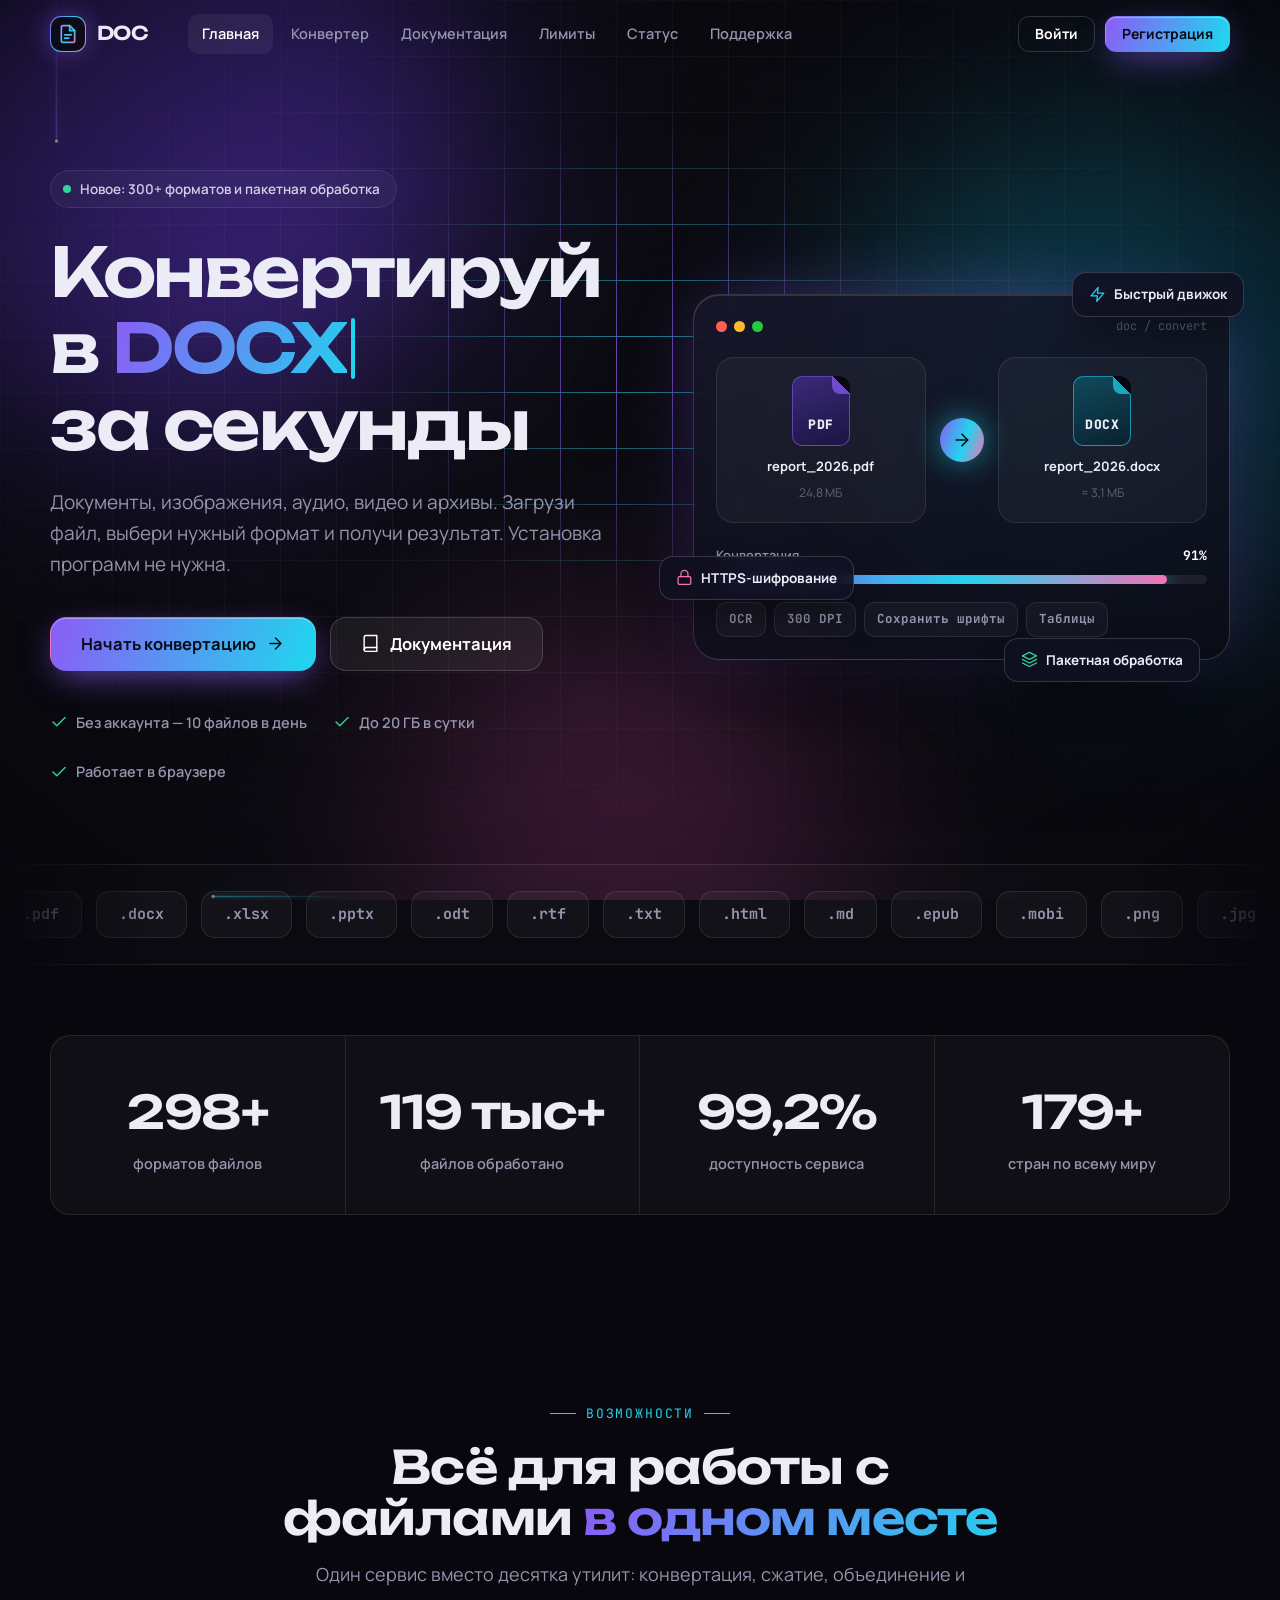
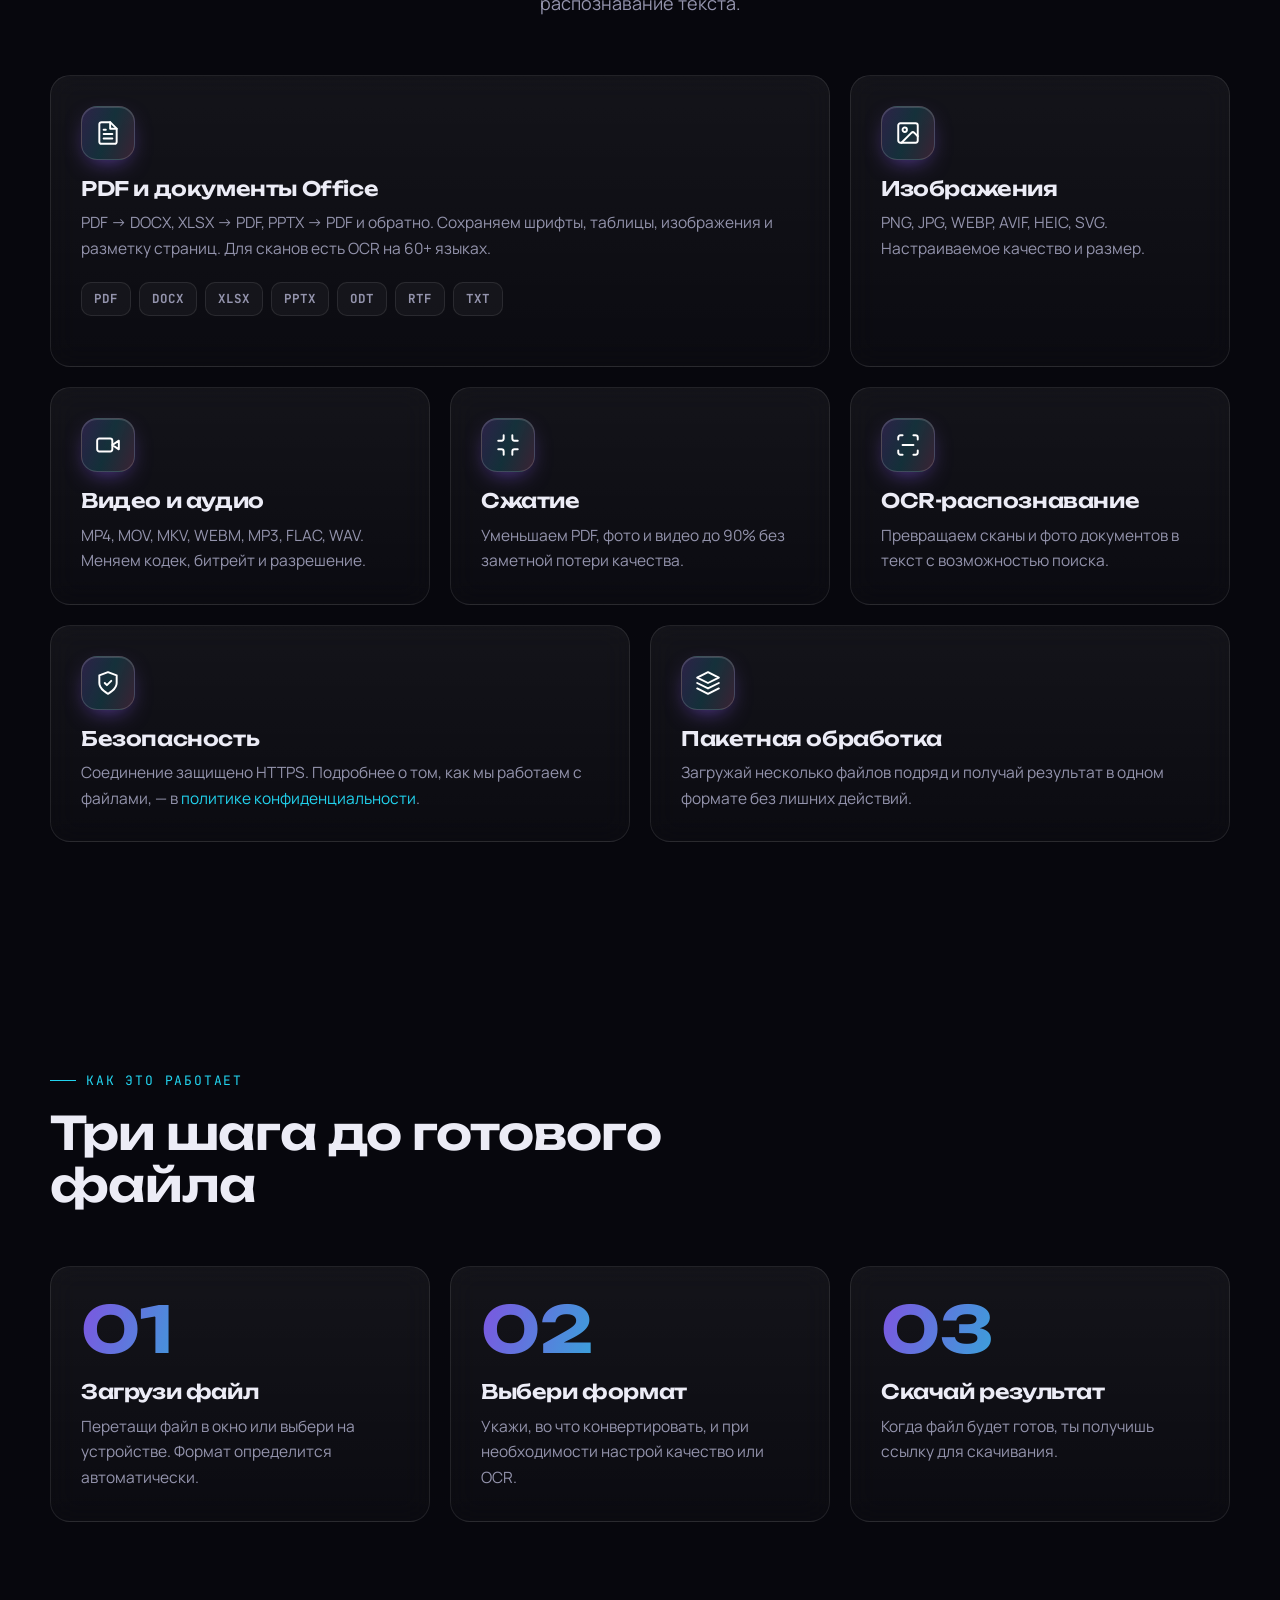
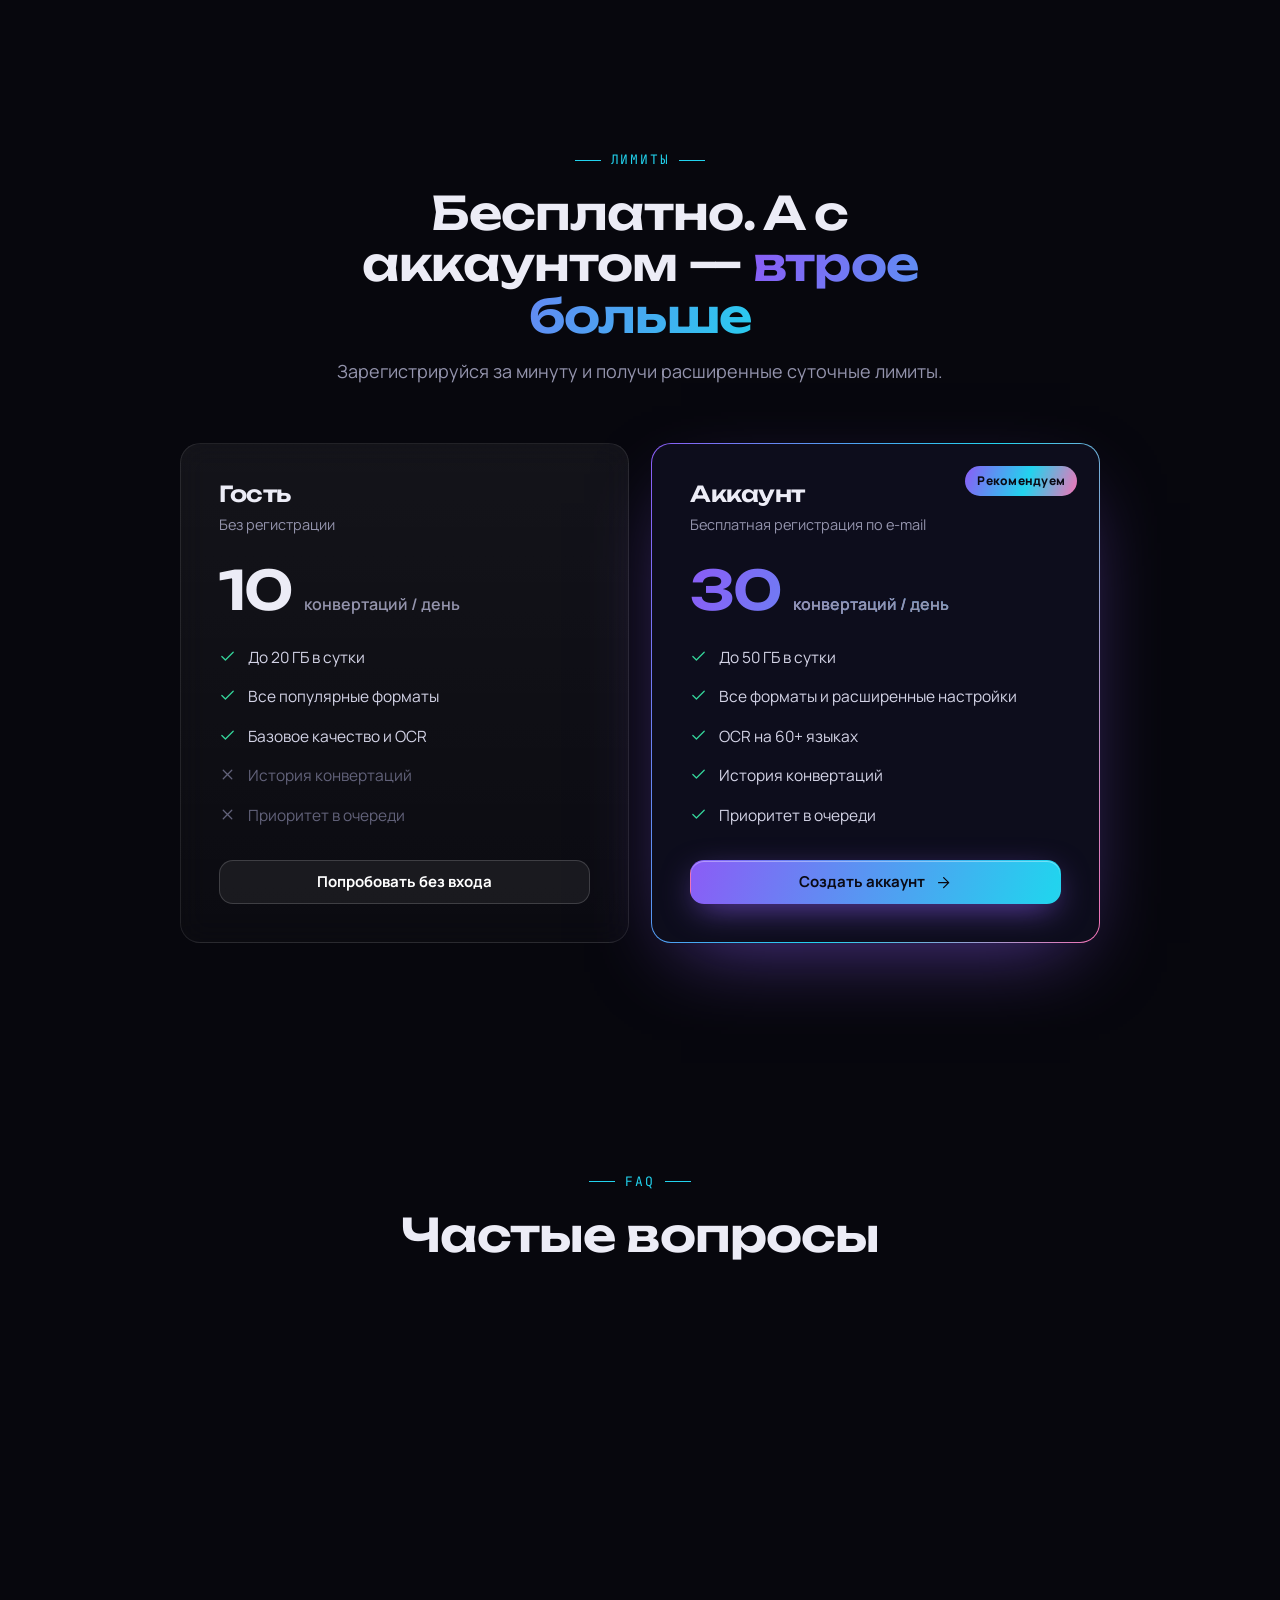
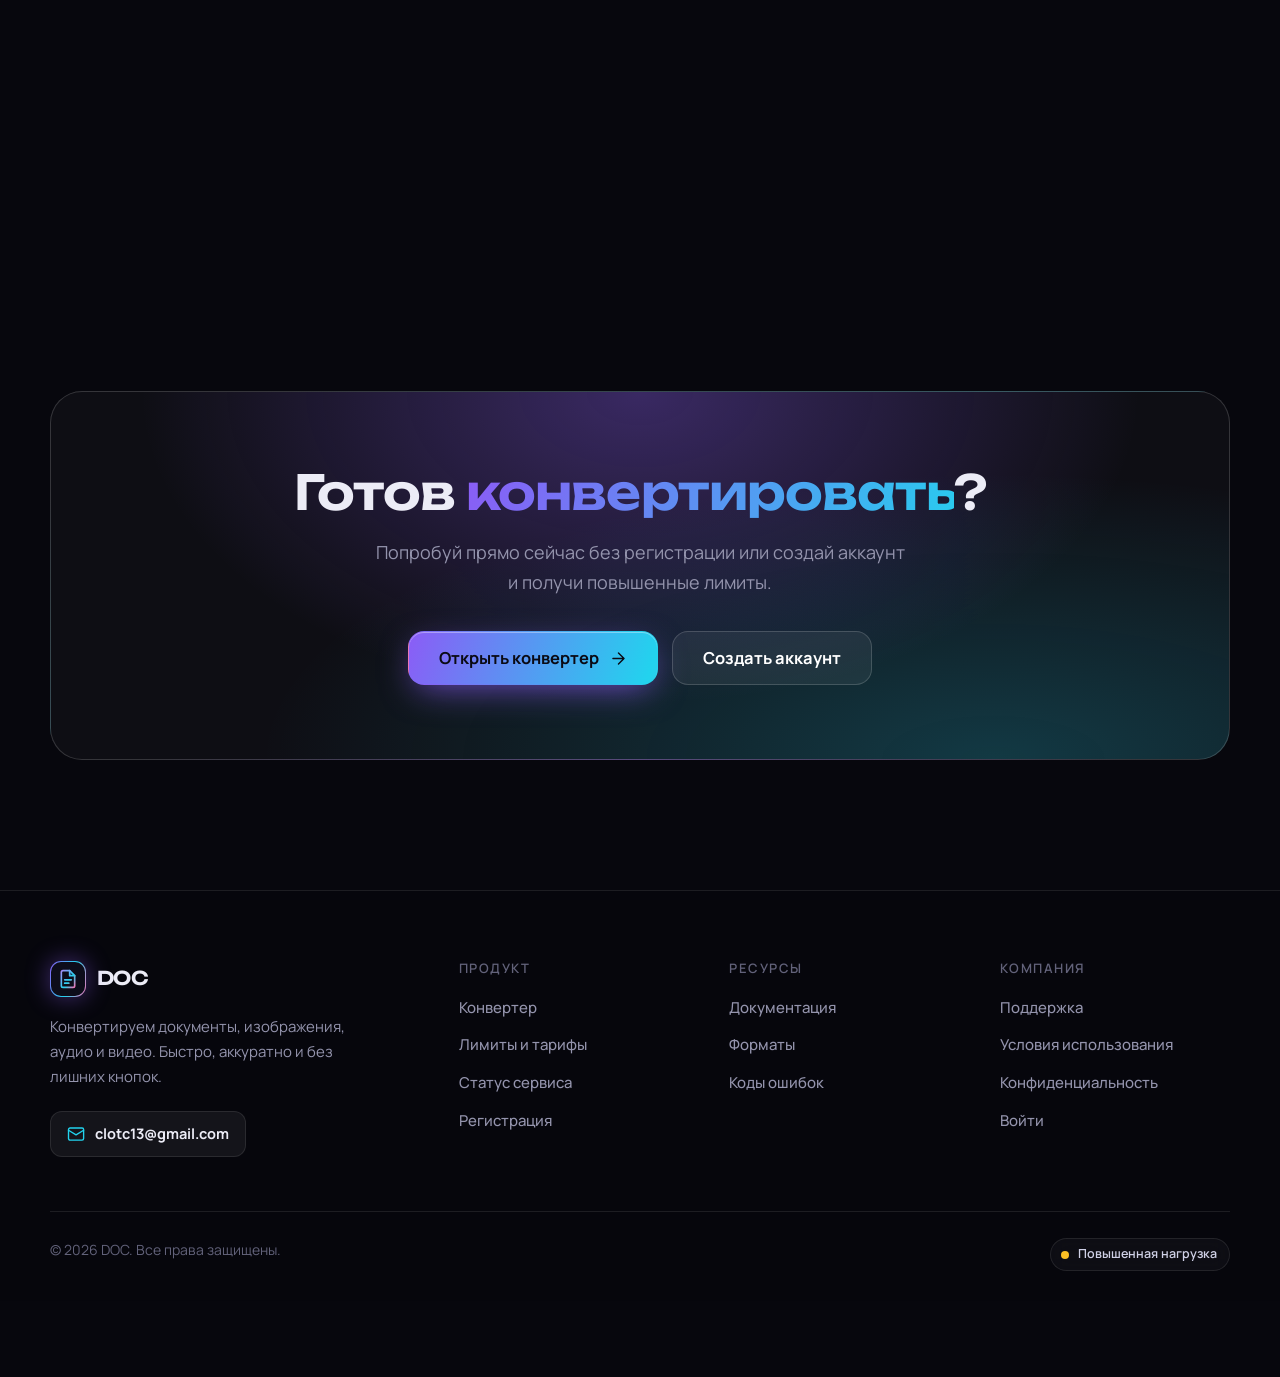
<file: index.html>
<!doctype html>
<html lang="ru">
<head>
  <meta charset="utf-8">
  <meta name="viewport" content="width=device-width, initial-scale=1">
  <title>DOC — конвертер файлов онлайн: PDF, DOCX, изображения, аудио, видео</title>
  <meta name="description" content="DOC конвертирует 300+ форматов: PDF, DOCX, PNG, MP4, MP3 и другие. Быстро, удобно, без установки программ.">
  <meta name="theme-color" content="#07070d">
  <link rel="icon" href="assets/favicon.svg" type="image/svg+xml">
  <link rel="preconnect" href="https://fonts.googleapis.com">
  <link rel="preconnect" href="https://fonts.gstatic.com" crossorigin>
  <link href="https://fonts.googleapis.com/css2?family=JetBrains+Mono:wght@500;700;800&family=Manrope:wght@400;500;600;700;800&family=Unbounded:wght@500;600;700&display=swap&subset=cyrillic" rel="stylesheet">
  <link rel="stylesheet" href="css/style.css">
</head>
<body data-page="home">
<div id="site-header"></div>

<main>
  <!-- HERO -->
  <section class="hero">
    <div class="container hero-inner">
      <div>
        <span class="badge reveal"><span class="dot"></span>Новое: 300+ форматов и пакетная обработка</span>
        <h1 class="reveal" style="--d:.08s">Конвертируй<br>в <span class="grad-text typed" data-typed="PDF|DOCX|PNG|MP4|MP3|XLSX|WEBP|EPUB">PDF</span><span class="caret"></span><br>за секунды</h1>
        <p class="lead reveal" style="--d:.16s">Документы, изображения, аудио, видео и архивы. Загрузи файл, выбери нужный формат и получи результат. Установка программ не нужна.</p>
        <div class="hero-cta reveal" style="--d:.24s">
          <a class="btn primary lg" href="convert.html">Начать конвертацию <i data-i="arrow-right"></i></a>
          <a class="btn lg" href="docs.html"><i data-i="book"></i>Документация</a>
        </div>
        <div class="hero-meta reveal" style="--d:.32s">
          <span><i data-i="check"></i>Без аккаунта — 10 файлов в день</span>
          <span><i data-i="check"></i>До 20 ГБ в сутки</span>
          <span><i data-i="check"></i>Работает в браузере</span>
        </div>
      </div>

      <div class="visual reveal" style="--d:.2s">
        <div class="float-chip f1"><i data-i="zap"></i>Быстрый движок</div>
        <div class="float-chip f2"><i data-i="lock"></i>HTTPS-шифрование</div>
        <div class="float-chip f3"><i data-i="layers"></i>Пакетная обработка</div>
        <div class="mock" data-tilt>
          <div class="mock-bar"><i></i><i></i><i></i><span>doc / convert</span></div>
          <div class="mock-row">
            <div class="file-tile"><div class="ext">PDF</div><b>report_2026.pdf</b><small>24,8 МБ</small></div>
            <div class="mock-arrow"><i data-i="arrow-right"></i></div>
            <div class="file-tile to"><div class="ext">DOCX</div><b>report_2026.docx</b><small>≈ 3,1 МБ</small></div>
          </div>
          <div class="mock-progress">
            <div class="lbl"><span>Конвертация…</span><b data-mock-pct>0%</b></div>
            <div class="bar"><i data-mock-bar></i></div>
          </div>
          <div class="mock-chips"><span class="chip">OCR</span><span class="chip">300 DPI</span><span class="chip">Сохранить шрифты</span><span class="chip">Таблицы</span></div>
        </div>
      </div>
    </div>
  </section>

  <!-- MARQUEE -->
  <div class="marquee reveal" aria-label="Поддерживаемые форматы">
    <div class="marquee-track" id="fmtTrack"></div>
  </div>

  <!-- STATS -->
  <section class="section tight">
    <div class="container">
      <div class="stats reveal">
        <div class="stat"><b data-count="300" data-suffix="+">0</b><span>форматов файлов</span></div>
        <div class="stat"><b data-count="120" data-suffix=" тыс+">0</b><span>файлов обработано</span></div>
        <div class="stat"><b data-count="99.9" data-dec="1" data-suffix="%">0</b><span>доступность сервиса</span></div>
        <div class="stat"><b data-count="180" data-suffix="+">0</b><span>стран по всему миру</span></div>
      </div>
    </div>
  </section>

  <!-- FEATURES -->
  <section class="section" id="features">
    <div class="container">
      <div class="sec-head center reveal">
        <span class="eyebrow">Возможности</span>
        <h2>Всё для работы с файлами <span class="grad-text">в одном месте</span></h2>
        <p>Один сервис вместо десятка утилит: конвертация, сжатие, объединение и распознавание текста.</p>
      </div>
      <div class="bento">
        <div class="card lift b-4 reveal">
          <div class="icon-box"><i data-i="file-text"></i></div>
          <h3>PDF и документы Office</h3>
          <p>PDF → DOCX, XLSX → PDF, PPTX → PDF и обратно. Сохраняем шрифты, таблицы, изображения и разметку страниц. Для сканов есть OCR на 60+ языках.</p>
          <div class="tags" style="margin-top:20px"><span class="chip">PDF</span><span class="chip">DOCX</span><span class="chip">XLSX</span><span class="chip">PPTX</span><span class="chip">ODT</span><span class="chip">RTF</span><span class="chip">TXT</span></div>
        </div>
        <div class="card lift b-2 reveal" style="--d:.08s">
          <div class="icon-box"><i data-i="image"></i></div>
          <h3>Изображения</h3>
          <p>PNG, JPG, WEBP, AVIF, HEIC, SVG. Настраиваемое качество и размер.</p>
        </div>
        <div class="card lift b-2 reveal">
          <div class="icon-box"><i data-i="video"></i></div>
          <h3>Видео и аудио</h3>
          <p>MP4, MOV, MKV, WEBM, MP3, FLAC, WAV. Меняем кодек, битрейт и разрешение.</p>
        </div>
        <div class="card lift b-2 reveal" style="--d:.08s">
          <div class="icon-box"><i data-i="minimize"></i></div>
          <h3>Сжатие</h3>
          <p>Уменьшаем PDF, фото и видео до 90% без заметной потери качества.</p>
        </div>
        <div class="card lift b-2 reveal" style="--d:.16s">
          <div class="icon-box"><i data-i="scan"></i></div>
          <h3>OCR-распознавание</h3>
          <p>Превращаем сканы и фото документов в текст с возможностью поиска.</p>
        </div>
        <div class="card lift b-3 reveal">
          <div class="icon-box"><i data-i="shield"></i></div>
          <h3>Безопасность</h3>
          <p>Соединение защищено HTTPS. Подробнее о том, как мы работаем с файлами, — в <a href="legal.html#privacy" style="color:var(--cyan)">политике конфиденциальности</a>.</p>
        </div>
        <div class="card lift b-3 reveal" style="--d:.08s">
          <div class="icon-box"><i data-i="layers"></i></div>
          <h3>Пакетная обработка</h3>
          <p>Загружай несколько файлов подряд и получай результат в одном формате без лишних действий.</p>
        </div>
      </div>
    </div>
  </section>

  <!-- STEPS -->
  <section class="section">
    <div class="container">
      <div class="sec-head reveal">
        <span class="eyebrow">Как это работает</span>
        <h2>Три шага до готового файла</h2>
      </div>
      <div class="steps">
        <div class="card step reveal"><div class="num">01</div><h3>Загрузи файл</h3><p>Перетащи файл в окно или выбери на устройстве. Формат определится автоматически.</p></div>
        <div class="card step reveal" style="--d:.1s"><div class="num">02</div><h3>Выбери формат</h3><p>Укажи, во что конвертировать, и при необходимости настрой качество или OCR.</p></div>
        <div class="card step reveal" style="--d:.2s"><div class="num">03</div><h3>Скачай результат</h3><p>Когда файл будет готов, ты получишь ссылку для скачивания.</p></div>
      </div>
    </div>
  </section>

  <!-- PLANS -->
  <section class="section">
    <div class="container">
      <div class="sec-head center reveal">
        <span class="eyebrow">Лимиты</span>
        <h2>Бесплатно. А с аккаунтом — <span class="grad-text">втрое больше</span></h2>
        <p>Зарегистрируйся за минуту и получи расширенные суточные лимиты.</p>
      </div>
      <div class="plans">
        <div class="card plan reveal">
          <h3>Гость</h3><div class="sub">Без регистрации</div>
          <div class="big">10 <small>конвертаций / день</small></div>
          <ul>
            <li><i data-i="check"></i>До 20 ГБ в сутки</li>
            <li><i data-i="check"></i>Все популярные форматы</li>
            <li><i data-i="check"></i>Базовое качество и OCR</li>
            <li class="off"><i data-i="x"></i>История конвертаций</li>
            <li class="off"><i data-i="x"></i>Приоритет в очереди</li>
          </ul>
          <a class="btn block" href="convert.html">Попробовать без входа</a>
        </div>
        <div class="card plan featured reveal" style="--d:.1s">
          <span class="tag">Рекомендуем</span>
          <h3>Аккаунт</h3><div class="sub">Бесплатная регистрация по e-mail</div>
          <div class="big grad-text">30 <small style="-webkit-text-fill-color:var(--muted)">конвертаций / день</small></div>
          <ul>
            <li><i data-i="check"></i>До 50 ГБ в сутки</li>
            <li><i data-i="check"></i>Все форматы и расширенные настройки</li>
            <li><i data-i="check"></i>OCR на 60+ языках</li>
            <li><i data-i="check"></i>История конвертаций</li>
            <li><i data-i="check"></i>Приоритет в очереди</li>
          </ul>
          <a class="btn primary block" href="register.html">Создать аккаунт <i data-i="arrow-right"></i></a>
        </div>
      </div>
    </div>
  </section>

  <!-- FAQ -->
  <section class="section">
    <div class="container">
      <div class="sec-head center reveal">
        <span class="eyebrow">FAQ</span>
        <h2>Частые вопросы</h2>
      </div>
      <div class="faq reveal">
        <details open><summary>Нужна ли регистрация?</summary><div class="ans">Нет. Без аккаунта доступно 10 конвертаций и до 20 ГБ в сутки. Зарегистрированным пользователям доступно 30 конвертаций и до 50 ГБ в сутки.</div></details>
        <details><summary>Какие форматы поддерживаются?</summary><div class="ans">Более 300 форматов: документы (PDF, DOCX, XLSX, PPTX, ODT), изображения (PNG, JPG, WEBP, AVIF, HEIC), аудио, видео, архивы и электронные книги. Полный список — в <a href="docs.html#formats" style="color:var(--cyan)">документации</a>.</div></details>
        <details><summary>Почему конвертация иногда не запускается?</summary><div class="ans">При высокой нагрузке запросы встают в очередь, и сервис может временно отвечать, что он перегружен. Попробуйте позже. Актуальное состояние — на <a href="status.html" style="color:var(--cyan)">странице статуса</a>.</div></details>
        <details><summary>Как сбросить лимиты?</summary><div class="ans">Суточные лимиты обновляются автоматически каждый день в 00:00 по UTC.</div></details>
        <details><summary>Куда писать, если возникла проблема?</summary><div class="ans">Напишите нам на <a href="mailto:clotc13@gmail.com" style="color:var(--cyan)">clotc13@gmail.com</a>. Опишите проблему и приложите скриншот — мы ответим как можно скорее.</div></details>
      </div>
    </div>
  </section>

  <!-- CTA -->
  <section class="section tight">
    <div class="container">
      <div class="cta reveal">
        <h2>Готов <span class="grad-text">конвертировать</span>?</h2>
        <p>Попробуй прямо сейчас без регистрации или создай аккаунт и получи повышенные лимиты.</p>
        <div class="row">
          <a class="btn primary lg" href="convert.html">Открыть конвертер <i data-i="arrow-right"></i></a>
          <a class="btn lg" href="register.html">Создать аккаунт</a>
        </div>
      </div>
    </div>
  </section>
</main>

<div id="site-footer"></div>
<script src="js/main.js" defer></script>
<script>
  // Лента форматов
  document.addEventListener('DOMContentLoaded', function () {
    var f = 'PDF DOCX XLSX PPTX ODT RTF TXT HTML MD EPUB MOBI PNG JPG WEBP AVIF GIF SVG HEIC TIFF BMP ICO MP3 WAV FLAC AAC OGG M4A MP4 MOV MKV WEBM AVI ZIP 7Z RAR TAR CSV JSON'.split(' ');
    var html = f.map(function (x) { return '<span>.' + x.toLowerCase() + '</span>'; }).join('');
    document.getElementById('fmtTrack').innerHTML = html + html;
  });
</script>
</body>
</html>
</file>
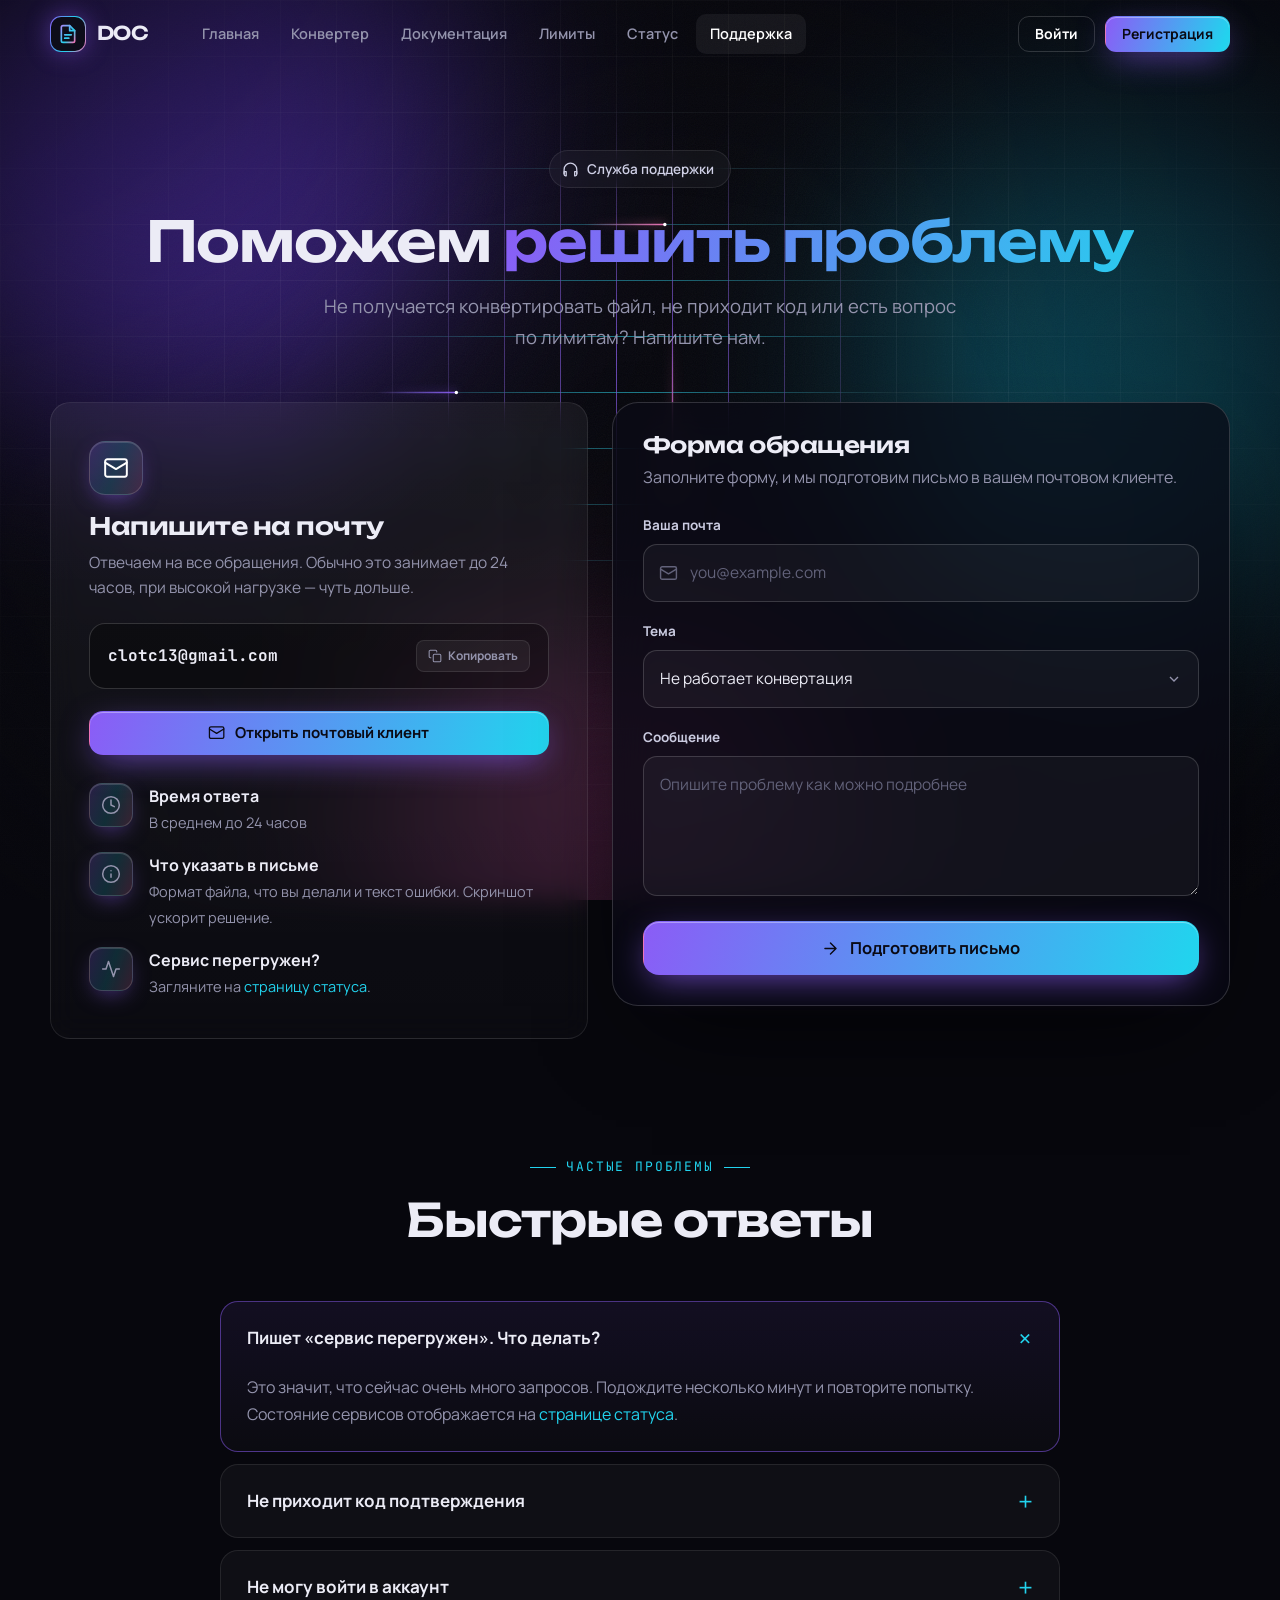
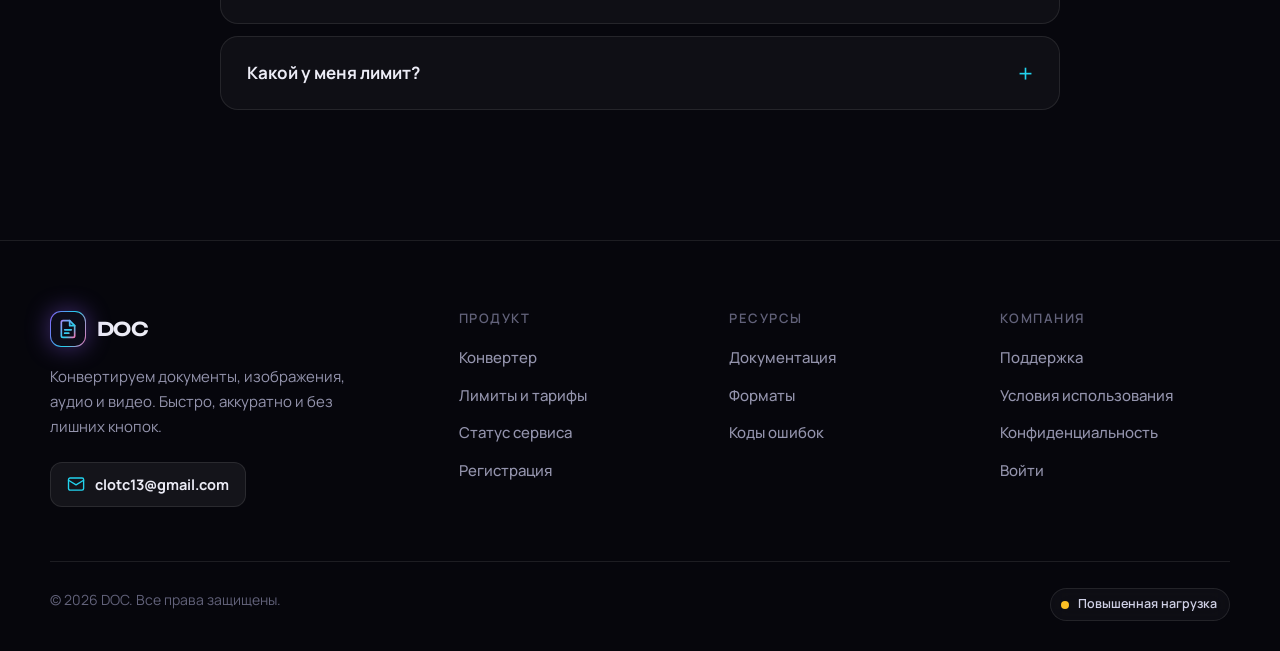
<file: contact.html>
<!doctype html>
<html lang="ru">
<head>
  <meta charset="utf-8">
  <meta name="viewport" content="width=device-width, initial-scale=1">
  <title>Поддержка — DOC</title>
  <meta name="description" content="Свяжитесь с поддержкой DOC: clotc13@gmail.com. Поможем решить любую проблему.">
  <meta name="theme-color" content="#07070d">
  <link rel="icon" href="assets/favicon.svg" type="image/svg+xml">
  <link rel="preconnect" href="https://fonts.googleapis.com">
  <link rel="preconnect" href="https://fonts.gstatic.com" crossorigin>
  <link href="https://fonts.googleapis.com/css2?family=JetBrains+Mono:wght@500;700;800&family=Manrope:wght@400;500;600;700;800&family=Unbounded:wght@500;600;700&display=swap&subset=cyrillic" rel="stylesheet">
  <link rel="stylesheet" href="css/style.css">
</head>
<body data-page="contact">
<div id="site-header"></div>

<main>
  <section class="page-head">
    <div class="container">
      <span class="badge reveal"><i data-i="headset"></i>Служба поддержки</span>
      <h1 class="reveal" style="--d:.06s">Поможем <span class="grad-text">решить проблему</span></h1>
      <p class="reveal" style="--d:.12s">Не получается конвертировать файл, не приходит код или есть вопрос по лимитам? Напишите нам.</p>
    </div>
  </section>

  <section class="container" style="padding-bottom:40px">
    <div class="contact">
      <div class="card mail-card reveal">
        <div class="icon-box"><i data-i="mail"></i></div>
        <h3 style="font-size:24px">Напишите на почту</h3>
        <p>Отвечаем на все обращения. Обычно это занимает до 24 часов, при высокой нагрузке — чуть дольше.</p>
        <div class="addr"><span style="flex:1">clotc13@gmail.com</span><button class="copy-btn" data-copy="clotc13@gmail.com"><i data-i="copy"></i>Копировать</button></div>
        <a class="btn primary block" href="mailto:clotc13@gmail.com?subject=DOC%3A%20вопрос%20по%20сервису"><i data-i="mail"></i>Открыть почтовый клиент</a>
        <div class="rows">
          <div class="rowi"><div class="icon-box"><i data-i="clock"></i></div><div><b>Время ответа</b><span>В среднем до 24 часов</span></div></div>
          <div class="rowi"><div class="icon-box"><i data-i="info"></i></div><div><b>Что указать в письме</b><span>Формат файла, что вы делали и текст ошибки. Скриншот ускорит решение.</span></div></div>
          <div class="rowi"><div class="icon-box"><i data-i="activity"></i></div><div><b>Сервис перегружен?</b><span>Загляните на <a href="status.html" style="color:var(--cyan)">страницу статуса</a>.</span></div></div>
        </div>
      </div>

      <div class="panel reveal" style="--d:.1s">
        <h3 style="font-size:22px;margin-bottom:6px">Форма обращения</h3>
        <p style="color:var(--muted);margin-bottom:24px">Заполните форму, и мы подготовим письмо в вашем почтовом клиенте.</p>
        <form id="cForm" novalidate>
          <div class="field">
            <label for="cEmail">Ваша почта</label>
            <div class="input-wrap"><i data-i="mail"></i><input class="input" id="cEmail" type="email" placeholder="you@example.com" autocomplete="email"></div>
            <div class="field-err" id="cEmailErr">Введите корректный адрес почты</div>
          </div>
          <div class="field">
            <label for="cTopic">Тема</label>
            <select class="input" id="cTopic">
              <option>Не работает конвертация</option>
              <option>Проблема с регистрацией или входом</option>
              <option>Не приходит код подтверждения</option>
              <option>Вопрос по лимитам</option>
              <option>Другое</option>
            </select>
          </div>
          <div class="field">
            <label for="cMsg">Сообщение</label>
            <textarea class="input" id="cMsg" placeholder="Опишите проблему как можно подробнее"></textarea>
            <div class="field-err" id="cMsgErr">Опишите проблему (не менее 10 символов)</div>
          </div>
          <button class="btn primary lg block" type="submit"><i data-i="arrow-right"></i><span>Подготовить письмо</span></button>
        </form>
      </div>
    </div>
  </section>

  <section class="section tight">
    <div class="container">
      <div class="sec-head center reveal"><span class="eyebrow">Частые проблемы</span><h2>Быстрые ответы</h2></div>
      <div class="faq reveal">
        <details open><summary>Пишет «сервис перегружен». Что делать?</summary><div class="ans">Это значит, что сейчас очень много запросов. Подождите несколько минут и повторите попытку. Состояние сервисов отображается на <a href="status.html" style="color:var(--cyan)">странице статуса</a>.</div></details>
        <details><summary>Не приходит код подтверждения</summary><div class="ans">Проверьте папку «Спам» и правильность адреса. Повторно отправить код можно через 60 секунд. Если письмо так и не пришло, напишите нам.</div></details>
        <details><summary>Не могу войти в аккаунт</summary><div class="ans">Проверьте почту и пароль. Если забыли пароль, воспользуйтесь <a href="forgot.html" style="color:var(--cyan)">восстановлением</a>.</div></details>
        <details><summary>Какой у меня лимит?</summary><div class="ans">Гость: 10 конвертаций и до 20 ГБ в сутки. Аккаунт: 30 конвертаций и до 50 ГБ в сутки. Подробности — на странице <a href="pricing.html" style="color:var(--cyan)">лимитов</a>.</div></details>
      </div>
    </div>
  </section>
</main>

<div id="site-footer"></div>
<script src="js/main.js" defer></script>
<script>
  document.addEventListener('DOMContentLoaded', function () {
    var form = document.getElementById('cForm');
    form.addEventListener('submit', function (e) {
      e.preventDefault();
      var email = document.getElementById('cEmail'), msg = document.getElementById('cMsg');
      var okE = Morphio.isEmail(email.value.trim()), okM = msg.value.trim().length >= 10;
      email.classList.toggle('bad', !okE); document.getElementById('cEmailErr').classList.toggle('show', !okE);
      msg.classList.toggle('bad', !okM); document.getElementById('cMsgErr').classList.toggle('show', !okM);
      if (!okE || !okM) return;
      var subject = 'DOC: ' + document.getElementById('cTopic').value;
      var body = msg.value.trim() + '\n\n— ' + email.value.trim();
      window.location.href = 'mailto:' + Morphio.email + '?subject=' + encodeURIComponent(subject) + '&body=' + encodeURIComponent(body);
      window.toast('Открываем почтовый клиент…', 'ok');
    });
  });
</script>
</body>
</html>
</file>
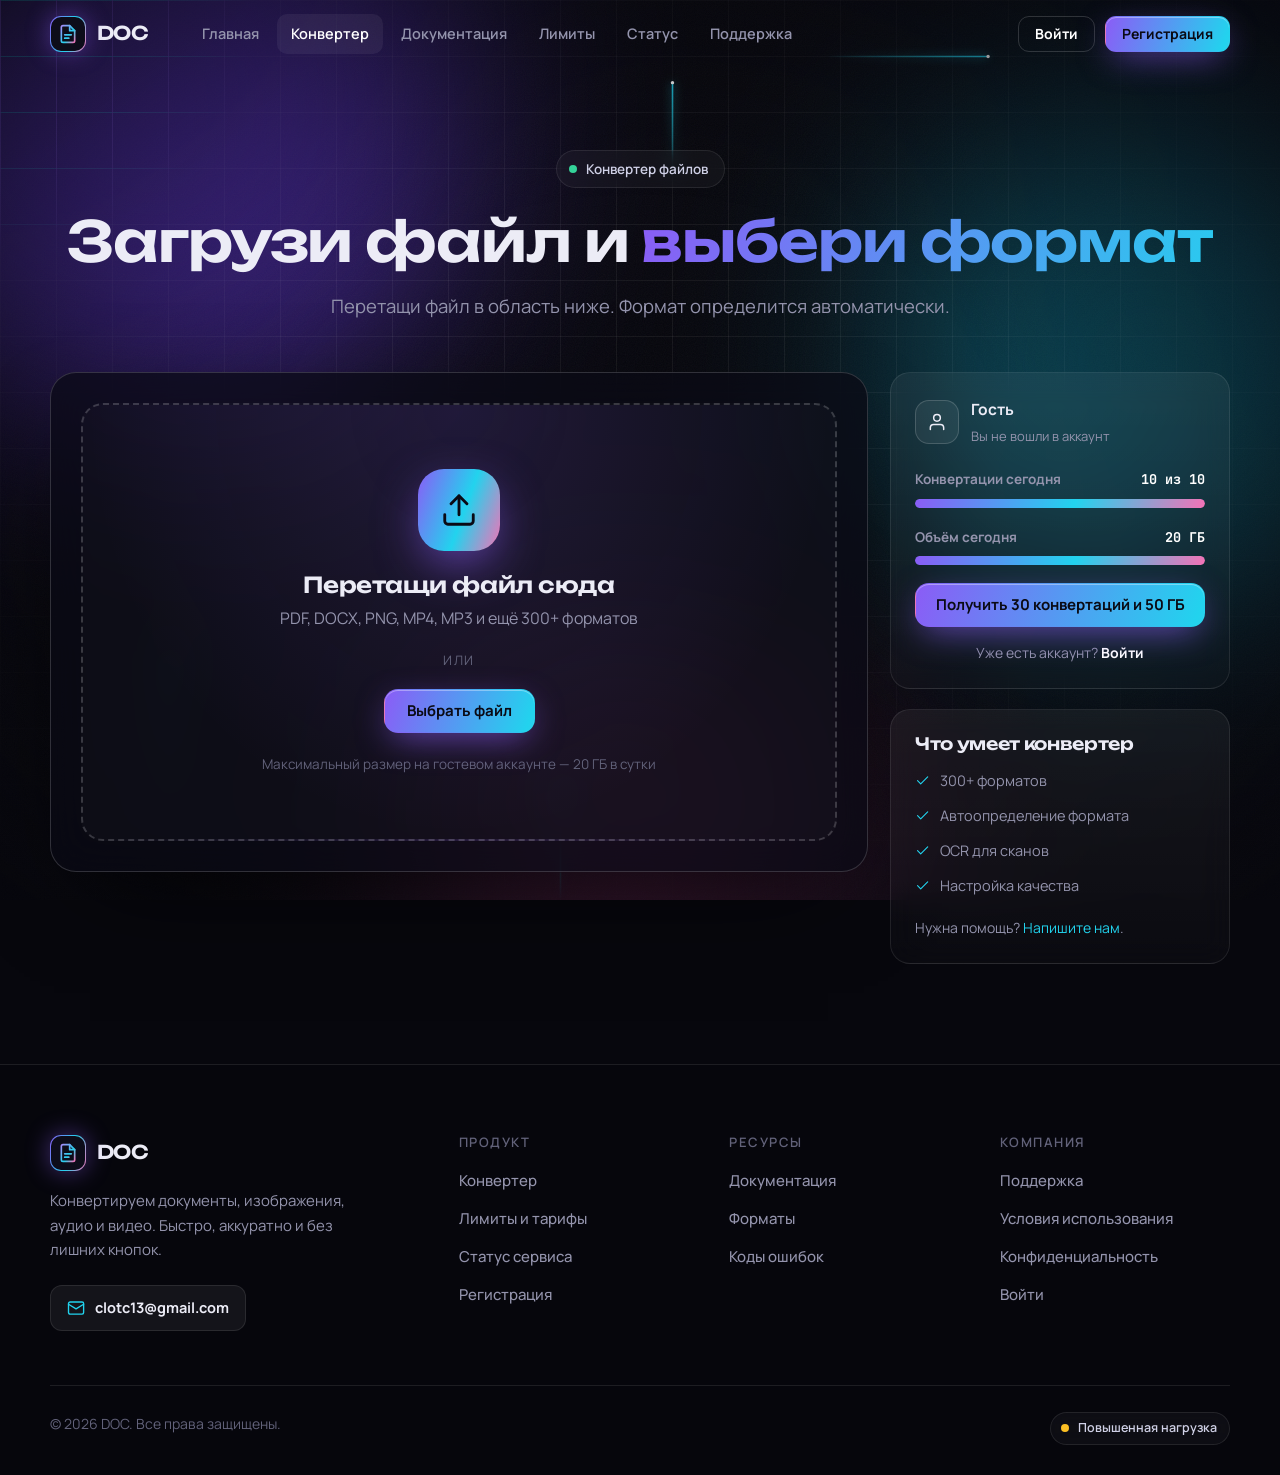
<file: convert.html>
<!doctype html>
<html lang="ru">
<head>
  <meta charset="utf-8">
  <meta name="viewport" content="width=device-width, initial-scale=1">
  <title>Онлайн-конвертер файлов — DOC</title>
  <meta name="description" content="Конвертируйте PDF, DOCX, изображения, аудио и видео онлайн. 10 конвертаций в день без регистрации.">
  <meta name="theme-color" content="#07070d">
  <link rel="icon" href="assets/favicon.svg" type="image/svg+xml">
  <link rel="preconnect" href="https://fonts.googleapis.com">
  <link rel="preconnect" href="https://fonts.gstatic.com" crossorigin>
  <link href="https://fonts.googleapis.com/css2?family=JetBrains+Mono:wght@500;700;800&family=Manrope:wght@400;500;600;700;800&family=Unbounded:wght@500;600;700&display=swap&subset=cyrillic" rel="stylesheet">
  <link rel="stylesheet" href="css/style.css">
</head>
<body data-page="convert">
<div id="site-header"></div>

<main>
  <section class="page-head">
    <div class="container">
      <span class="badge reveal"><span class="dot"></span>Конвертер файлов</span>
      <h1 class="reveal" style="--d:.06s">Загрузи файл и <span class="grad-text">выбери формат</span></h1>
      <p class="reveal" style="--d:.12s">Перетащи файл в область ниже. Формат определится автоматически.</p>
    </div>
  </section>

  <section class="container" style="padding-bottom:40px">
    <div class="conv">
      <div class="panel reveal">
        <!-- Шаг 1: загрузка -->
        <div id="stepUpload">
          <label class="drop" id="drop" for="fileInput" tabindex="0">
            <div class="up"><i data-i="upload"></i></div>
            <h3>Перетащи файл сюда</h3>
            <p>PDF, DOCX, PNG, MP4, MP3 и ещё 300+ форматов</p>
            <div class="or">или</div>
            <span class="btn primary">Выбрать файл</span>
            <p style="margin-top:20px;font-size:13.5px;color:var(--dim)" id="dropLimit">Максимальный размер на гостевом аккаунте — 20 ГБ в сутки</p>
            <input type="file" id="fileInput">
          </label>
        </div>

        <!-- Шаг 2: настройки -->
        <div id="stepSettings" hidden>
          <div class="file-card">
            <div class="ext" id="fExt">PDF</div>
            <div class="info"><b id="fName">file.pdf</b><small id="fMeta">24 МБ</small></div>
            <button class="icon-btn" id="fRemove" title="Убрать файл" aria-label="Убрать файл"><i data-i="x"></i></button>
          </div>

          <div class="sec-label">Конвертировать в</div>
          <div class="tabs" id="tabs" role="tablist"></div>
          <div class="fmt-grid" id="fmts"></div>

          <div class="sec-label">Настройки</div>
          <div class="opts">
            <div class="opt">
              <label for="quality">Качество <span id="qVal">85%</span></label>
              <input type="range" id="quality" min="10" max="100" value="85">
            </div>
            <div class="opt">
              <label class="switch" for="ocr"><div>OCR-распознавание<small>Для сканов и изображений с текстом</small></div><input type="checkbox" id="ocr"></label>
            </div>
          </div>

          <button class="btn primary lg block go" id="goBtn" disabled><i data-i="zap"></i><span>Выбери формат</span></button>

          <div class="queue" id="queue" hidden>
            <div class="q-steps" id="qSteps">
              <div class="q-step" data-s="0"><span class="st"></span>Проверка файла</div>
              <div class="q-step" data-s="1"><span class="st"></span>Подключение к серверу конвертации</div>
              <div class="q-step" data-s="2"><span class="st"></span>Постановка в очередь</div>
              <div class="q-step" data-s="3"><span class="st"></span>Запуск конвертации</div>
            </div>
            <div class="overload" id="overload" hidden>
              <h4><i data-i="server"></i>Сервис перегружен</h4>
              <p>Сервис перегружен, попробуйте позже. У нас сейчас очень много запросов, и мы обрабатываем их по очереди. Ваш файл не потерян.</p>
              <div class="meta"><span id="qPos">Очередь: 4 812</span><span>Код: 503 service_overloaded</span></div>
              <div class="row">
                <button class="btn" id="retryBtn" disabled><i data-i="refresh"></i><span>Повторить через 20 с</span></button>
                <a class="btn ghost" href="status.html"><i data-i="activity"></i>Статус сервиса</a>
              </div>
            </div>
          </div>
        </div>
      </div>

      <aside class="side-stack">
        <div class="card reveal" style="--d:.08s">
          <div class="who">
            <div class="av"><i data-i="user"></i></div>
            <div><b>Гость</b><small>Вы не вошли в аккаунт</small></div>
          </div>
          <div class="meter">
            <div class="lbl"><span>Конвертации сегодня</span><b>10 из 10</b></div>
            <div class="bar"><i></i></div>
          </div>
          <div class="meter">
            <div class="lbl"><span>Объём сегодня</span><b>20 ГБ</b></div>
            <div class="bar"><i></i></div>
          </div>
          <a class="btn primary block" href="register.html">Получить 30 конвертаций и 50 ГБ</a>
          <p style="text-align:center;margin-top:14px;font-size:14px;color:var(--muted)">Уже есть аккаунт? <a href="login.html" style="color:#fff;font-weight:700">Войти</a></p>
        </div>

        <div class="card reveal" style="--d:.14s">
          <h3 style="margin:0 0 16px;font-size:17px">Что умеет конвертер</h3>
          <ul class="mini-list">
            <li><i data-i="check"></i>300+ форматов</li>
            <li><i data-i="check"></i>Автоопределение формата</li>
            <li><i data-i="check"></i>OCR для сканов</li>
            <li><i data-i="check"></i>Настройка качества</li>
          </ul>
          <p style="margin-top:18px;font-size:14px;color:var(--muted)">Нужна помощь? <a href="contact.html" style="color:var(--cyan)">Напишите нам</a>.</p>
        </div>
      </aside>
    </div>
  </section>
</main>

<div id="site-footer"></div>
<script src="js/main.js" defer></script>
<script src="js/convert.js" defer></script>
</body>
</html>
</file>
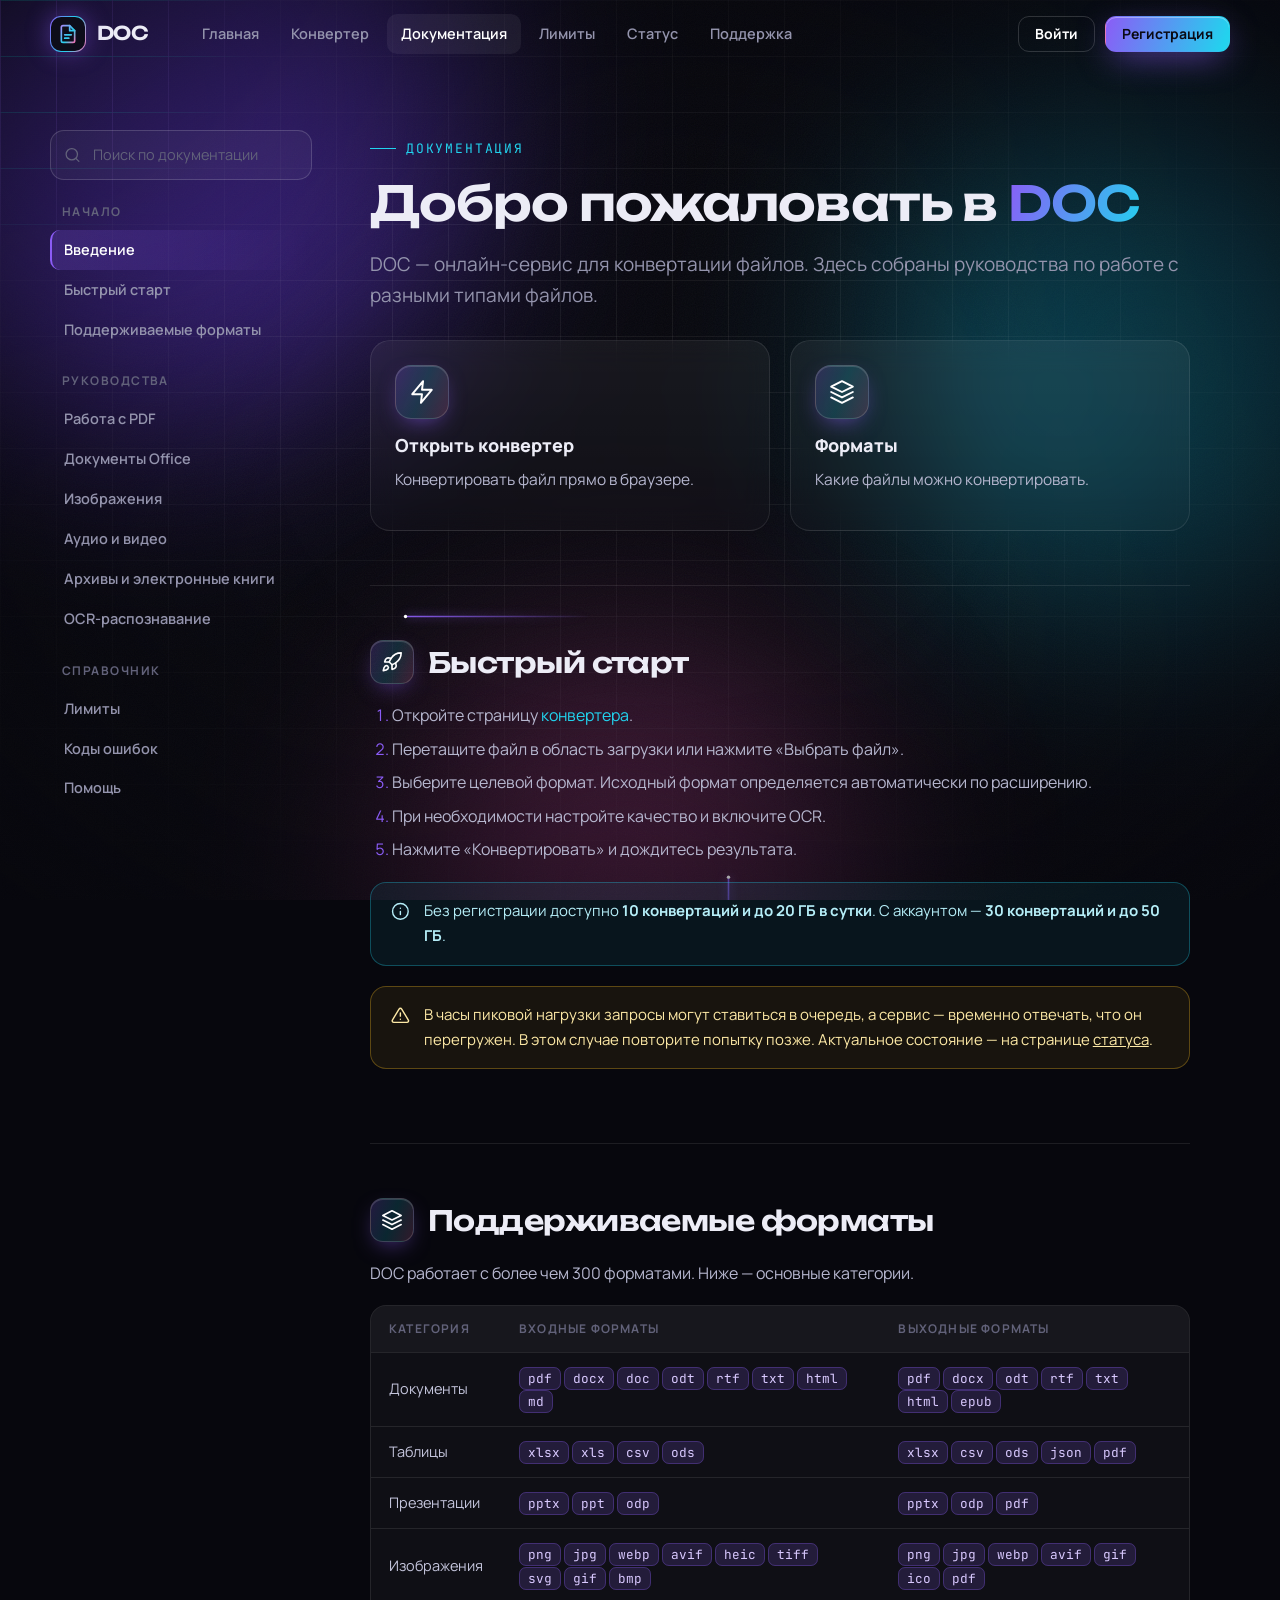
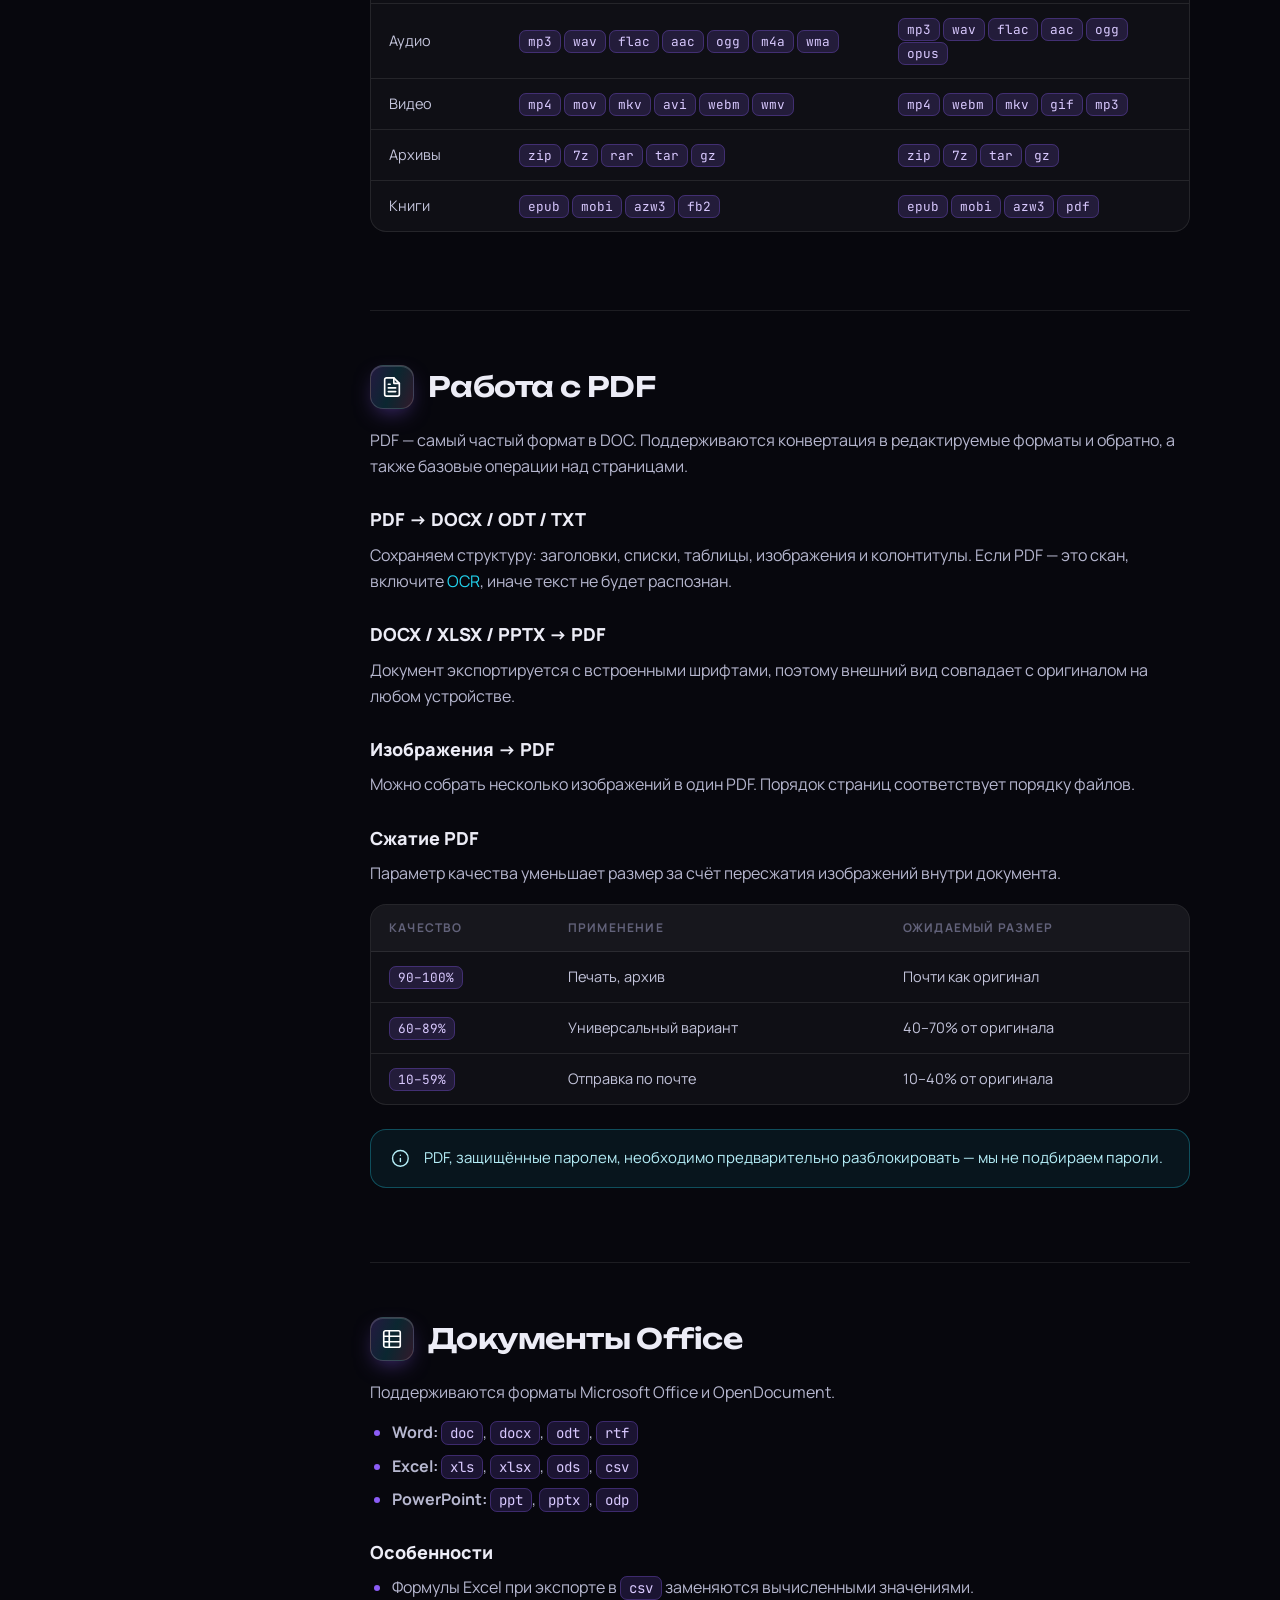
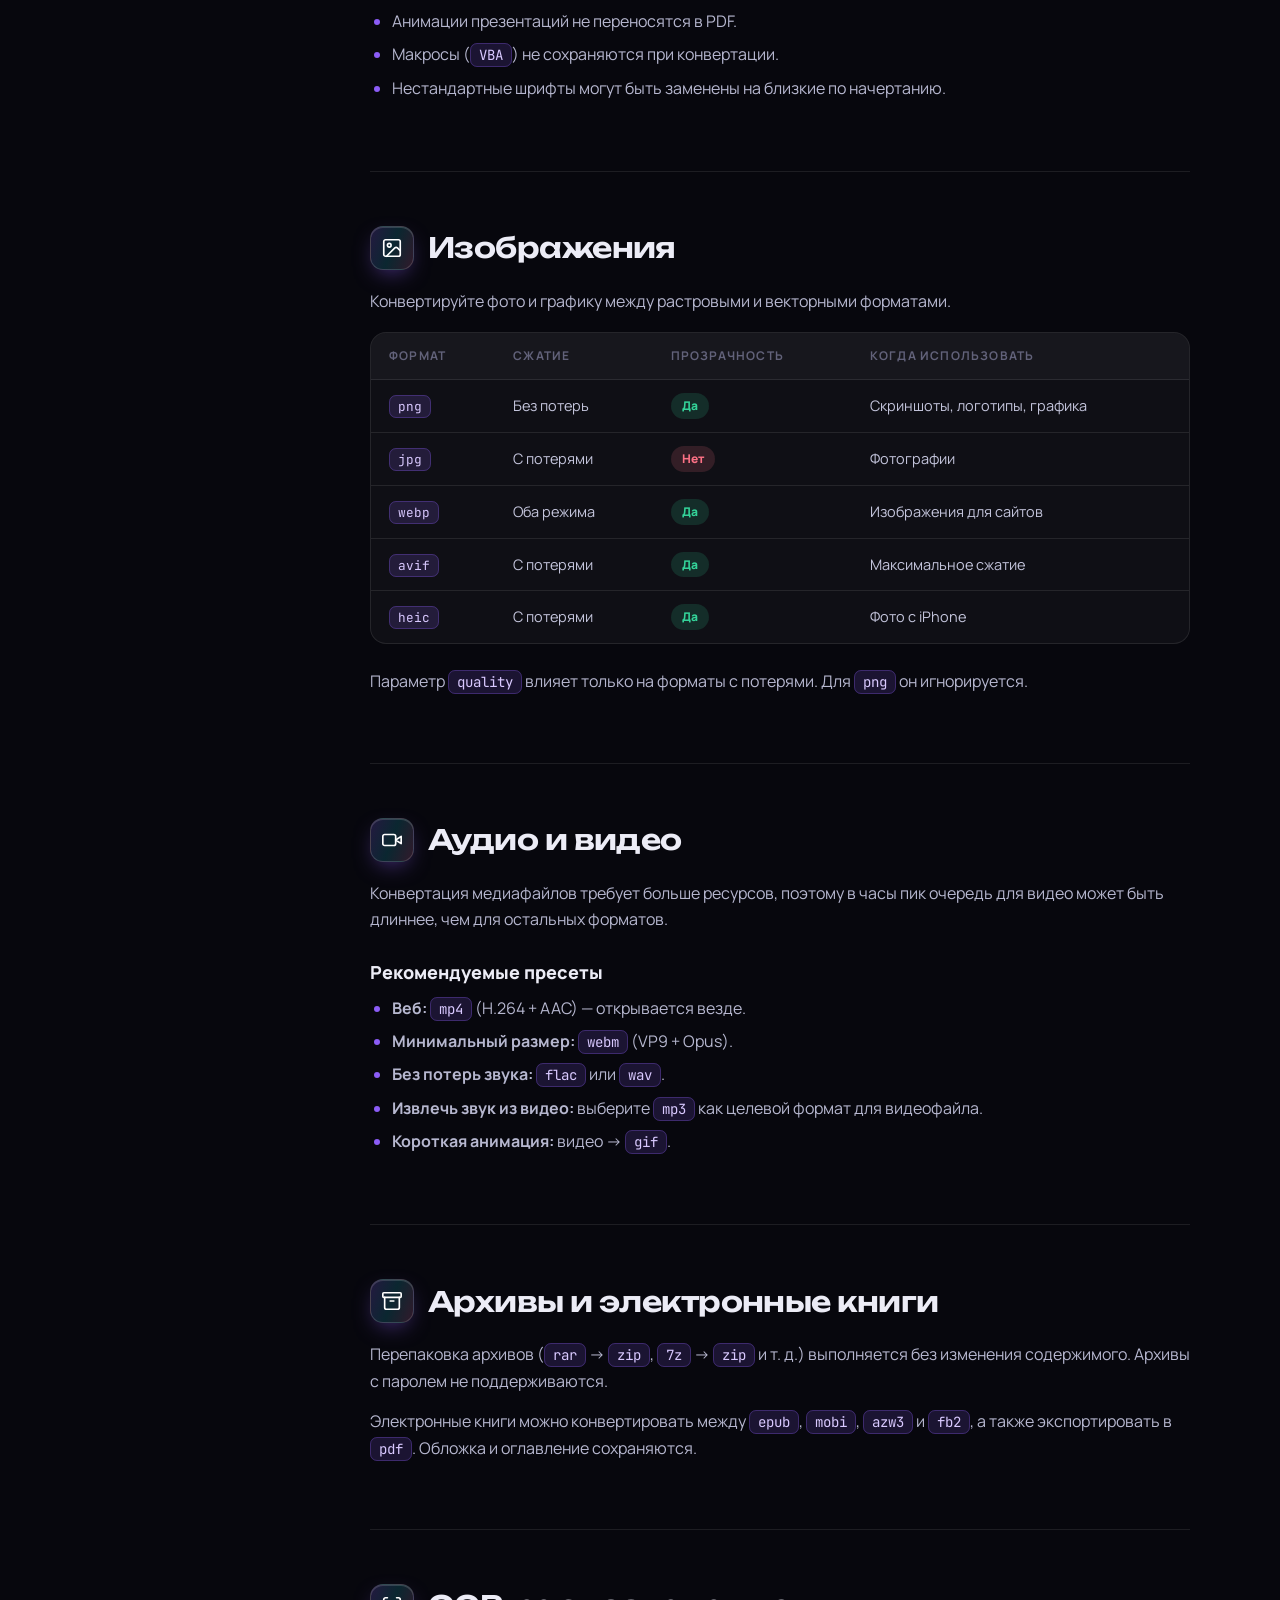
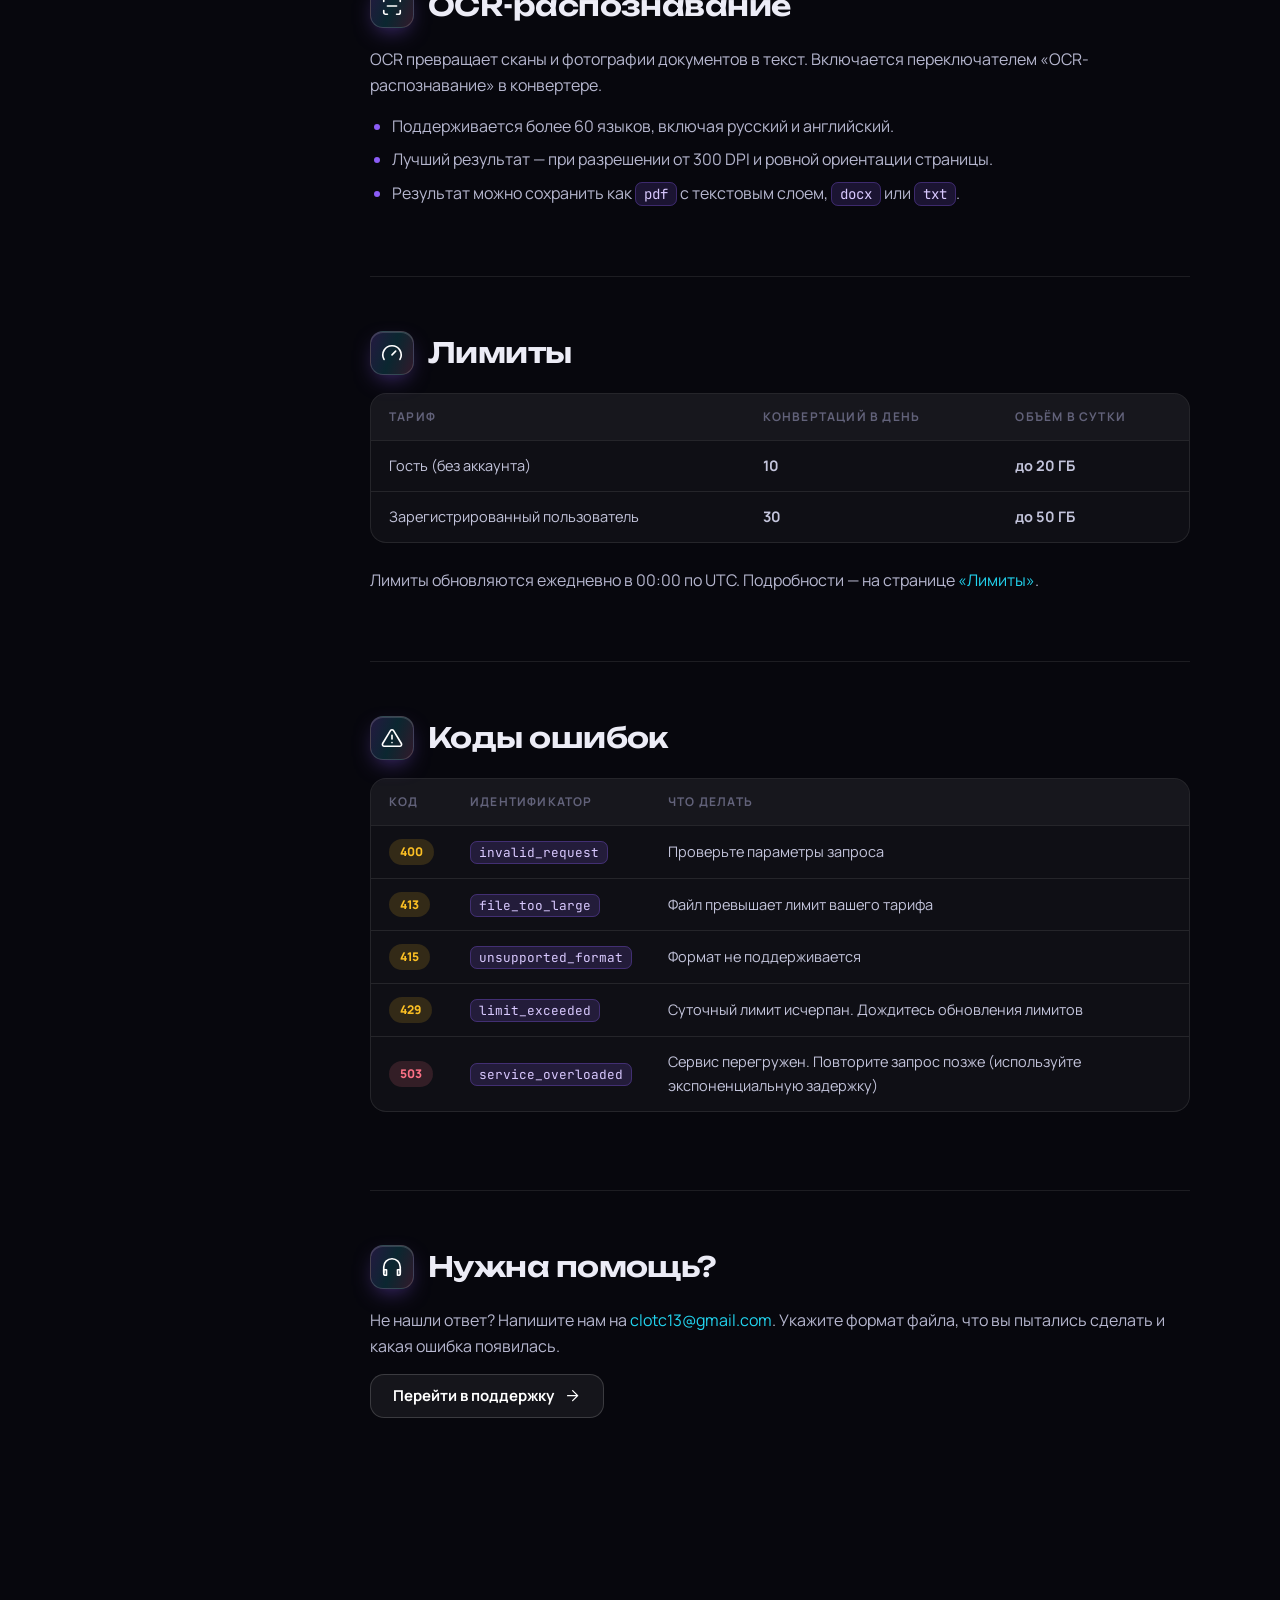
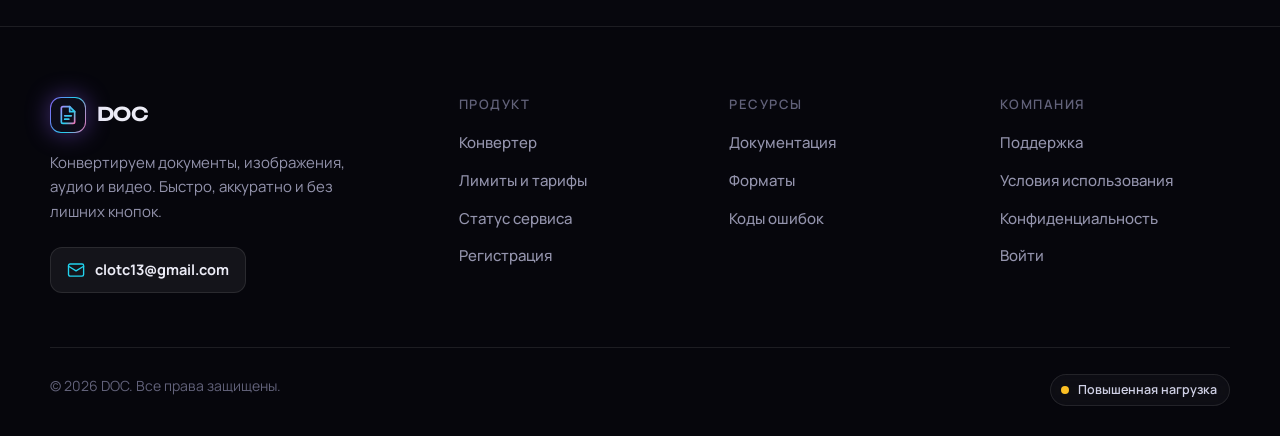
<file: docs.html>
<!doctype html>
<html lang="ru">
<head>
  <meta charset="utf-8">
  <meta name="viewport" content="width=device-width, initial-scale=1">
  <title>Документация — DOC</title>
  <meta name="description" content="Документация DOC: работа с PDF, документами Office, изображениями, аудио и видео, OCR.">
  <meta name="theme-color" content="#07070d">
  <link rel="icon" href="assets/favicon.svg" type="image/svg+xml">
  <link rel="preconnect" href="https://fonts.googleapis.com">
  <link rel="preconnect" href="https://fonts.gstatic.com" crossorigin>
  <link href="https://fonts.googleapis.com/css2?family=JetBrains+Mono:wght@500;700;800&family=Manrope:wght@400;500;600;700;800&family=Unbounded:wght@500;600;700&display=swap&subset=cyrillic" rel="stylesheet">
  <link rel="stylesheet" href="css/style.css">
</head>
<body data-page="docs">
<div id="site-header"></div>

<main class="container docs">
  <aside class="docs-nav" id="docsNav">
    <div class="docs-search input-wrap">
      <i data-i="search"></i>
      <input class="input" id="docsSearch" type="search" placeholder="Поиск по документации" aria-label="Поиск по документации" autocomplete="off">
    </div>
    <h5>Начало</h5>
    <a href="#intro">Введение</a>
    <a href="#quickstart">Быстрый старт</a>
    <a href="#formats">Поддерживаемые форматы</a>
    <h5>Руководства</h5>
    <a href="#pdf">Работа с PDF</a>
    <a href="#office">Документы Office</a>
    <a href="#images">Изображения</a>
    <a href="#media">Аудио и видео</a>
    <a href="#archives">Архивы и электронные книги</a>
    <a href="#ocr">OCR-распознавание</a>
    <h5>Справочник</h5>
    <a href="#limits">Лимиты</a>
    <a href="#errors">Коды ошибок</a>
    <a href="#help">Помощь</a>
    <p id="noResults" style="display:none;color:var(--dim);padding:10px 12px;font-size:14px">Ничего не найдено</p>
  </aside>

  <article class="doc">
    <section id="intro" class="reveal">
      <span class="eyebrow">Документация</span>
      <h1>Добро пожаловать в <span class="grad-text">DOC</span></h1>
      <p class="lead">DOC — онлайн-сервис для конвертации файлов. Здесь собраны руководства по работе с разными типами файлов.</p>
      <div class="grid-2" style="margin-top:28px">
        <a class="card lift" href="convert.html" style="padding:24px"><div class="icon-box"><i data-i="zap"></i></div><h3 style="margin-top:16px">Открыть конвертер</h3><p>Конвертировать файл прямо в браузере.</p></a>
        <a class="card lift" href="#formats" style="padding:24px"><div class="icon-box"><i data-i="layers"></i></div><h3 style="margin-top:16px">Форматы</h3><p>Какие файлы можно конвертировать.</p></a>
      </div>
    </section>

    <section id="quickstart" class="reveal">
      <h2><span class="icon-box"><i data-i="rocket"></i></span>Быстрый старт</h2>
      <ol>
        <li>Откройте страницу <a href="convert.html" style="color:var(--cyan)">конвертера</a>.</li>
        <li>Перетащите файл в область загрузки или нажмите «Выбрать файл».</li>
        <li>Выберите целевой формат. Исходный формат определяется автоматически по расширению.</li>
        <li>При необходимости настройте качество и включите OCR.</li>
        <li>Нажмите «Конвертировать» и дождитесь результата.</li>
      </ol>
      <div class="callout info"><i data-i="info"></i><p>Без регистрации доступно <b>10 конвертаций и до 20 ГБ в сутки</b>. С аккаунтом — <b>30 конвертаций и до 50 ГБ</b>.</p></div>
      <div class="callout warn"><i data-i="alert"></i><p>В часы пиковой нагрузки запросы могут ставиться в очередь, а сервис — временно отвечать, что он перегружен. В этом случае повторите попытку позже. Актуальное состояние — на странице <a href="status.html" style="text-decoration:underline">статуса</a>.</p></div>
    </section>

    <section id="formats" class="reveal">
      <h2><span class="icon-box"><i data-i="layers"></i></span>Поддерживаемые форматы</h2>
      <p>DOC работает с более чем 300 форматами. Ниже — основные категории.</p>
      <div class="table-wrap"><table>
        <thead><tr><th>Категория</th><th>Входные форматы</th><th>Выходные форматы</th></tr></thead>
        <tbody>
          <tr><td>Документы</td><td><code>pdf</code> <code>docx</code> <code>doc</code> <code>odt</code> <code>rtf</code> <code>txt</code> <code>html</code> <code>md</code></td><td><code>pdf</code> <code>docx</code> <code>odt</code> <code>rtf</code> <code>txt</code> <code>html</code> <code>epub</code></td></tr>
          <tr><td>Таблицы</td><td><code>xlsx</code> <code>xls</code> <code>csv</code> <code>ods</code></td><td><code>xlsx</code> <code>csv</code> <code>ods</code> <code>json</code> <code>pdf</code></td></tr>
          <tr><td>Презентации</td><td><code>pptx</code> <code>ppt</code> <code>odp</code></td><td><code>pptx</code> <code>odp</code> <code>pdf</code></td></tr>
          <tr><td>Изображения</td><td><code>png</code> <code>jpg</code> <code>webp</code> <code>avif</code> <code>heic</code> <code>tiff</code> <code>svg</code> <code>gif</code> <code>bmp</code></td><td><code>png</code> <code>jpg</code> <code>webp</code> <code>avif</code> <code>gif</code> <code>ico</code> <code>pdf</code></td></tr>
          <tr><td>Аудио</td><td><code>mp3</code> <code>wav</code> <code>flac</code> <code>aac</code> <code>ogg</code> <code>m4a</code> <code>wma</code></td><td><code>mp3</code> <code>wav</code> <code>flac</code> <code>aac</code> <code>ogg</code> <code>opus</code></td></tr>
          <tr><td>Видео</td><td><code>mp4</code> <code>mov</code> <code>mkv</code> <code>avi</code> <code>webm</code> <code>wmv</code></td><td><code>mp4</code> <code>webm</code> <code>mkv</code> <code>gif</code> <code>mp3</code></td></tr>
          <tr><td>Архивы</td><td><code>zip</code> <code>7z</code> <code>rar</code> <code>tar</code> <code>gz</code></td><td><code>zip</code> <code>7z</code> <code>tar</code> <code>gz</code></td></tr>
          <tr><td>Книги</td><td><code>epub</code> <code>mobi</code> <code>azw3</code> <code>fb2</code></td><td><code>epub</code> <code>mobi</code> <code>azw3</code> <code>pdf</code></td></tr>
        </tbody>
      </table></div>
    </section>

    <section id="pdf" class="reveal">
      <h2><span class="icon-box"><i data-i="file-text"></i></span>Работа с PDF</h2>
      <p>PDF — самый частый формат в DOC. Поддерживаются конвертация в редактируемые форматы и обратно, а также базовые операции над страницами.</p>
      <h3>PDF → DOCX / ODT / TXT</h3>
      <p>Сохраняем структуру: заголовки, списки, таблицы, изображения и колонтитулы. Если PDF — это скан, включите <a href="#ocr" style="color:var(--cyan)">OCR</a>, иначе текст не будет распознан.</p>
      <h3>DOCX / XLSX / PPTX → PDF</h3>
      <p>Документ экспортируется с встроенными шрифтами, поэтому внешний вид совпадает с оригиналом на любом устройстве.</p>
      <h3>Изображения → PDF</h3>
      <p>Можно собрать несколько изображений в один PDF. Порядок страниц соответствует порядку файлов.</p>
      <h3>Сжатие PDF</h3>
      <p>Параметр качества уменьшает размер за счёт пересжатия изображений внутри документа.</p>
      <div class="table-wrap"><table>
        <thead><tr><th>Качество</th><th>Применение</th><th>Ожидаемый размер</th></tr></thead>
        <tbody>
          <tr><td><code>90–100%</code></td><td>Печать, архив</td><td>Почти как оригинал</td></tr>
          <tr><td><code>60–89%</code></td><td>Универсальный вариант</td><td>40–70% от оригинала</td></tr>
          <tr><td><code>10–59%</code></td><td>Отправка по почте</td><td>10–40% от оригинала</td></tr>
        </tbody>
      </table></div>
      <div class="callout info"><i data-i="info"></i><p>PDF, защищённые паролем, необходимо предварительно разблокировать — мы не подбираем пароли.</p></div>
    </section>

    <section id="office" class="reveal">
      <h2><span class="icon-box"><i data-i="table"></i></span>Документы Office</h2>
      <p>Поддерживаются форматы Microsoft Office и OpenDocument.</p>
      <ul>
        <li><b>Word:</b> <code>doc</code>, <code>docx</code>, <code>odt</code>, <code>rtf</code></li>
        <li><b>Excel:</b> <code>xls</code>, <code>xlsx</code>, <code>ods</code>, <code>csv</code></li>
        <li><b>PowerPoint:</b> <code>ppt</code>, <code>pptx</code>, <code>odp</code></li>
      </ul>
      <h3>Особенности</h3>
      <ul>
        <li>Формулы Excel при экспорте в <code>csv</code> заменяются вычисленными значениями.</li>
        <li>Анимации презентаций не переносятся в PDF.</li>
        <li>Макросы (<code>VBA</code>) не сохраняются при конвертации.</li>
        <li>Нестандартные шрифты могут быть заменены на близкие по начертанию.</li>
      </ul>
    </section>

    <section id="images" class="reveal">
      <h2><span class="icon-box"><i data-i="image"></i></span>Изображения</h2>
      <p>Конвертируйте фото и графику между растровыми и векторными форматами.</p>
      <div class="table-wrap"><table>
        <thead><tr><th>Формат</th><th>Сжатие</th><th>Прозрачность</th><th>Когда использовать</th></tr></thead>
        <tbody>
          <tr><td><code>png</code></td><td>Без потерь</td><td><span class="pill ok">Да</span></td><td>Скриншоты, логотипы, графика</td></tr>
          <tr><td><code>jpg</code></td><td>С потерями</td><td><span class="pill bad">Нет</span></td><td>Фотографии</td></tr>
          <tr><td><code>webp</code></td><td>Оба режима</td><td><span class="pill ok">Да</span></td><td>Изображения для сайтов</td></tr>
          <tr><td><code>avif</code></td><td>С потерями</td><td><span class="pill ok">Да</span></td><td>Максимальное сжатие</td></tr>
          <tr><td><code>heic</code></td><td>С потерями</td><td><span class="pill ok">Да</span></td><td>Фото с iPhone</td></tr>
        </tbody>
      </table></div>
      <p>Параметр <code>quality</code> влияет только на форматы с потерями. Для <code>png</code> он игнорируется.</p>
    </section>

    <section id="media" class="reveal">
      <h2><span class="icon-box"><i data-i="video"></i></span>Аудио и видео</h2>
      <p>Конвертация медиафайлов требует больше ресурсов, поэтому в часы пик очередь для видео может быть длиннее, чем для остальных форматов.</p>
      <h3>Рекомендуемые пресеты</h3>
      <ul>
        <li><b>Веб:</b> <code>mp4</code> (H.264 + AAC) — открывается везде.</li>
        <li><b>Минимальный размер:</b> <code>webm</code> (VP9 + Opus).</li>
        <li><b>Без потерь звука:</b> <code>flac</code> или <code>wav</code>.</li>
        <li><b>Извлечь звук из видео:</b> выберите <code>mp3</code> как целевой формат для видеофайла.</li>
        <li><b>Короткая анимация:</b> видео → <code>gif</code>.</li>
      </ul>
    </section>

    <section id="archives" class="reveal">
      <h2><span class="icon-box"><i data-i="archive"></i></span>Архивы и электронные книги</h2>
      <p>Перепаковка архивов (<code>rar</code> → <code>zip</code>, <code>7z</code> → <code>zip</code> и т. д.) выполняется без изменения содержимого. Архивы с паролем не поддерживаются.</p>
      <p>Электронные книги можно конвертировать между <code>epub</code>, <code>mobi</code>, <code>azw3</code> и <code>fb2</code>, а также экспортировать в <code>pdf</code>. Обложка и оглавление сохраняются.</p>
    </section>

    <section id="ocr" class="reveal">
      <h2><span class="icon-box"><i data-i="scan"></i></span>OCR-распознавание</h2>
      <p>OCR превращает сканы и фотографии документов в текст. Включается переключателем «OCR-распознавание» в конвертере.</p>
      <ul>
        <li>Поддерживается более 60 языков, включая русский и английский.</li>
        <li>Лучший результат — при разрешении от 300 DPI и ровной ориентации страницы.</li>
        <li>Результат можно сохранить как <code>pdf</code> с текстовым слоем, <code>docx</code> или <code>txt</code>.</li>
      </ul>
    </section>

    <section id="limits" class="reveal">
      <h2><span class="icon-box"><i data-i="gauge"></i></span>Лимиты</h2>
      <div class="table-wrap"><table>
        <thead><tr><th>Тариф</th><th>Конвертаций в день</th><th>Объём в сутки</th></tr></thead>
        <tbody>
          <tr><td>Гость (без аккаунта)</td><td><b>10</b></td><td><b>до 20 ГБ</b></td></tr>
          <tr><td>Зарегистрированный пользователь</td><td><b>30</b></td><td><b>до 50 ГБ</b></td></tr>
        </tbody>
      </table></div>
      <p>Лимиты обновляются ежедневно в 00:00 по UTC. Подробности — на странице <a href="pricing.html" style="color:var(--cyan)">«Лимиты»</a>.</p>
    </section>

    <section id="errors" class="reveal">
      <h2><span class="icon-box"><i data-i="alert"></i></span>Коды ошибок</h2>
      <div class="table-wrap"><table>
        <thead><tr><th>Код</th><th>Идентификатор</th><th>Что делать</th></tr></thead>
        <tbody>
          <tr><td><span class="pill warn">400</span></td><td><code>invalid_request</code></td><td>Проверьте параметры запроса</td></tr>
          <tr><td><span class="pill warn">413</span></td><td><code>file_too_large</code></td><td>Файл превышает лимит вашего тарифа</td></tr>
          <tr><td><span class="pill warn">415</span></td><td><code>unsupported_format</code></td><td>Формат не поддерживается</td></tr>
          <tr><td><span class="pill warn">429</span></td><td><code>limit_exceeded</code></td><td>Суточный лимит исчерпан. Дождитесь обновления лимитов</td></tr>
          <tr><td><span class="pill bad">503</span></td><td><code>service_overloaded</code></td><td>Сервис перегружен. Повторите запрос позже (используйте экспоненциальную задержку)</td></tr>
        </tbody>
      </table></div>
    </section>

    <section id="help" class="reveal">
      <h2><span class="icon-box"><i data-i="headset"></i></span>Нужна помощь?</h2>
      <p>Не нашли ответ? Напишите нам на <a href="mailto:clotc13@gmail.com" style="color:var(--cyan)">clotc13@gmail.com</a>. Укажите формат файла, что вы пытались сделать и какая ошибка появилась.</p>
      <a class="btn" href="contact.html">Перейти в поддержку <i data-i="arrow-right"></i></a>
    </section>
  </article>
</main>

<div id="site-footer"></div>
<script src="js/main.js" defer></script>
<script src="js/docs.js" defer></script>
</body>
</html>
</file>
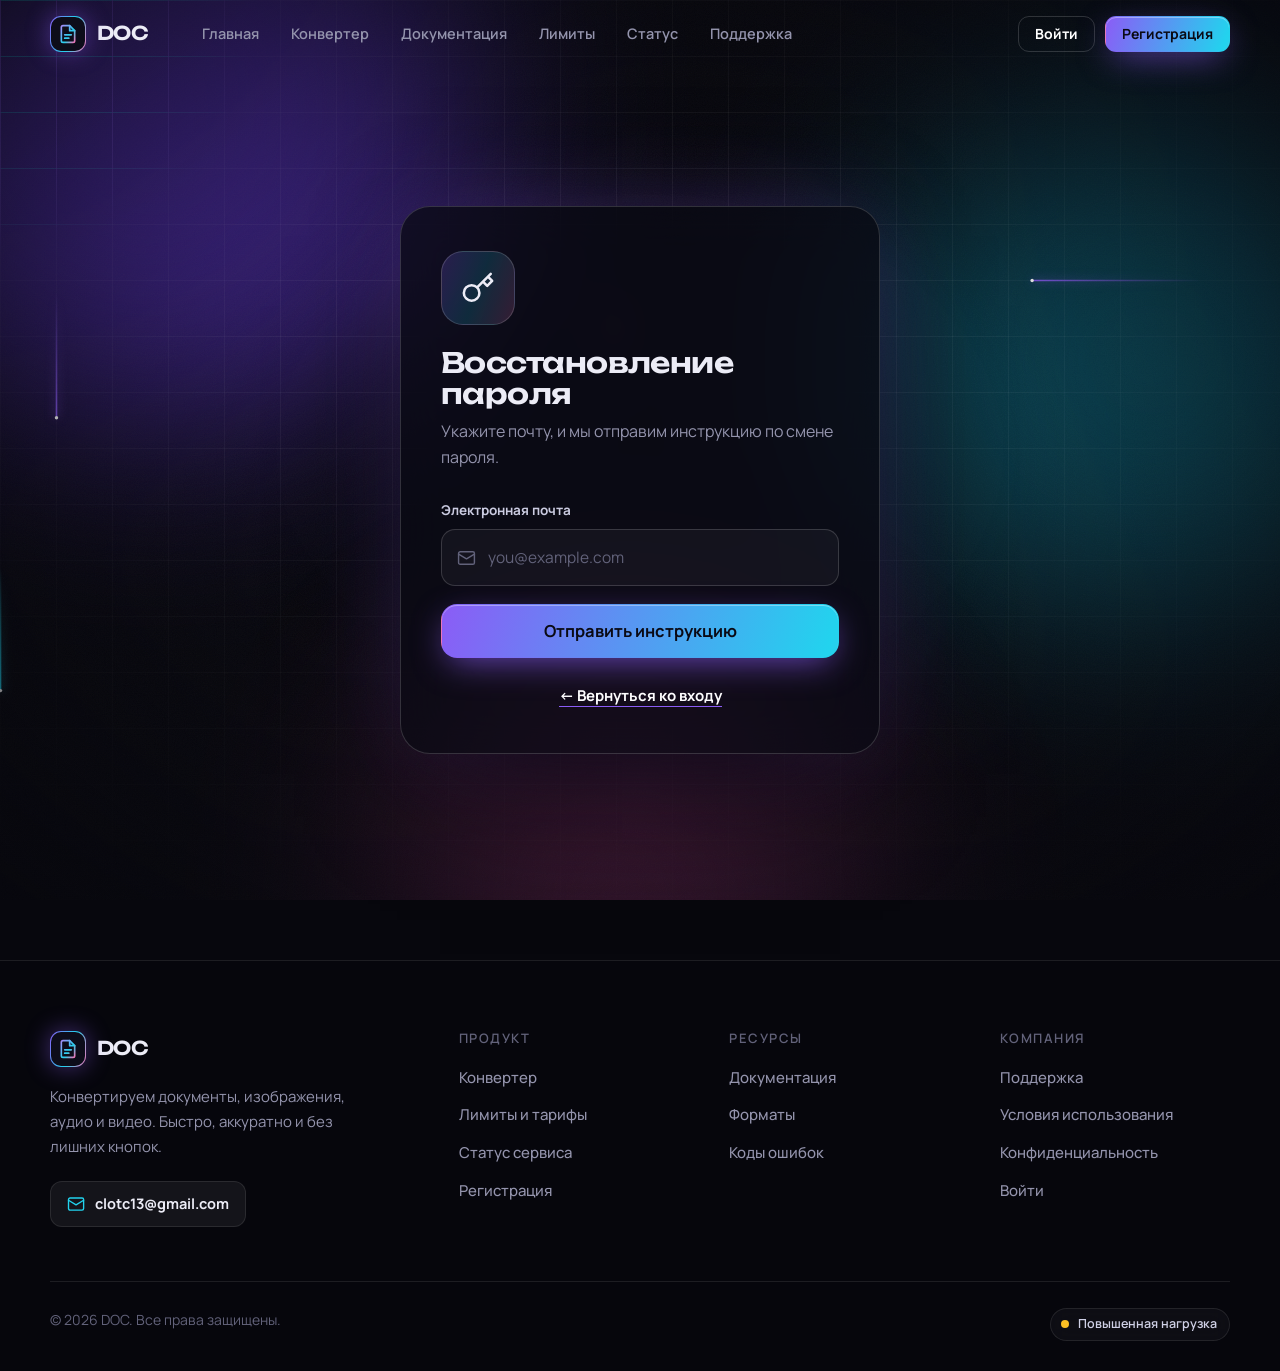
<file: forgot.html>
<!doctype html>
<html lang="ru">
<head>
  <meta charset="utf-8">
  <meta name="viewport" content="width=device-width, initial-scale=1">
  <title>Восстановление пароля — DOC</title>
  <meta name="theme-color" content="#07070d">
  <link rel="icon" href="assets/favicon.svg" type="image/svg+xml">
  <link rel="preconnect" href="https://fonts.googleapis.com">
  <link rel="preconnect" href="https://fonts.gstatic.com" crossorigin>
  <link href="https://fonts.googleapis.com/css2?family=JetBrains+Mono:wght@500;700;800&family=Manrope:wght@400;500;600;700;800&family=Unbounded:wght@500;600;700&display=swap&subset=cyrillic" rel="stylesheet">
  <link rel="stylesheet" href="css/style.css">
</head>
<body data-page="forgot">
<div id="site-header"></div>

<main class="auth-wrap">
  <div class="auth single reveal">
    <div class="auth-main">
      <div class="mail-big"><i data-i="key"></i></div>
      <h1>Восстановление пароля</h1>
      <p class="sub">Укажите почту, и мы отправим инструкцию по смене пароля.</p>

      <div class="alert ok" id="alert" role="status"><i data-i="check"></i><span></span></div>

      <form id="forgotForm" novalidate>
        <div class="field">
          <label for="email">Электронная почта</label>
          <div class="input-wrap">
            <i data-i="mail"></i>
            <input class="input" id="email" type="email" inputmode="email" autocomplete="email" placeholder="you@example.com" required>
          </div>
          <div class="field-err" id="emailErr">Введите корректный адрес почты</div>
        </div>
        <button class="btn primary lg block" id="submit" type="submit"><span>Отправить инструкцию</span></button>
      </form>
      <div class="auth-foot"><a href="login.html">← Вернуться ко входу</a></div>
    </div>
  </div>
</main>

<div id="site-footer"></div>
<script src="js/main.js" defer></script>
<script src="js/auth.js" defer></script>
</body>
</html>
</file>
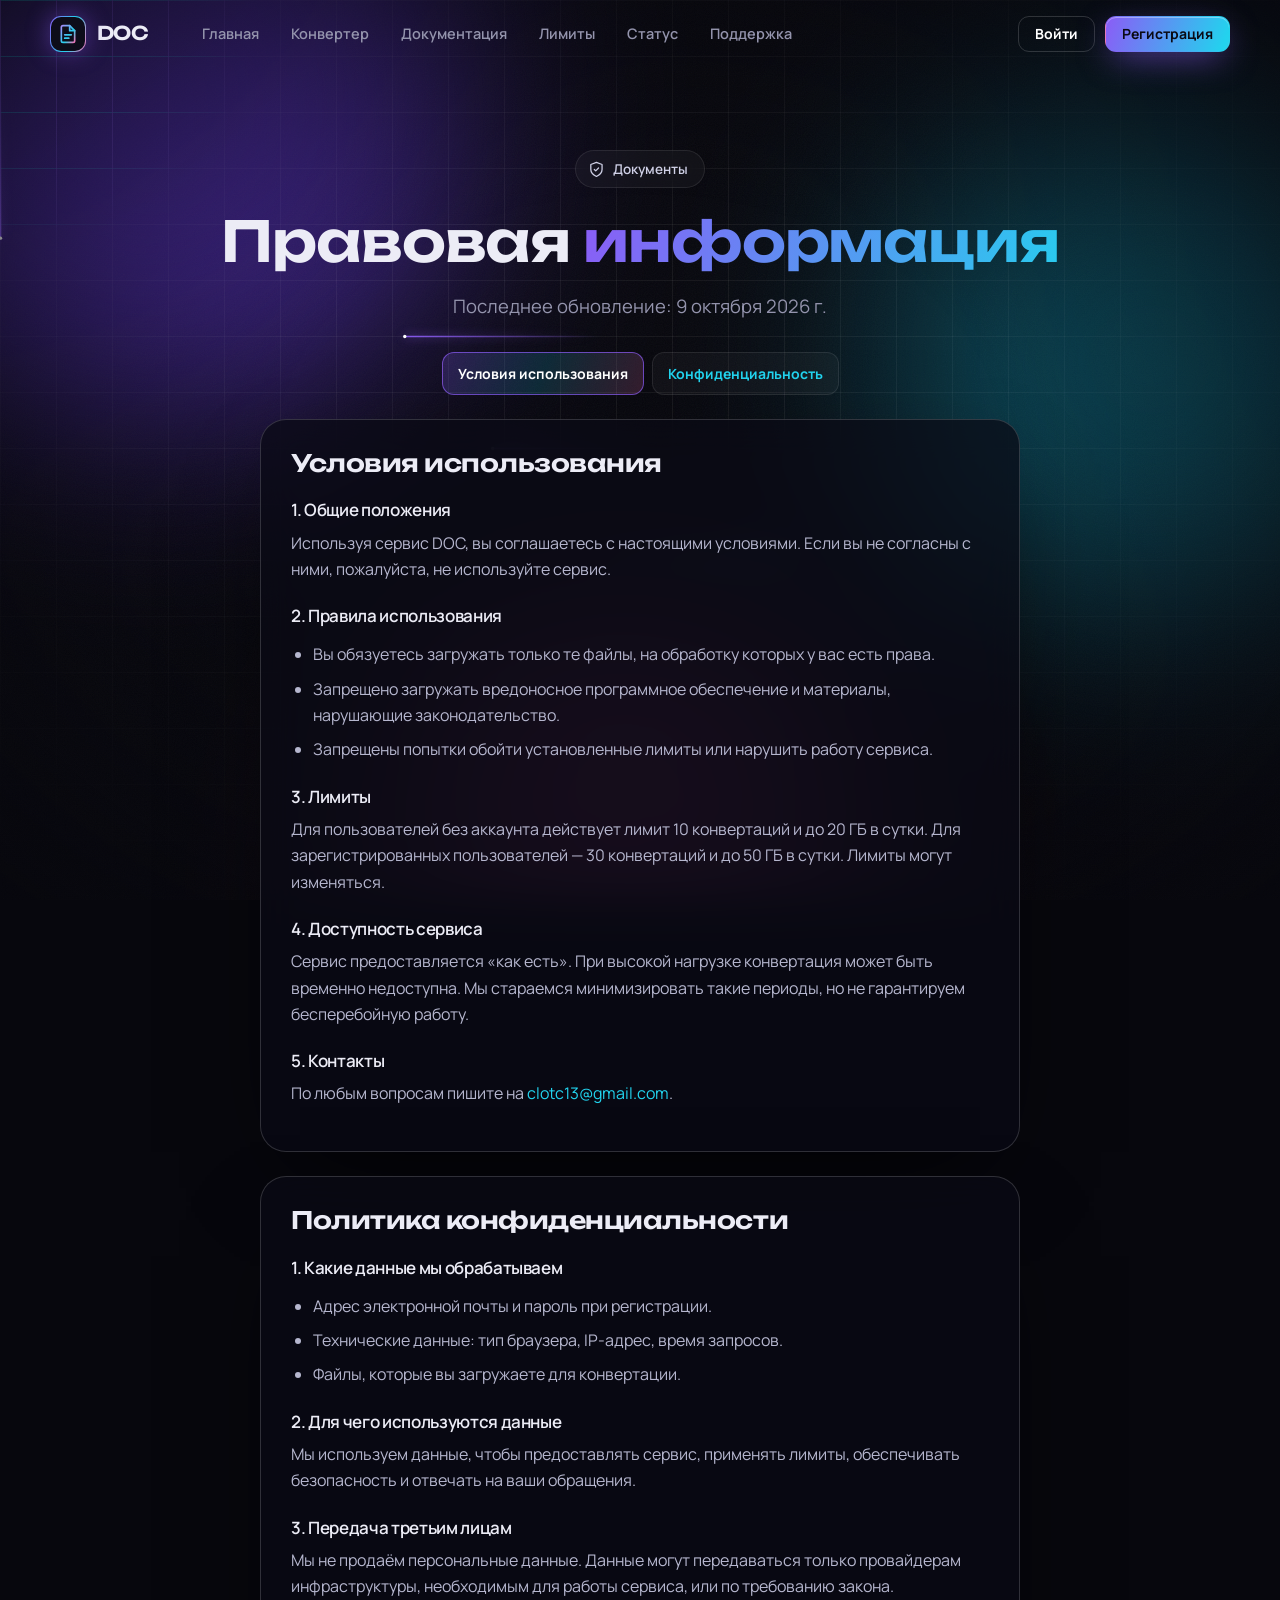
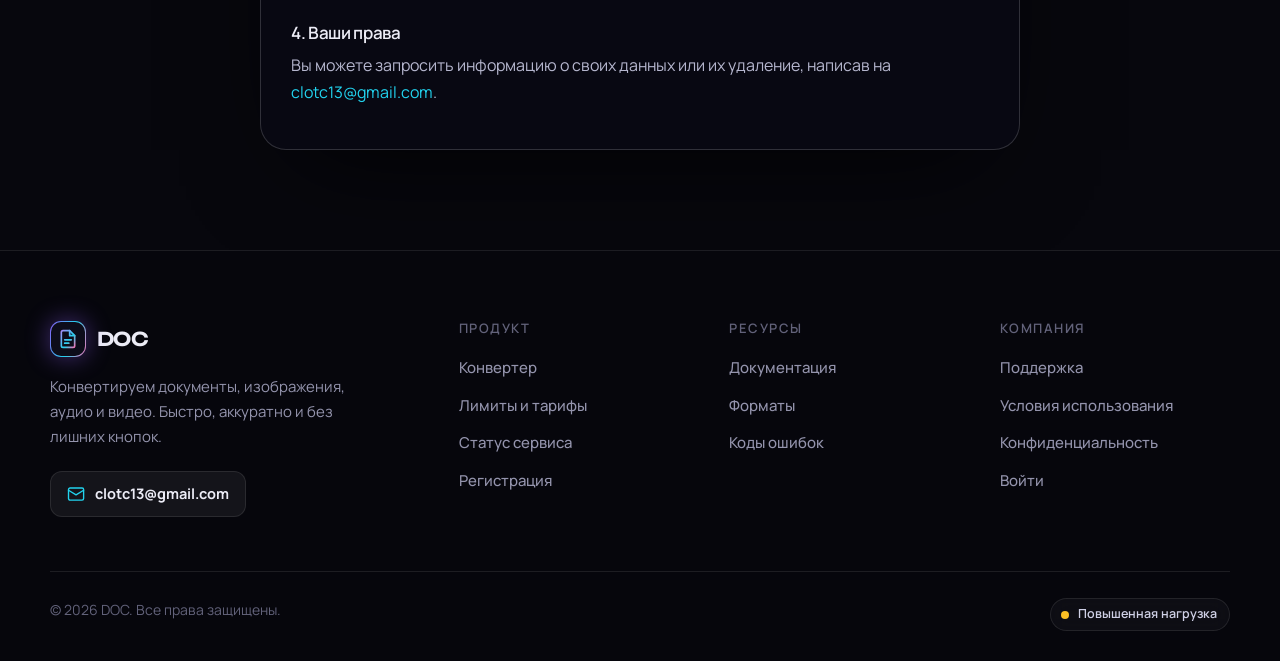
<file: legal.html>
<!doctype html>
<html lang="ru">
<head>
  <meta charset="utf-8">
  <meta name="viewport" content="width=device-width, initial-scale=1">
  <title>Условия использования и конфиденциальность — DOC</title>
  <meta name="theme-color" content="#07070d">
  <link rel="icon" href="assets/favicon.svg" type="image/svg+xml">
  <link rel="preconnect" href="https://fonts.googleapis.com">
  <link rel="preconnect" href="https://fonts.gstatic.com" crossorigin>
  <link href="https://fonts.googleapis.com/css2?family=JetBrains+Mono:wght@500;700;800&family=Manrope:wght@400;500;600;700;800&family=Unbounded:wght@500;600;700&display=swap&subset=cyrillic" rel="stylesheet">
  <link rel="stylesheet" href="css/style.css">
</head>
<body data-page="legal">
<div id="site-header"></div>

<main>
  <section class="page-head" style="padding-bottom:30px">
    <div class="container">
      <span class="badge reveal"><i data-i="shield"></i>Документы</span>
      <h1 class="reveal" style="--d:.06s">Правовая <span class="grad-text">информация</span></h1>
      <p class="reveal" style="--d:.12s">Последнее обновление: 9 октября 2026 г.</p>
    </div>
  </section>

  <section class="container narrow legal" style="padding-bottom:40px">
    <div class="tabs reveal" style="justify-content:center;margin-bottom:10px">
      <a class="tab on" href="#terms" data-tab="terms">Условия использования</a>
      <a class="tab" href="#privacy" data-tab="privacy">Конфиденциальность</a>
    </div>

    <div id="terms" class="panel reveal" style="margin-top:24px">
      <h2 style="margin-top:0">Условия использования</h2>
      <h3>1. Общие положения</h3>
      <p>Используя сервис DOC, вы соглашаетесь с настоящими условиями. Если вы не согласны с ними, пожалуйста, не используйте сервис.</p>
      <h3>2. Правила использования</h3>
      <ul>
        <li>Вы обязуетесь загружать только те файлы, на обработку которых у вас есть права.</li>
        <li>Запрещено загружать вредоносное программное обеспечение и материалы, нарушающие законодательство.</li>
        <li>Запрещены попытки обойти установленные лимиты или нарушить работу сервиса.</li>
      </ul>
      <h3>3. Лимиты</h3>
      <p>Для пользователей без аккаунта действует лимит 10 конвертаций и до 20 ГБ в сутки. Для зарегистрированных пользователей — 30 конвертаций и до 50 ГБ в сутки. Лимиты могут изменяться.</p>
      <h3>4. Доступность сервиса</h3>
      <p>Сервис предоставляется «как есть». При высокой нагрузке конвертация может быть временно недоступна. Мы стараемся минимизировать такие периоды, но не гарантируем бесперебойную работу.</p>
      <h3>5. Контакты</h3>
      <p>По любым вопросам пишите на <a href="mailto:clotc13@gmail.com">clotc13@gmail.com</a>.</p>
    </div>

    <div id="privacy" class="panel reveal" style="margin-top:24px">
      <h2 style="margin-top:0">Политика конфиденциальности</h2>
      <h3>1. Какие данные мы обрабатываем</h3>
      <ul>
        <li>Адрес электронной почты и пароль при регистрации.</li>
        <li>Технические данные: тип браузера, IP-адрес, время запросов.</li>
        <li>Файлы, которые вы загружаете для конвертации.</li>
      </ul>
      <h3>2. Для чего используются данные</h3>
      <p>Мы используем данные, чтобы предоставлять сервис, применять лимиты, обеспечивать безопасность и отвечать на ваши обращения.</p>
      <h3>3. Передача третьим лицам</h3>
      <p>Мы не продаём персональные данные. Данные могут передаваться только провайдерам инфраструктуры, необходимым для работы сервиса, или по требованию закона.</p>
      <h3>4. Ваши права</h3>
      <p>Вы можете запросить информацию о своих данных или их удаление, написав на <a href="mailto:clotc13@gmail.com">clotc13@gmail.com</a>.</p>
    </div>
  </section>
</main>

<div id="site-footer"></div>
<script src="js/main.js" defer></script>
<script>
  document.addEventListener('DOMContentLoaded', function () {
    var tabs = document.querySelectorAll('[data-tab]');
    function sync() {
      var id = (location.hash || '#terms').slice(1);
      tabs.forEach(function (t) { t.classList.toggle('on', t.dataset.tab === id); });
    }
    window.addEventListener('hashchange', sync);
    sync();
  });
</script>
</body>
</html>
</file>
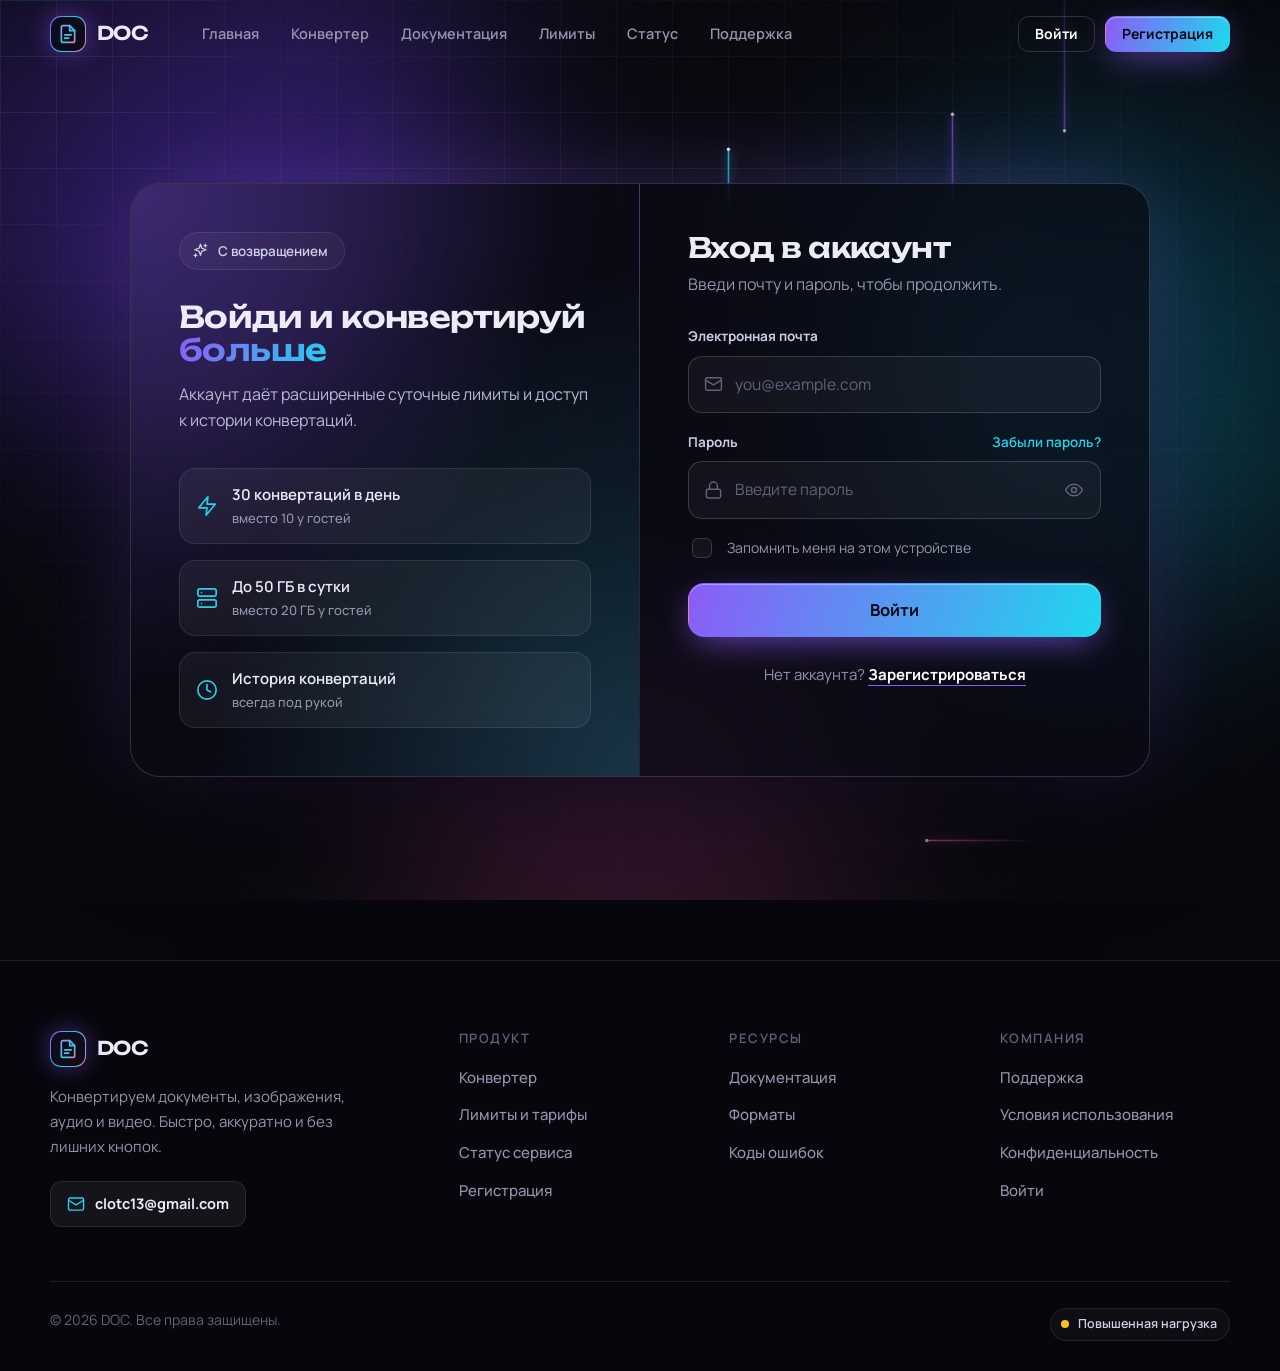
<file: login.html>
<!doctype html>
<html lang="ru">
<head>
  <meta charset="utf-8">
  <meta name="viewport" content="width=device-width, initial-scale=1">
  <title>Вход — DOC</title>
  <meta name="description" content="Войдите в аккаунт DOC, чтобы получить 30 конвертаций и 50 ГБ в сутки.">
  <meta name="theme-color" content="#07070d">
  <link rel="icon" href="assets/favicon.svg" type="image/svg+xml">
  <link rel="preconnect" href="https://fonts.googleapis.com">
  <link rel="preconnect" href="https://fonts.gstatic.com" crossorigin>
  <link href="https://fonts.googleapis.com/css2?family=JetBrains+Mono:wght@500;700;800&family=Manrope:wght@400;500;600;700;800&family=Unbounded:wght@500;600;700&display=swap&subset=cyrillic" rel="stylesheet">
  <link rel="stylesheet" href="css/style.css">
</head>
<body data-page="login">
<div id="site-header"></div>

<main class="auth-wrap">
  <div class="auth reveal">
    <div class="auth-side">
      <span class="badge" style="align-self:flex-start"><i data-i="sparkles"></i>С возвращением</span>
      <h2>Войди и конвертируй <span class="grad-text">больше</span></h2>
      <p>Аккаунт даёт расширенные суточные лимиты и доступ к истории конвертаций.</p>
      <ul class="perks">
        <li><i data-i="zap"></i><div>30 конвертаций в день<small>вместо 10 у гостей</small></div></li>
        <li><i data-i="server"></i><div>До 50 ГБ в сутки<small>вместо 20 ГБ у гостей</small></div></li>
        <li><i data-i="clock"></i><div>История конвертаций<small>всегда под рукой</small></div></li>
      </ul>
    </div>

    <div class="auth-main">
      <h1>Вход в аккаунт</h1>
      <p class="sub">Введи почту и пароль, чтобы продолжить.</p>

      <div class="alert err" id="alert" role="alert"><i data-i="alert"></i><span id="alertText"></span></div>

      <form id="loginForm" novalidate>
        <div class="field">
          <label for="email">Электронная почта</label>
          <div class="input-wrap">
            <i data-i="mail"></i>
            <input class="input" id="email" type="email" inputmode="email" autocomplete="email" placeholder="you@example.com" required>
          </div>
          <div class="field-err" id="emailErr">Введите корректный адрес почты</div>
        </div>
        <div class="field">
          <label for="password">Пароль <a href="forgot.html">Забыли пароль?</a></label>
          <div class="input-wrap has-eye">
            <i data-i="lock"></i>
            <input class="input" id="password" type="password" autocomplete="current-password" placeholder="Введите пароль" required>
            <button type="button" class="eye" id="eyeBtn" aria-label="Показать пароль"><i data-i="eye"></i></button>
          </div>
          <div class="field-err" id="passErr">Введите пароль</div>
        </div>
        <label class="check"><input type="checkbox" id="remember"><span>Запомнить меня на этом устройстве</span></label>
        <button class="btn primary lg block" id="submit" type="submit"><span>Войти</span></button>
      </form>

      <div class="auth-foot">Нет аккаунта? <a href="register.html">Зарегистрироваться</a></div>
    </div>
  </div>
</main>

<div id="site-footer"></div>
<script src="js/main.js" defer></script>
<script src="js/auth.js" defer></script>
</body>
</html>
</file>
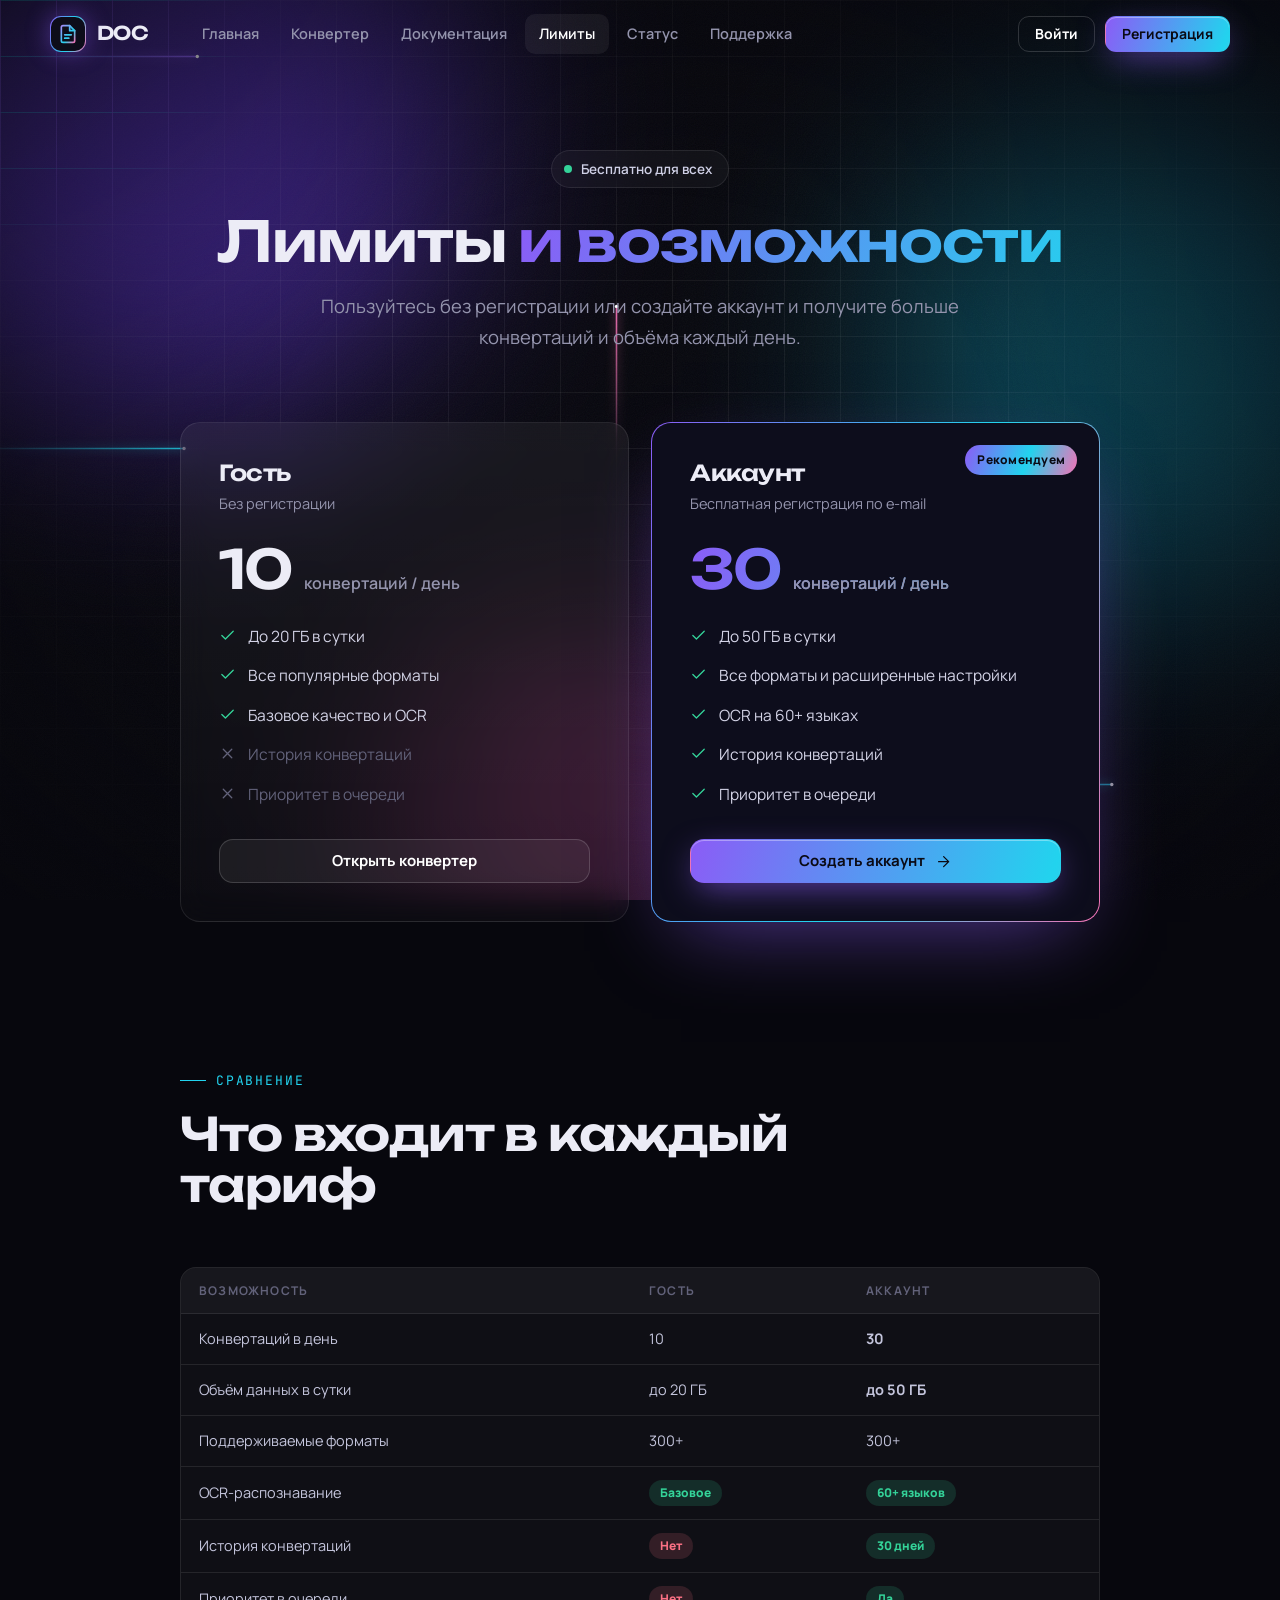
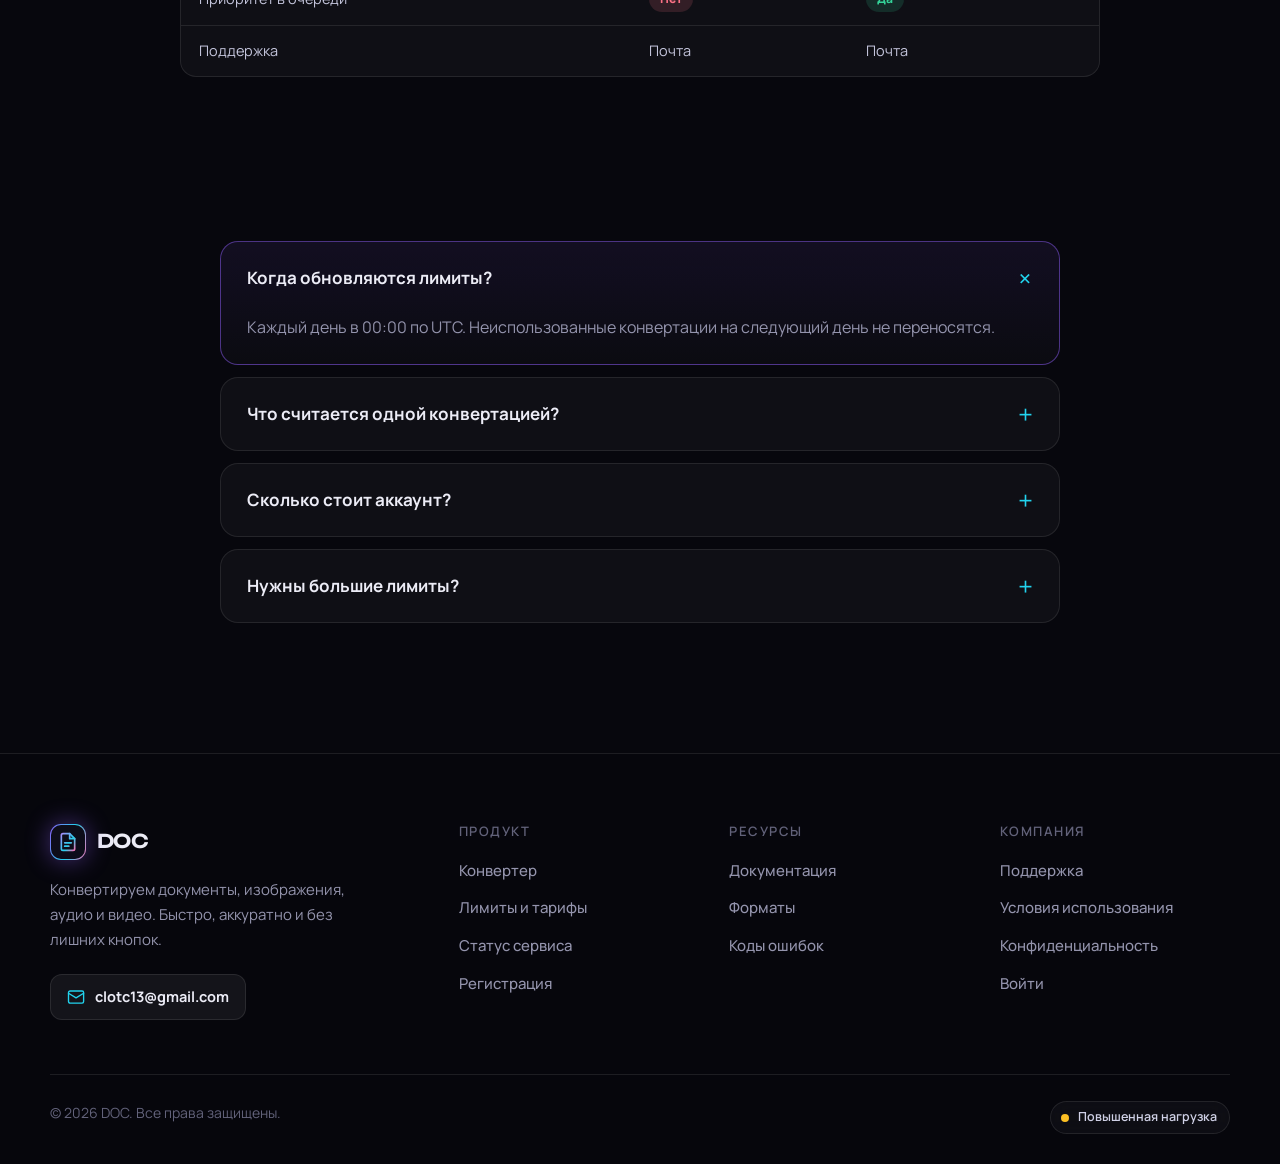
<file: pricing.html>
<!doctype html>
<html lang="ru">
<head>
  <meta charset="utf-8">
  <meta name="viewport" content="width=device-width, initial-scale=1">
  <title>Лимиты — DOC</title>
  <meta name="description" content="Гость: 10 конвертаций и до 20 ГБ в день. С аккаунтом: 30 конвертаций и до 50 ГБ в день.">
  <meta name="theme-color" content="#07070d">
  <link rel="icon" href="assets/favicon.svg" type="image/svg+xml">
  <link rel="preconnect" href="https://fonts.googleapis.com">
  <link rel="preconnect" href="https://fonts.gstatic.com" crossorigin>
  <link href="https://fonts.googleapis.com/css2?family=JetBrains+Mono:wght@500;700;800&family=Manrope:wght@400;500;600;700;800&family=Unbounded:wght@500;600;700&display=swap&subset=cyrillic" rel="stylesheet">
  <link rel="stylesheet" href="css/style.css">
</head>
<body data-page="pricing">
<div id="site-header"></div>

<main>
  <section class="page-head">
    <div class="container">
      <span class="badge reveal"><span class="dot"></span>Бесплатно для всех</span>
      <h1 class="reveal" style="--d:.06s">Лимиты <span class="grad-text">и возможности</span></h1>
      <p class="reveal" style="--d:.12s">Пользуйтесь без регистрации или создайте аккаунт и получите больше конвертаций и объёма каждый день.</p>
    </div>
  </section>

  <section class="section tight" style="padding-top:20px">
    <div class="container">
      <div class="plans">
        <div class="card plan reveal">
          <h3>Гость</h3><div class="sub">Без регистрации</div>
          <div class="big">10 <small>конвертаций / день</small></div>
          <ul>
            <li><i data-i="check"></i>До 20 ГБ в сутки</li>
            <li><i data-i="check"></i>Все популярные форматы</li>
            <li><i data-i="check"></i>Базовое качество и OCR</li>
            <li class="off"><i data-i="x"></i>История конвертаций</li>
            <li class="off"><i data-i="x"></i>Приоритет в очереди</li>
          </ul>
          <a class="btn block" href="convert.html">Открыть конвертер</a>
        </div>
        <div class="card plan featured reveal" style="--d:.1s">
          <span class="tag">Рекомендуем</span>
          <h3>Аккаунт</h3><div class="sub">Бесплатная регистрация по e-mail</div>
          <div class="big grad-text">30 <small style="-webkit-text-fill-color:var(--muted)">конвертаций / день</small></div>
          <ul>
            <li><i data-i="check"></i>До 50 ГБ в сутки</li>
            <li><i data-i="check"></i>Все форматы и расширенные настройки</li>
            <li><i data-i="check"></i>OCR на 60+ языках</li>
            <li><i data-i="check"></i>История конвертаций</li>
            <li><i data-i="check"></i>Приоритет в очереди</li>
          </ul>
          <a class="btn primary block" href="register.html">Создать аккаунт <i data-i="arrow-right"></i></a>
        </div>
      </div>
    </div>
  </section>

  <section class="section tight">
    <div class="container narrow" style="width:min(920px,100% - 40px)">
      <div class="sec-head reveal"><span class="eyebrow">Сравнение</span><h2>Что входит в каждый тариф</h2></div>
      <div class="table-wrap reveal">
        <table>
          <thead><tr><th>Возможность</th><th>Гость</th><th>Аккаунт</th></tr></thead>
          <tbody>
            <tr><td>Конвертаций в день</td><td>10</td><td><b>30</b></td></tr>
            <tr><td>Объём данных в сутки</td><td>до 20 ГБ</td><td><b>до 50 ГБ</b></td></tr>
            <tr><td>Поддерживаемые форматы</td><td>300+</td><td>300+</td></tr>
            <tr><td>OCR-распознавание</td><td><span class="pill ok">Базовое</span></td><td><span class="pill ok">60+ языков</span></td></tr>
            <tr><td>История конвертаций</td><td><span class="pill bad">Нет</span></td><td><span class="pill ok">30 дней</span></td></tr>
            <tr><td>Приоритет в очереди</td><td><span class="pill bad">Нет</span></td><td><span class="pill ok">Да</span></td></tr>
            <tr><td>Поддержка</td><td>Почта</td><td>Почта</td></tr>
          </tbody>
        </table>
      </div>
    </div>
  </section>

  <section class="section tight">
    <div class="container">
      <div class="faq reveal">
        <details open><summary>Когда обновляются лимиты?</summary><div class="ans">Каждый день в 00:00 по UTC. Неиспользованные конвертации на следующий день не переносятся.</div></details>
        <details><summary>Что считается одной конвертацией?</summary><div class="ans">Один файл, преобразованный в один целевой формат. Неудачные попытки (например, при высокой нагрузке сервиса) в лимит не засчитываются.</div></details>
        <details><summary>Сколько стоит аккаунт?</summary><div class="ans">Ничего. Регистрация бесплатна и требует только адрес электронной почты.</div></details>
        <details><summary>Нужны большие лимиты?</summary><div class="ans">Напишите нам на <a href="mailto:clotc13@gmail.com" style="color:var(--cyan)">clotc13@gmail.com</a>, расскажите о задаче, и мы подскажем решение.</div></details>
      </div>
    </div>
  </section>
</main>

<div id="site-footer"></div>
<script src="js/main.js" defer></script>
</body>
</html>
</file>
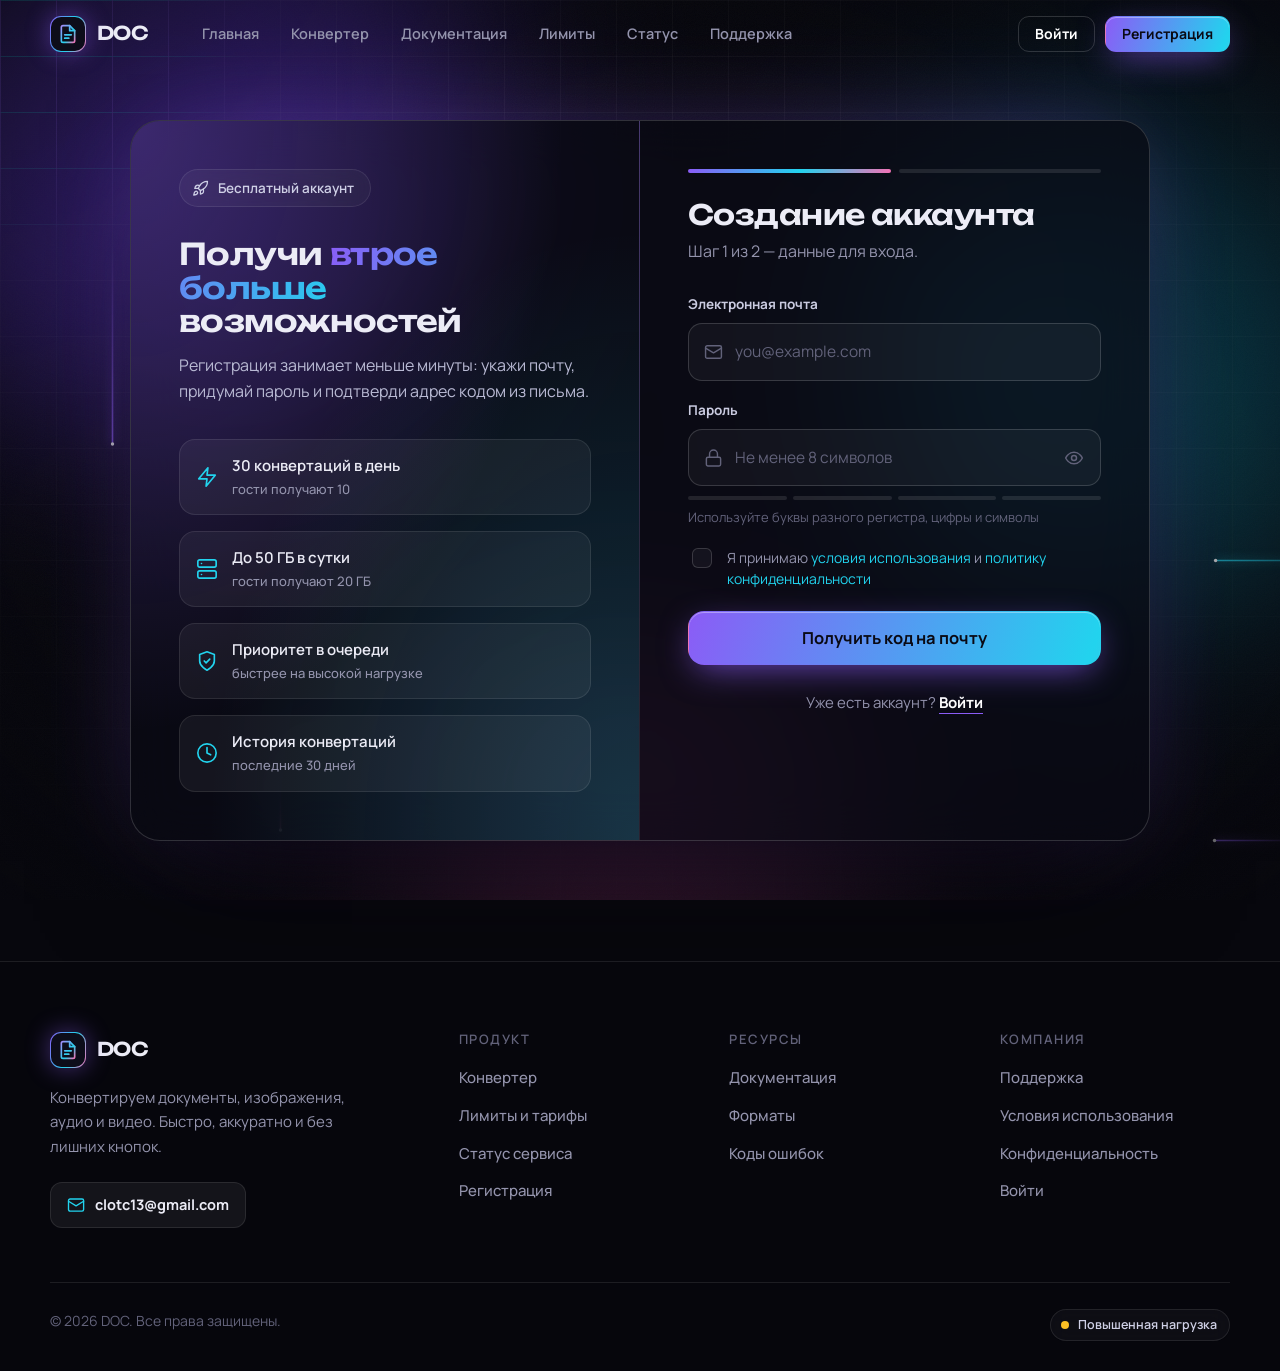
<file: register.html>
<!doctype html>
<html lang="ru">
<head>
  <meta charset="utf-8">
  <meta name="viewport" content="width=device-width, initial-scale=1">
  <title>Регистрация — DOC</title>
  <meta name="description" content="Создайте аккаунт DOC и получите 30 конвертаций и до 50 ГБ в сутки.">
  <meta name="theme-color" content="#07070d">
  <link rel="icon" href="assets/favicon.svg" type="image/svg+xml">
  <link rel="preconnect" href="https://fonts.googleapis.com">
  <link rel="preconnect" href="https://fonts.gstatic.com" crossorigin>
  <link href="https://fonts.googleapis.com/css2?family=JetBrains+Mono:wght@500;700;800&family=Manrope:wght@400;500;600;700;800&family=Unbounded:wght@500;600;700&display=swap&subset=cyrillic" rel="stylesheet">
  <link rel="stylesheet" href="css/style.css">
</head>
<body data-page="register">
<div id="site-header"></div>

<main class="auth-wrap">
  <div class="auth reveal">
    <div class="auth-side">
      <span class="badge" style="align-self:flex-start"><i data-i="rocket"></i>Бесплатный аккаунт</span>
      <h2>Получи <span class="grad-text">втрое больше</span> возможностей</h2>
      <p>Регистрация занимает меньше минуты: укажи почту, придумай пароль и подтверди адрес кодом из письма.</p>
      <ul class="perks">
        <li><i data-i="zap"></i><div>30 конвертаций в день<small>гости получают 10</small></div></li>
        <li><i data-i="server"></i><div>До 50 ГБ в сутки<small>гости получают 20 ГБ</small></div></li>
        <li><i data-i="shield"></i><div>Приоритет в очереди<small>быстрее на высокой нагрузке</small></div></li>
        <li><i data-i="clock"></i><div>История конвертаций<small>последние 30 дней</small></div></li>
      </ul>
    </div>

    <div class="auth-main">
      <!-- Шаг 1 -->
      <section id="step1">
        <div class="steps-dots"><i class="on"></i><i></i></div>
        <h1>Создание аккаунта</h1>
        <p class="sub">Шаг 1 из 2 — данные для входа.</p>

        <div class="alert err" id="alert1" role="alert"><i data-i="alert"></i><span></span></div>

        <form id="regForm" novalidate>
          <div class="field">
            <label for="email">Электронная почта</label>
            <div class="input-wrap">
              <i data-i="mail"></i>
              <input class="input" id="email" type="email" inputmode="email" autocomplete="email" placeholder="you@example.com" required>
            </div>
            <div class="field-err" id="emailErr">Введите корректный адрес почты</div>
          </div>
          <div class="field">
            <label for="password">Пароль</label>
            <div class="input-wrap has-eye">
              <i data-i="lock"></i>
              <input class="input" id="password" type="password" autocomplete="new-password" placeholder="Не менее 8 символов" required>
              <button type="button" class="eye" id="eyeBtn" aria-label="Показать пароль"><i data-i="eye"></i></button>
            </div>
            <div class="strength" id="strength" data-s="0"><i></i><i></i><i></i><i></i></div>
            <div class="hint" id="strengthHint">Используйте буквы разного регистра, цифры и символы</div>
            <div class="field-err" id="passErr">Пароль должен содержать не менее 8 символов</div>
          </div>
          <label class="check"><input type="checkbox" id="terms"><span>Я принимаю <a href="legal.html#terms" target="_blank" rel="noopener">условия использования</a> и <a href="legal.html#privacy" target="_blank" rel="noopener">политику конфиденциальности</a></span></label>
          <div class="field-err" id="termsErr" style="margin:-14px 0 16px">Необходимо принять условия</div>
          <button class="btn primary lg block" id="regSubmit" type="submit"><span>Получить код на почту</span></button>
        </form>
        <div class="auth-foot">Уже есть аккаунт? <a href="login.html">Войти</a></div>
      </section>

      <!-- Шаг 2 -->
      <section id="step2" hidden>
        <div class="steps-dots"><i class="on"></i><i class="on"></i></div>
        <div class="mail-big"><i data-i="mail"></i></div>
        <h1>Подтвердите почту</h1>
        <p class="sub">Мы отправили 6-значный код на <b id="sentTo" style="color:#fff"></b>. Введите его ниже.</p>

        <div class="alert err" id="alert2" role="alert"><i data-i="alert"></i><span></span></div>

        <form id="otpForm" novalidate>
          <div class="otp" id="otp" role="group" aria-label="Код подтверждения"></div>
          <button class="btn primary lg block" id="otpSubmit" type="submit" style="margin-top:20px"><span>Подтвердить</span></button>
        </form>
        <div class="auth-foot" style="margin-top:22px">
          Не пришёл код? <button class="link-btn" id="resend" type="button" disabled>Отправить повторно через <span id="resendTimer">60</span> с</button>
          <div style="margin-top:12px;font-size:13.5px">Проверьте папку «Спам». <button class="link-btn" id="changeEmail" type="button" style="font-size:inherit">Изменить почту</button></div>
        </div>
      </section>
    </div>
  </div>
</main>

<div id="site-footer"></div>
<script src="js/main.js" defer></script>
<script src="js/auth.js" defer></script>
</body>
</html>
</file>
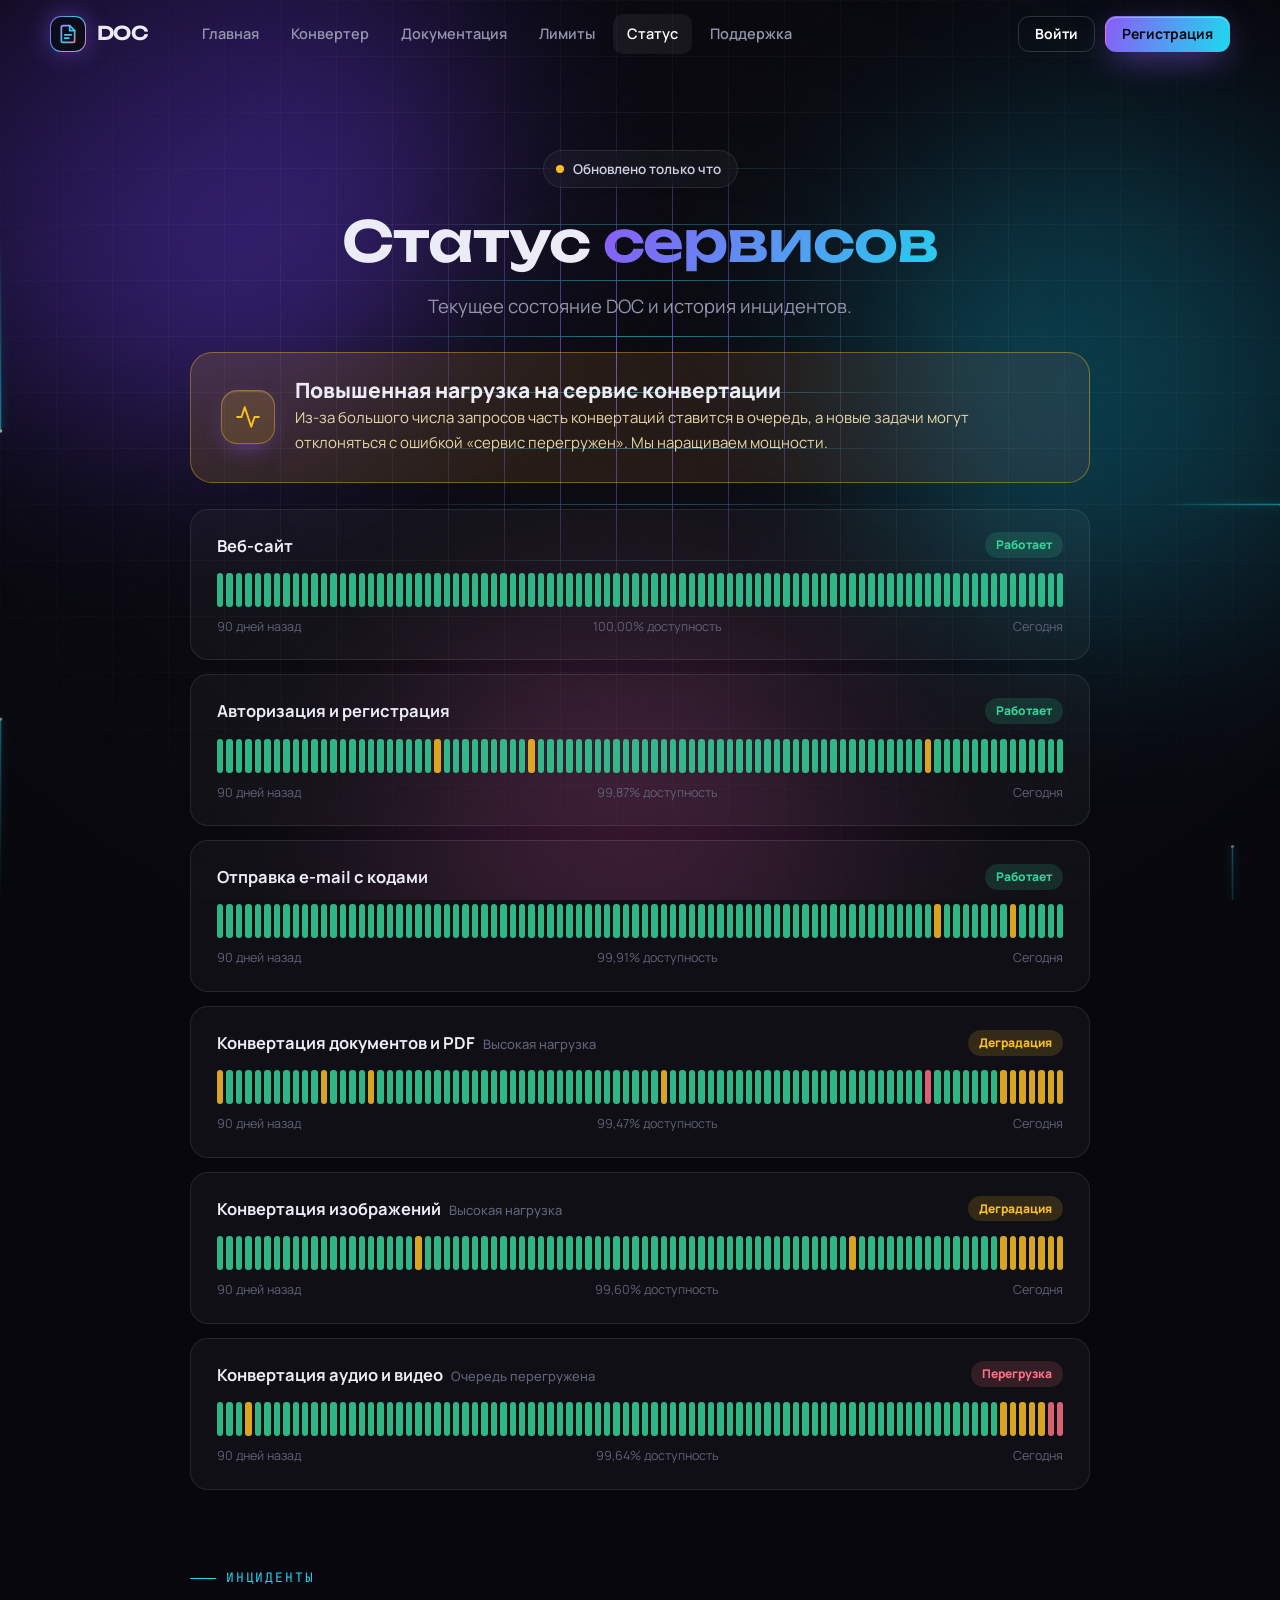
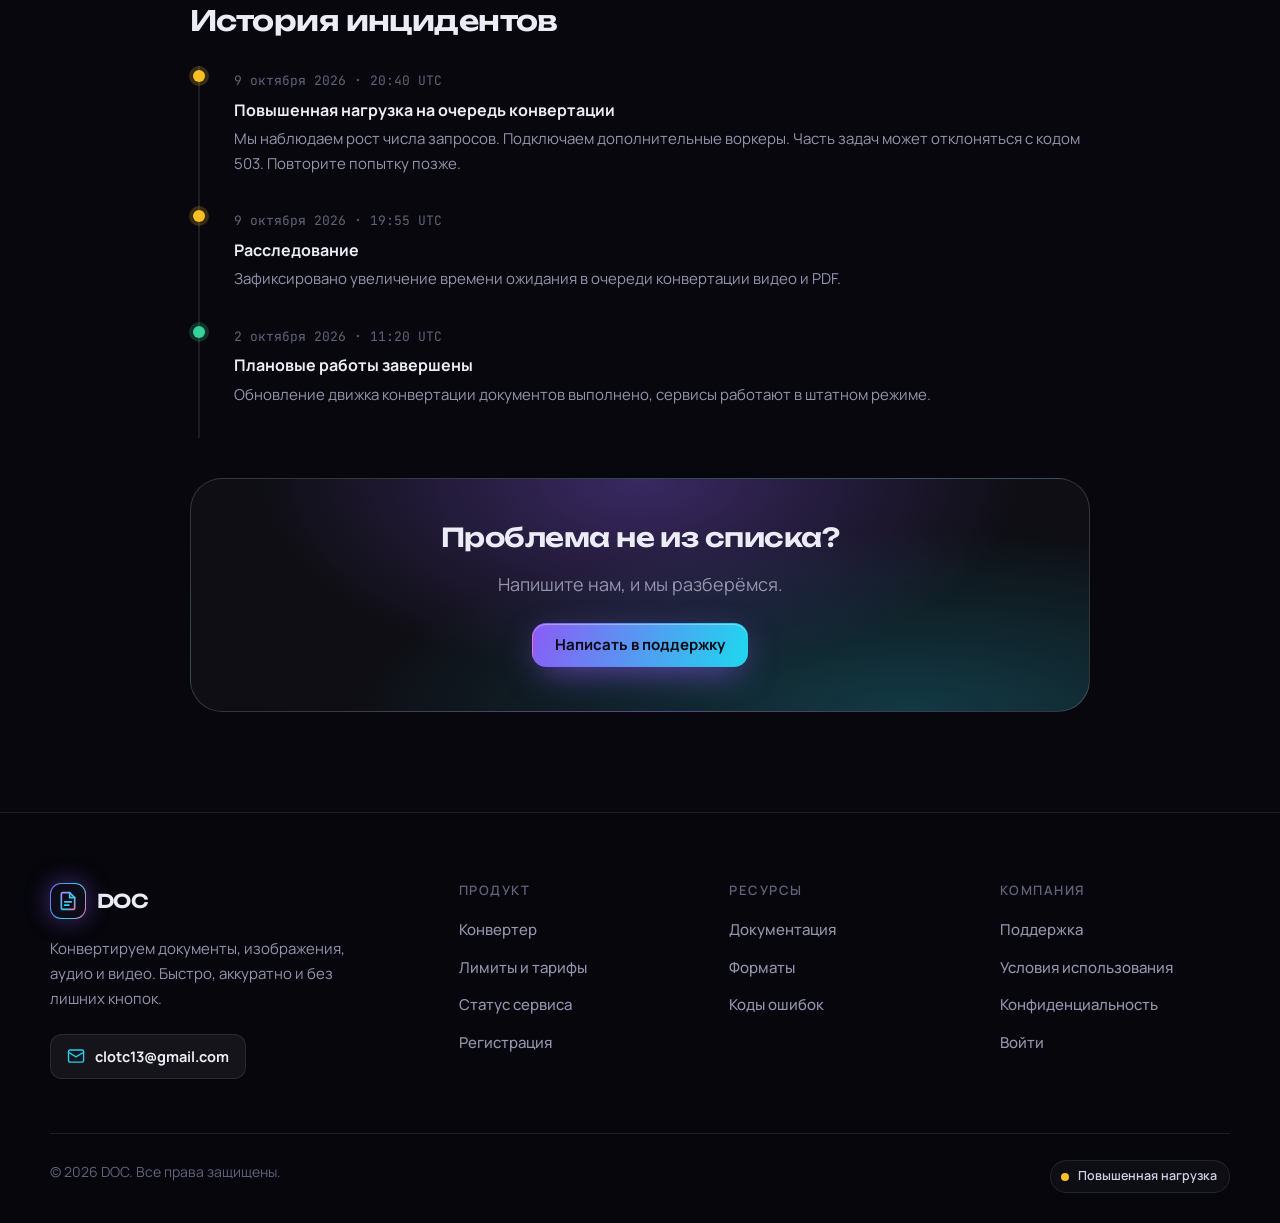
<file: status.html>
<!doctype html>
<html lang="ru">
<head>
  <meta charset="utf-8">
  <meta name="viewport" content="width=device-width, initial-scale=1">
  <title>Статус сервиса — DOC</title>
  <meta name="description" content="Текущее состояние сервисов DOC и история инцидентов.">
  <meta name="theme-color" content="#07070d">
  <link rel="icon" href="assets/favicon.svg" type="image/svg+xml">
  <link rel="preconnect" href="https://fonts.googleapis.com">
  <link rel="preconnect" href="https://fonts.gstatic.com" crossorigin>
  <link href="https://fonts.googleapis.com/css2?family=JetBrains+Mono:wght@500;700;800&family=Manrope:wght@400;500;600;700;800&family=Unbounded:wght@500;600;700&display=swap&subset=cyrillic" rel="stylesheet">
  <link rel="stylesheet" href="css/style.css">
</head>
<body data-page="status">
<div id="site-header"></div>

<main>
  <section class="page-head" style="padding-bottom:30px">
    <div class="container">
      <span class="badge amber reveal"><span class="dot"></span>Обновлено только что</span>
      <h1 class="reveal" style="--d:.06s">Статус <span class="grad-text">сервисов</span></h1>
      <p class="reveal" style="--d:.12s">Текущее состояние DOC и история инцидентов.</p>
    </div>
  </section>

  <section class="container narrow" style="width:min(900px,100% - 40px);padding-bottom:40px">
    <div class="banner reveal">
      <div class="icon-box"><i data-i="activity"></i></div>
      <div>
        <h2>Повышенная нагрузка на сервис конвертации</h2>
        <p>Из-за большого числа запросов часть конвертаций ставится в очередь, а новые задачи могут отклоняться с ошибкой «сервис перегружен». Мы наращиваем мощности.</p>
      </div>
    </div>

    <div class="svc reveal" id="svc"></div>

    <div class="sec-head" style="margin:70px 0 30px"><span class="eyebrow">Инциденты</span><h2 style="font-size:28px">История инцидентов</h2></div>
    <div class="timeline reveal">
      <div class="tl">
        <time>9 октября 2026 · 20:40 UTC</time>
        <b>Повышенная нагрузка на очередь конвертации</b>
        <p>Мы наблюдаем рост числа запросов. Подключаем дополнительные воркеры. Часть задач может отклоняться с кодом 503. Повторите попытку позже.</p>
      </div>
      <div class="tl">
        <time>9 октября 2026 · 19:55 UTC</time>
        <b>Расследование</b>
        <p>Зафиксировано увеличение времени ожидания в очереди конвертации видео и PDF.</p>
      </div>
      <div class="tl done">
        <time>2 октября 2026 · 11:20 UTC</time>
        <b>Плановые работы завершены</b>
        <p>Обновление движка конвертации документов выполнено, сервисы работают в штатном режиме.</p>
      </div>
    </div>

    <div class="cta reveal" style="margin-top:40px;padding:44px 26px">
      <h2 style="font-size:26px">Проблема не из списка?</h2>
      <p style="margin-bottom:24px">Напишите нам, и мы разберёмся.</p>
      <div class="row"><a class="btn primary" href="contact.html">Написать в поддержку</a></div>
    </div>
  </section>
</main>

<div id="site-footer"></div>
<script src="js/main.js" defer></script>
<script>
  document.addEventListener('DOMContentLoaded', function () {
    var services = [
      { n: 'Веб-сайт', s: 'ok', seed: 3 },
      { n: 'Авторизация и регистрация', s: 'ok', seed: 7 },
      { n: 'Отправка e-mail с кодами', s: 'ok', seed: 11 },
      { n: 'Конвертация документов и PDF', s: 'warn', seed: 19, note: 'Высокая нагрузка' },
      { n: 'Конвертация изображений', s: 'warn', seed: 23, note: 'Высокая нагрузка' },
      { n: 'Конвертация аудио и видео', s: 'bad', seed: 29, note: 'Очередь перегружена' }
    ];
    var label = { ok: 'Работает', warn: 'Деградация', bad: 'Перегрузка' };
    function rnd(seed) { var x = seed; return function () { x = (x * 9301 + 49297) % 233280; return x / 233280; }; }

    document.getElementById('svc').innerHTML = services.map(function (sv) {
      var r = rnd(sv.seed), bars = '', good = 0;
      for (var i = 0; i < 90; i++) {
        var v = r(), cls = '';
        if (sv.s !== 'ok' && i > 82) cls = (i > 87 && sv.s === 'bad') ? 'd' : 'w';
        else if (v > 0.992) cls = 'd'; else if (v > 0.965) cls = 'w';
        if (!cls) good++;
        bars += '<i class="' + cls + '"></i>';
      }
      var up = (96 + good / 90 * 4).toFixed(2).replace('.', ',');
      return '<div class="svc-item"><div class="svc-top"><b>' + sv.n + (sv.note ? '<small>' + sv.note + '</small>' : '') +
        '</b><span class="pill ' + sv.s + '">' + label[sv.s] + '</span></div>' +
        '<div class="uptime">' + bars + '</div>' +
        '<div class="uptime-foot"><span>90 дней назад</span><span>' + up + '% доступность</span><span>Сегодня</span></div></div>';
    }).join('');
  });
</script>
</body>
</html>
</file>
<file: css/style.css>
/* ==========================================================================
   DOC — дизайн-система
   ========================================================================== */

:root {
  --bg: #07070d;
  --bg-2: #0c0c16;
  --surface: rgba(255, 255, 255, 0.035);
  --surface-2: rgba(255, 255, 255, 0.06);
  --line: rgba(255, 255, 255, 0.09);
  --line-2: rgba(255, 255, 255, 0.16);
  --text: #ececf6;
  --muted: #9494ad;
  --dim: #62627a;

  --violet: #8b5cf6;
  --cyan: #22d3ee;
  --pink: #f472b6;
  --green: #34d399;
  --amber: #fbbf24;
  --red: #fb7185;

  --grad: linear-gradient(110deg, #8b5cf6 0%, #22d3ee 55%, #f472b6 100%);
  --grad-soft: linear-gradient(110deg, rgba(139, 92, 246, .22), rgba(34, 211, 238, .16), rgba(244, 114, 182, .18));

  --r: 20px;
  --r-sm: 12px;
  --grid: 56px;

  --font: "Manrope", "Inter", system-ui, -apple-system, "Segoe UI", Roboto, sans-serif;
  --font-h: "Unbounded", "Manrope", system-ui, sans-serif;
  --mono: "JetBrains Mono", ui-monospace, SFMono-Regular, Menlo, Consolas, monospace;
}

*, *::before, *::after { box-sizing: border-box; }
html { scroll-behavior: smooth; scroll-padding-top: 90px; -webkit-text-size-adjust: 100%; }
body {
  margin: 0;
  min-height: 100vh;
  background: var(--bg);
  color: var(--text);
  font-family: var(--font);
  font-size: 16px;
  line-height: 1.65;
  -webkit-font-smoothing: antialiased;
  overflow-x: hidden;
}
img, svg { display: block; max-width: 100%; }
a { color: inherit; text-decoration: none; }
button, input, select, textarea { font: inherit; color: inherit; }
button { cursor: pointer; }
h1, h2, h3, h4 { font-family: var(--font-h); line-height: 1.12; margin: 0; letter-spacing: -0.02em; font-weight: 600; }
p { margin: 0; }
::selection { background: rgba(139, 92, 246, .45); color: #fff; }
:focus-visible { outline: 2px solid var(--cyan); outline-offset: 3px; border-radius: 6px; }

::-webkit-scrollbar { width: 10px; height: 10px; }
::-webkit-scrollbar-track { background: var(--bg); }
::-webkit-scrollbar-thumb { background: #23233a; border-radius: 10px; border: 2px solid var(--bg); }
::-webkit-scrollbar-thumb:hover { background: #343456; }

.ico { display: inline-flex; width: 1.25em; height: 1.25em; flex: none; }
.ico svg { width: 100%; height: 100%; fill: none; stroke: currentColor; stroke-width: 1.8; stroke-linecap: round; stroke-linejoin: round; }

.container { width: min(1180px, 100% - 40px); margin-inline: auto; }
.narrow { width: min(760px, 100% - 40px); margin-inline: auto; }
main { position: relative; z-index: 2; }
.section { padding: 110px 0; position: relative; }
.section.tight { padding: 70px 0; }

.grad-text {
  background: var(--grad);
  background-size: 200% 100%;
  -webkit-background-clip: text; background-clip: text;
  -webkit-text-fill-color: transparent; color: transparent;
  animation: gradMove 8s ease-in-out infinite alternate;
}
@keyframes gradMove { to { background-position: 100% 0; } }

/* ==========================================================================
   ФОН: сетка + свечение + пульсы
   ========================================================================== */
.bg { position: fixed; inset: 0; z-index: 0; pointer-events: none; overflow: hidden; }
.bg-grid {
  position: absolute; inset: 0;
  background-image:
    linear-gradient(to right, rgba(255, 255, 255, .055) 1px, transparent 1px),
    linear-gradient(to bottom, rgba(255, 255, 255, .055) 1px, transparent 1px);
  background-size: var(--grid) var(--grid);
  -webkit-mask-image: radial-gradient(ellipse 85% 75% at 50% 35%, #000 20%, transparent 100%);
          mask-image: radial-gradient(ellipse 85% 75% at 50% 35%, #000 20%, transparent 100%);
}
.bg-grid.glow {
  background-image:
    linear-gradient(to right, rgba(139, 92, 246, .75) 1px, transparent 1px),
    linear-gradient(to bottom, rgba(34, 211, 238, .6) 1px, transparent 1px);
  -webkit-mask-image: radial-gradient(260px circle at var(--mx, 50%) var(--my, 40%), #000 0%, transparent 100%);
          mask-image: radial-gradient(260px circle at var(--mx, 50%) var(--my, 40%), #000 0%, transparent 100%);
}
.bg canvas { position: absolute; inset: 0; width: 100%; height: 100%; }
.orb { position: absolute; border-radius: 50%; filter: blur(110px); opacity: .55; will-change: transform; }
.orb.o1 { width: 620px; height: 620px; left: -160px; top: -200px; background: #6d3df0; animation: drift1 22s ease-in-out infinite alternate; }
.orb.o2 { width: 540px; height: 540px; right: -140px; top: 10vh; background: #0ea5c4; opacity: .38; animation: drift2 26s ease-in-out infinite alternate; }
.orb.o3 { width: 480px; height: 480px; left: 30vw; bottom: -240px; background: #d946a0; opacity: .3; animation: drift3 30s ease-in-out infinite alternate; }
@keyframes drift1 { to { transform: translate(180px, 120px) scale(1.15); } }
@keyframes drift2 { to { transform: translate(-200px, 160px) scale(.9); } }
@keyframes drift3 { to { transform: translate(-220px, -90px) scale(1.2); } }
.bg-noise {
  position: absolute; inset: 0; opacity: .05; mix-blend-mode: overlay;
  background-image: url("data:image/svg+xml;utf8,<svg xmlns='http://www.w3.org/2000/svg' width='160' height='160'><filter id='n'><feTurbulence type='fractalNoise' baseFrequency='.9' numOctaves='2' stitchTiles='stitch'/></filter><rect width='100%' height='100%' filter='url(%23n)'/></svg>");
}
.bg-vignette { position: absolute; inset: 0; background: radial-gradient(ellipse at center, transparent 40%, rgba(7, 7, 13, .75) 100%); }

/* ==========================================================================
   HEADER
   ========================================================================== */
.header {
  position: fixed; top: 0; left: 0; right: 0; z-index: 100;
  padding: 14px 0;
  transition: padding .3s, background .3s, border-color .3s, backdrop-filter .3s;
  border-bottom: 1px solid transparent;
}
.header.scrolled {
  padding: 9px 0;
  background: rgba(7, 7, 13, .72);
  -webkit-backdrop-filter: blur(18px) saturate(1.4); backdrop-filter: blur(18px) saturate(1.4);
  border-color: var(--line);
}
.nav { display: flex; align-items: center; gap: 28px; }
.logo { display: flex; align-items: center; gap: 11px; font-family: var(--font-h); font-weight: 600; font-size: 19px; letter-spacing: -.03em; }
.logo-mark {
  width: 36px; height: 36px; border-radius: 11px; position: relative; display: grid; place-items: center;
  background: #0d0d1a; border: 1px solid transparent;
  background-image: linear-gradient(#0d0d1a, #0d0d1a), var(--grad);
  background-origin: border-box; background-clip: padding-box, border-box;
  box-shadow: 0 0 24px rgba(139, 92, 246, .45);
}
.logo-mark svg { width: 20px; height: 20px; }
.nav-links { display: flex; gap: 4px; margin-left: 12px; }
.nav-links a {
  padding: 8px 14px; border-radius: 10px; color: var(--muted); font-weight: 600; font-size: 14.5px;
  transition: color .2s, background .2s;
}
.nav-links a:hover { color: #fff; background: var(--surface-2); }
.nav-links a.active { color: #fff; background: var(--surface-2); }
.nav-cta { margin-left: auto; display: flex; gap: 10px; align-items: center; }
.burger { display: none; margin-left: auto; width: 42px; height: 42px; border-radius: 12px; background: var(--surface-2); border: 1px solid var(--line); place-items: center; }
.burger .ico { width: 22px; height: 22px; }

.mobile-menu {
  position: fixed; inset: 0; z-index: 99; background: rgba(7, 7, 13, .94);
  -webkit-backdrop-filter: blur(20px); backdrop-filter: blur(20px);
  padding: 90px 24px 30px; display: flex; flex-direction: column; gap: 6px;
  opacity: 0; visibility: hidden; transform: translateY(-10px); transition: .3s;
}
.mobile-menu.open { opacity: 1; visibility: visible; transform: none; }
.mobile-menu a.m-link { padding: 14px 16px; border-radius: 14px; font-size: 20px; font-weight: 700; font-family: var(--font-h); }
.mobile-menu a.m-link:hover, .mobile-menu a.m-link.active { background: var(--surface-2); }
.mobile-menu .m-cta { margin-top: auto; display: grid; gap: 10px; }

/* ==========================================================================
   КНОПКИ / БЕЙДЖИ
   ========================================================================== */
.btn {
  --pad: 12px 22px;
  display: inline-flex; align-items: center; justify-content: center; gap: 10px;
  padding: var(--pad); border-radius: 14px; border: 1px solid var(--line-2);
  background: var(--surface-2); color: #fff; font-weight: 700; font-size: 15px; line-height: 1.2;
  position: relative; overflow: hidden; isolation: isolate; white-space: nowrap;
  transition: transform .2s, border-color .2s, background .2s, box-shadow .3s, opacity .2s;
}
.btn:hover { transform: translateY(-2px); border-color: rgba(255, 255, 255, .3); background: rgba(255, 255, 255, .09); }
.btn:active { transform: translateY(0) scale(.98); }
.btn[disabled], .btn.disabled { opacity: .5; pointer-events: none; }
.btn.primary { border-color: transparent; background: var(--grad); background-size: 180% 100%; box-shadow: 0 10px 34px -8px rgba(139, 92, 246, .75), inset 0 1px 0 rgba(255, 255, 255, .35); color: #0a0a14; }
.btn.primary:hover { background-position: 100% 0; box-shadow: 0 14px 44px -6px rgba(34, 211, 238, .6), inset 0 1px 0 rgba(255, 255, 255, .4); }
.btn.primary::after {
  content: ""; position: absolute; top: 0; left: -70%; width: 50%; height: 100%; z-index: -1;
  background: linear-gradient(100deg, transparent, rgba(255, 255, 255, .55), transparent); transform: skewX(-20deg);
  animation: shine 4.2s ease-in-out infinite;
}
@keyframes shine { 0%, 55% { left: -70%; } 100% { left: 140%; } }
.btn.ghost { background: transparent; }
.btn.lg { --pad: 16px 30px; font-size: 16.5px; border-radius: 16px; }
.btn.sm { --pad: 9px 16px; font-size: 14px; border-radius: 11px; }
.btn.block { width: 100%; }
.btn .ico { width: 1.15em; height: 1.15em; }
.btn .spin { width: 18px; height: 18px; border-radius: 50%; border: 2.5px solid rgba(0, 0, 0, .25); border-top-color: #0a0a14; animation: spin .7s linear infinite; }
.btn:not(.primary) .spin { border-color: rgba(255, 255, 255, .25); border-top-color: #fff; }
@keyframes spin { to { transform: rotate(360deg); } }

.badge {
  display: inline-flex; align-items: center; gap: 9px; padding: 7px 16px 7px 12px; border-radius: 999px;
  background: var(--surface); border: 1px solid var(--line); font-size: 13.5px; font-weight: 600; color: #cfd0e6;
  -webkit-backdrop-filter: blur(10px); backdrop-filter: blur(10px);
}
.badge .dot { width: 8px; height: 8px; border-radius: 50%; background: var(--green); box-shadow: 0 0 0 0 rgba(52, 211, 153, .7); animation: ping 2s infinite; }
.badge.amber .dot { background: var(--amber); animation-name: pingA; }
@keyframes ping { 70% { box-shadow: 0 0 0 9px rgba(52, 211, 153, 0); } 100% { box-shadow: 0 0 0 0 rgba(52, 211, 153, 0); } }
@keyframes pingA { 0% { box-shadow: 0 0 0 0 rgba(251, 191, 36, .7); } 70% { box-shadow: 0 0 0 9px rgba(251, 191, 36, 0); } 100% { box-shadow: 0 0 0 0 rgba(251, 191, 36, 0); } }

.eyebrow { font-family: var(--mono); font-size: 13px; letter-spacing: .14em; text-transform: uppercase; color: var(--cyan); display: inline-flex; align-items: center; gap: 10px; }
.eyebrow::before { content: ""; width: 26px; height: 1px; background: var(--cyan); }
.sec-head { max-width: 720px; margin-bottom: 56px; }
.sec-head.center { margin-inline: auto; text-align: center; }
.sec-head.center .eyebrow::after { content: ""; width: 26px; height: 1px; background: var(--cyan); }
.sec-head h2 { font-size: clamp(28px, 4.2vw, 46px); margin: 16px 0 16px; }
.sec-head p { color: var(--muted); font-size: 18px; }

/* ==========================================================================
   КАРТОЧКИ
   ========================================================================== */
.card {
  position: relative; border-radius: var(--r); padding: 30px;
  background: linear-gradient(180deg, rgba(255, 255, 255, .055), rgba(255, 255, 255, .02));
  border: 1px solid var(--line);
  -webkit-backdrop-filter: blur(14px); backdrop-filter: blur(14px);
  transition: transform .35s cubic-bezier(.2, .8, .2, 1), border-color .3s;
  overflow: hidden;
}
.card::before {
  content: ""; position: absolute; inset: 0; border-radius: inherit; pointer-events: none; opacity: 0; transition: opacity .35s;
  background: radial-gradient(420px circle at var(--x, 50%) var(--y, 50%), rgba(139, 92, 246, .16), transparent 60%);
}
.card::after {
  content: ""; position: absolute; inset: 0; border-radius: inherit; padding: 1px; pointer-events: none; opacity: 0; transition: opacity .35s;
  background: radial-gradient(260px circle at var(--x, 50%) var(--y, 50%), rgba(34, 211, 238, .9), rgba(139, 92, 246, .5) 45%, transparent 70%);
  -webkit-mask: linear-gradient(#000 0 0) content-box, linear-gradient(#000 0 0); -webkit-mask-composite: xor;
          mask: linear-gradient(#000 0 0) content-box exclude, linear-gradient(#000 0 0);
}
.card:hover::before, .card:hover::after { opacity: 1; }
.card.lift:hover { transform: translateY(-6px); }
.card h3 { font-size: 20px; margin: 18px 0 10px; }
.card p { color: var(--muted); font-size: 15.5px; }

.icon-box {
  width: 54px; height: 54px; border-radius: 16px; display: grid; place-items: center; font-size: 26px; color: #fff;
  background: var(--grad-soft); border: 1px solid var(--line-2);
  box-shadow: inset 0 1px 0 rgba(255, 255, 255, .15), 0 8px 24px -10px rgba(139, 92, 246, .8);
}
.icon-box .ico { width: 26px; height: 26px; }

.grid-3 { display: grid; grid-template-columns: repeat(3, 1fr); gap: 20px; }
.grid-2 { display: grid; grid-template-columns: repeat(2, 1fr); gap: 20px; }
.bento { display: grid; grid-template-columns: repeat(6, 1fr); gap: 20px; }
.bento .b-2 { grid-column: span 2; }
.bento .b-3 { grid-column: span 3; }
.bento .b-4 { grid-column: span 4; }

/* ==========================================================================
   HERO
   ========================================================================== */
.hero { padding: 170px 0 80px; position: relative; }
.hero-inner { display: grid; grid-template-columns: 1.05fr .95fr; gap: 50px; align-items: center; }
.hero h1 { font-size: clamp(36px, 5.6vw, 68px); margin: 26px 0 24px; letter-spacing: -.035em; }
.hero h1 .typed { display: inline-block; min-width: 1ch; }
.caret { display: inline-block; width: 4px; height: .9em; margin-left: 4px; vertical-align: -.08em; background: var(--cyan); border-radius: 2px; animation: blink 1s steps(2) infinite; }
@keyframes blink { 50% { opacity: 0; } }
.hero .lead { font-size: 19px; color: var(--muted); max-width: 560px; }
.hero-cta { display: flex; flex-wrap: wrap; gap: 14px; margin-top: 36px; }
.hero-meta { display: flex; flex-wrap: wrap; gap: 26px; margin-top: 40px; color: var(--muted); font-size: 14.5px; font-weight: 600; }
.hero-meta span { display: inline-flex; align-items: center; gap: 8px; }
.hero-meta .ico { color: var(--green); }

.visual { position: relative; perspective: 1200px; }
.mock {
  position: relative; border-radius: 26px; padding: 22px;
  background: linear-gradient(160deg, rgba(24, 24, 44, .85), rgba(11, 11, 22, .85));
  border: 1px solid var(--line-2);
  box-shadow: 0 50px 100px -30px rgba(0, 0, 0, .8), 0 0 80px -20px rgba(139, 92, 246, .55), inset 0 1px 0 rgba(255, 255, 255, .12);
  -webkit-backdrop-filter: blur(20px); backdrop-filter: blur(20px);
  transform-style: preserve-3d; transition: transform .2s ease-out;
}
.mock-bar { display: flex; align-items: center; gap: 7px; margin-bottom: 20px; }
.mock-bar i { width: 11px; height: 11px; border-radius: 50%; background: #ff5f57; }
.mock-bar i:nth-child(2) { background: #febc2e; }
.mock-bar i:nth-child(3) { background: #28c840; }
.mock-bar span { margin-left: auto; font-family: var(--mono); font-size: 12px; color: var(--dim); }
.mock-row { display: grid; grid-template-columns: 1fr auto 1fr; gap: 14px; align-items: center; }
.file-tile { border-radius: 18px; padding: 18px 12px; text-align: center; background: var(--surface); border: 1px solid var(--line); }
.file-tile .ext {
  width: 58px; height: 70px; margin: 0 auto 10px; border-radius: 10px 18px 10px 10px; position: relative;
  display: grid; place-items: end center; padding-bottom: 10px; font-family: var(--mono); font-weight: 800; font-size: 13px; letter-spacing: .04em;
  background: linear-gradient(160deg, #3a2a7a, #1b1440); border: 1px solid rgba(139, 92, 246, .6);
}
.file-tile .ext::before { content: ""; position: absolute; top: -1px; right: -1px; width: 18px; height: 18px; border-radius: 0 12px 0 8px; background: linear-gradient(225deg, #07070d 50%, rgba(139, 92, 246, .7) 50%); }
.file-tile.to .ext { background: linear-gradient(160deg, #0f4a5c, #0a2230); border-color: rgba(34, 211, 238, .6); }
.file-tile.to .ext::before { background: linear-gradient(225deg, #07070d 50%, rgba(34, 211, 238, .7) 50%); }
.file-tile b { display: block; font-size: 13px; font-weight: 700; word-break: break-all; }
.file-tile small { color: var(--dim); font-size: 12px; }
.mock-arrow { width: 44px; height: 44px; border-radius: 50%; display: grid; place-items: center; background: var(--grad); color: #0a0a14; box-shadow: 0 0 30px rgba(34, 211, 238, .55); animation: pulseArrow 2s ease-in-out infinite; }
@keyframes pulseArrow { 50% { transform: scale(1.12); box-shadow: 0 0 44px rgba(139, 92, 246, .8); } }
.mock-progress { margin-top: 22px; }
.mock-progress .lbl { display: flex; justify-content: space-between; font-size: 13px; font-weight: 600; color: var(--muted); margin-bottom: 9px; }
.mock-progress .lbl b { color: #fff; font-family: var(--mono); }
.bar { height: 9px; border-radius: 99px; background: rgba(255, 255, 255, .07); overflow: hidden; position: relative; }
.bar > i { position: absolute; inset: 0 auto 0 0; width: 0; border-radius: inherit; background: var(--grad); box-shadow: 0 0 18px rgba(34, 211, 238, .7); }
.mock-chips { display: flex; gap: 8px; flex-wrap: wrap; margin-top: 18px; }
.chip { padding: 6px 12px; border-radius: 10px; background: var(--surface); border: 1px solid var(--line); font-size: 12.5px; font-weight: 700; color: var(--muted); font-family: var(--mono); }
.float-chip {
  position: absolute; z-index: 3; padding: 10px 16px; border-radius: 14px; font-weight: 700; font-size: 13.5px; display: flex; align-items: center; gap: 8px;
  background: rgba(16, 16, 32, .85); border: 1px solid var(--line-2); box-shadow: 0 20px 40px -12px rgba(0, 0, 0, .7);
  -webkit-backdrop-filter: blur(12px); backdrop-filter: blur(12px);
  animation: floaty 6s ease-in-out infinite;
}
.float-chip .ico { color: var(--cyan); }
.float-chip.f1 { top: -22px; right: -14px; }
.float-chip.f2 { bottom: 60px; left: -34px; animation-delay: -2s; }
.float-chip.f2 .ico { color: var(--pink); }
.float-chip.f3 { bottom: -22px; right: 30px; animation-delay: -4s; }
.float-chip.f3 .ico { color: var(--green); }
@keyframes floaty { 50% { transform: translateY(-14px); } }

/* Маркиз */
.marquee { position: relative; overflow: hidden; padding: 26px 0; border-block: 1px solid var(--line); background: rgba(255, 255, 255, .015);
  -webkit-mask-image: linear-gradient(90deg, transparent, #000 12%, #000 88%, transparent); mask-image: linear-gradient(90deg, transparent, #000 12%, #000 88%, transparent); }
.marquee-track { display: flex; gap: 14px; width: max-content; animation: marquee 45s linear infinite; }
.marquee:hover .marquee-track { animation-play-state: paused; }
.marquee-track span { padding: 10px 22px; border-radius: 14px; border: 1px solid var(--line); background: var(--surface); font-family: var(--mono); font-weight: 700; font-size: 15px; color: var(--muted); transition: .25s; }
.marquee-track span:hover { color: #fff; border-color: var(--violet); box-shadow: 0 0 24px -4px var(--violet); }
@keyframes marquee { to { transform: translateX(-50%); } }

/* Статистика */
.stats { display: grid; grid-template-columns: repeat(4, 1fr); border-radius: var(--r); border: 1px solid var(--line); background: var(--surface); overflow: hidden; }
.stat { padding: 38px 28px; text-align: center; border-right: 1px solid var(--line); }
.stat:last-child { border: 0; }
.stat b { display: block; font-family: var(--font-h); font-size: clamp(30px, 4vw, 46px); font-weight: 600; letter-spacing: -.03em; }
.stat span { color: var(--muted); font-size: 14.5px; font-weight: 600; }

/* Шаги */
.steps { display: grid; grid-template-columns: repeat(3, 1fr); gap: 20px; position: relative; }
.step { counter-increment: step; }
.step .num { font-family: var(--font-h); font-size: 64px; font-weight: 700; line-height: 1; background: var(--grad); -webkit-background-clip: text; background-clip: text; -webkit-text-fill-color: transparent; opacity: .9; }
.step h3 { margin-top: 20px; }

/* Тарифы */
.plans { display: grid; grid-template-columns: repeat(2, 1fr); gap: 22px; max-width: 920px; margin-inline: auto; }
.plan { padding: 38px; display: flex; flex-direction: column; }
.plan.featured { border-color: transparent; background: linear-gradient(#0d0d1c, #0d0d1c) padding-box, var(--grad) border-box; border: 1px solid transparent; box-shadow: 0 30px 80px -30px rgba(139, 92, 246, .6); }
.plan .tag { position: absolute; top: 22px; right: 22px; padding: 5px 12px; border-radius: 99px; font-size: 12px; font-weight: 800; background: var(--grad); color: #0a0a14; letter-spacing: .02em; }
.plan h3 { margin: 0 0 6px; font-size: 22px; }
.plan .sub { color: var(--muted); font-size: 14.5px; margin-bottom: 26px; }
.plan .big { font-family: var(--font-h); font-size: 54px; font-weight: 600; letter-spacing: -.04em; line-height: 1; }
.plan .big small { font-size: 16px; color: var(--muted); font-family: var(--font); font-weight: 600; letter-spacing: 0; }
.plan ul { list-style: none; padding: 0; margin: 28px 0 32px; display: grid; gap: 14px; flex: 1; }
.plan li { display: flex; gap: 12px; align-items: flex-start; font-size: 15.5px; color: #d3d3e6; }
.plan li .ico { color: var(--green); margin-top: 3px; width: 1.1em; height: 1.1em; }
.plan li.off { color: var(--dim); }
.plan li.off .ico { color: var(--dim); }

/* Код */
.code {
  position: relative; border-radius: 18px; border: 1px solid var(--line-2); background: rgba(8, 8, 16, .85);
  overflow: hidden; font-family: var(--mono); font-size: 13.5px; line-height: 1.75; text-align: left;
}
.code-head { display: flex; align-items: center; gap: 8px; padding: 12px 16px; border-bottom: 1px solid var(--line); color: var(--dim); font-size: 12.5px; }
.code-head i { width: 10px; height: 10px; border-radius: 50%; background: #2a2a40; }
.code-head span { margin-left: 8px; }
.code pre { margin: 0; padding: 18px 20px; overflow-x: auto; color: #cdd0ee; }
.code .k { color: #c4a7ff; } .code .s { color: #7ee7c0; } .code .c { color: #5d5f80; } .code .n { color: #67e8f9; } .code .p { color: #f9a8d4; }
.copy-btn { margin-left: auto; padding: 5px 11px; border-radius: 8px; background: var(--surface-2); border: 1px solid var(--line); color: var(--muted); font-size: 12px; font-weight: 700; display: inline-flex; gap: 6px; align-items: center; font-family: var(--font); }
.copy-btn:hover { color: #fff; border-color: var(--line-2); }
.copy-btn .ico { width: 14px; height: 14px; }

/* FAQ */
.faq { display: grid; gap: 12px; max-width: 840px; margin-inline: auto; }
.faq details { border-radius: 18px; border: 1px solid var(--line); background: var(--surface); transition: border-color .3s, background .3s; }
.faq details[open] { border-color: rgba(139, 92, 246, .5); background: linear-gradient(180deg, rgba(139, 92, 246, .09), rgba(255, 255, 255, .02)); }
.faq summary { list-style: none; cursor: pointer; padding: 22px 26px; font-weight: 700; font-size: 17px; display: flex; justify-content: space-between; align-items: center; gap: 20px; }
.faq summary::-webkit-details-marker { display: none; }
.faq summary::after { content: "+"; font-size: 26px; font-weight: 400; color: var(--cyan); transition: transform .3s; line-height: 1; }
.faq details[open] summary::after { transform: rotate(45deg); }
.faq .ans { padding: 0 26px 24px; color: var(--muted); }

/* CTA */
.cta { text-align: center; padding: 74px 30px; border-radius: 32px; position: relative; overflow: hidden; border: 1px solid var(--line-2);
  background: radial-gradient(ellipse at 50% 0%, rgba(139, 92, 246, .35), transparent 60%), radial-gradient(ellipse at 80% 100%, rgba(34, 211, 238, .22), transparent 55%), rgba(255, 255, 255, .03); }
.cta h2 { font-size: clamp(28px, 4.4vw, 48px); max-width: 740px; margin: 0 auto 18px; }
.cta p { color: var(--muted); font-size: 18px; max-width: 540px; margin: 0 auto 34px; }
.cta .row { display: flex; gap: 14px; justify-content: center; flex-wrap: wrap; }

/* ==========================================================================
   FOOTER
   ========================================================================== */
.footer { position: relative; z-index: 2; border-top: 1px solid var(--line); background: rgba(7, 7, 13, .8); -webkit-backdrop-filter: blur(10px); backdrop-filter: blur(10px); padding: 70px 0 30px; margin-top: 60px; }
.footer-grid { display: grid; grid-template-columns: 1.6fr 1fr 1fr 1fr; gap: 40px; }
.footer p.about { color: var(--muted); margin: 18px 0 22px; max-width: 330px; font-size: 15px; }
.footer h4 { font-family: var(--font); font-size: 13px; letter-spacing: .12em; text-transform: uppercase; color: var(--dim); margin-bottom: 18px; }
.footer ul { list-style: none; padding: 0; margin: 0; display: grid; gap: 11px; }
.footer ul a { color: var(--muted); font-size: 15px; font-weight: 500; transition: color .2s, padding .2s; }
.footer ul a:hover { color: #fff; padding-left: 4px; }
.mail-pill { display: inline-flex; align-items: center; gap: 10px; padding: 10px 16px; border-radius: 12px; background: var(--surface-2); border: 1px solid var(--line); font-weight: 700; font-size: 14.5px; transition: .25s; }
.mail-pill:hover { border-color: var(--violet); box-shadow: 0 0 26px -6px var(--violet); }
.mail-pill .ico { color: var(--cyan); }
.footer-bottom { display: flex; justify-content: space-between; flex-wrap: wrap; gap: 14px; margin-top: 54px; padding-top: 26px; border-top: 1px solid var(--line); color: var(--dim); font-size: 14px; }
.footer-bottom .sys { display: inline-flex; align-items: center; gap: 8px; }

/* ==========================================================================
   ЗАГОЛОВОК ВНУТРЕННИХ СТРАНИЦ
   ========================================================================== */
.page-head { padding: 150px 0 50px; text-align: center; }
.page-head h1 { font-size: clamp(32px, 5vw, 56px); margin: 22px 0 18px; }
.page-head p { color: var(--muted); font-size: 18.5px; max-width: 640px; margin-inline: auto; }

/* ==========================================================================
   ФОРМЫ / АВТОРИЗАЦИЯ
   ========================================================================== */
.auth-wrap { min-height: 100vh; display: grid; place-items: center; padding: 120px 20px 60px; }
.auth { width: min(1020px, 100%); display: grid; grid-template-columns: 1fr 1fr; border-radius: 30px; overflow: hidden; border: 1px solid var(--line-2);
  background: rgba(11, 11, 22, .72); -webkit-backdrop-filter: blur(24px); backdrop-filter: blur(24px); box-shadow: 0 60px 120px -40px rgba(0, 0, 0, .9), 0 0 100px -30px rgba(139, 92, 246, .5); }
.auth.single { width: min(480px, 100%); grid-template-columns: 1fr; }
.auth-side { padding: 48px; position: relative; overflow: hidden; border-right: 1px solid var(--line);
  background: radial-gradient(ellipse at 0% 0%, rgba(139, 92, 246, .35), transparent 60%), radial-gradient(ellipse at 100% 100%, rgba(34, 211, 238, .2), transparent 60%); display: flex; flex-direction: column; }
.auth-side h2 { font-size: 30px; margin: 30px 0 14px; }
.auth-side > p { color: #b9bad4; }
.perks { list-style: none; padding: 0; margin: 34px 0 0; display: grid; gap: 16px; }
.perks li { display: flex; gap: 14px; align-items: center; padding: 14px 16px; border-radius: 16px; background: rgba(255, 255, 255, .05); border: 1px solid var(--line); font-weight: 600; font-size: 15px; }
.perks li .ico { color: var(--cyan); width: 22px; height: 22px; }
.perks li small { display: block; color: var(--muted); font-weight: 500; font-size: 13px; }
.auth-main { padding: 48px; }
.auth.single .auth-main { padding: 44px 40px; }
.auth-main h1 { font-size: 28px; margin-bottom: 8px; }
.auth-main .sub { color: var(--muted); margin-bottom: 28px; }
.field { margin-bottom: 18px; }
.field label { display: flex; justify-content: space-between; font-size: 13.5px; font-weight: 700; color: #cacbe0; margin-bottom: 8px; }
.field label a { color: var(--cyan); font-weight: 600; }
.input-wrap { position: relative; }
.input-wrap > .ico { position: absolute; left: 16px; top: 50%; transform: translateY(-50%); color: var(--dim); width: 19px; height: 19px; pointer-events: none; transition: color .2s; }
.input {
  width: 100%; padding: 15px 16px 15px 46px; border-radius: 14px; background: rgba(255, 255, 255, .04); border: 1px solid var(--line-2); outline: none; font-size: 15.5px;
  transition: border-color .2s, box-shadow .2s, background .2s;
}
.input::placeholder { color: var(--dim); }
.input:focus { border-color: var(--violet); box-shadow: 0 0 0 4px rgba(139, 92, 246, .2); background: rgba(255, 255, 255, .06); }
.input-wrap:focus-within > .ico { color: var(--cyan); }
.input.bad { border-color: var(--red); box-shadow: 0 0 0 4px rgba(251, 113, 133, .15); }
textarea.input { padding-left: 16px; min-height: 140px; resize: vertical; }
select.input { padding-left: 16px; appearance: none; background-image: url("data:image/svg+xml;utf8,<svg xmlns='http://www.w3.org/2000/svg' width='16' height='16' fill='none' stroke='%239494ad' stroke-width='2' viewBox='0 0 24 24'><path d='m6 9 6 6 6-6'/></svg>"); background-repeat: no-repeat; background-position: right 16px center; }
select.input option { background: #12121f; }
.input.plain { padding-left: 16px; }
.eye { position: absolute; right: 8px; top: 50%; transform: translateY(-50%); width: 38px; height: 38px; border-radius: 10px; border: 0; background: transparent; color: var(--dim); display: grid; place-items: center; }
.eye:hover { color: #fff; background: var(--surface-2); }
.has-eye .input { padding-right: 52px; }
.hint { font-size: 13px; color: var(--dim); margin-top: 7px; }
.check { display: flex; gap: 12px; align-items: flex-start; font-size: 14px; color: var(--muted); cursor: pointer; margin: 6px 0 22px; line-height: 1.5; }
.check input { appearance: none; width: 20px; height: 20px; flex: none; margin-top: 1px; border-radius: 6px; border: 1px solid var(--line-2); background: rgba(255, 255, 255, .04); display: grid; place-items: center; cursor: pointer; transition: .2s; }
.check input:checked { background: var(--grad); border-color: transparent; }
.check input:checked::after { content: ""; width: 5px; height: 10px; border: solid #0a0a14; border-width: 0 2.5px 2.5px 0; transform: rotate(45deg) translate(-1px, -1px); }
.check a { color: var(--cyan); }

.alert { display: none; gap: 12px; align-items: flex-start; padding: 14px 16px; border-radius: 14px; margin-bottom: 20px; font-size: 14.5px; font-weight: 600; line-height: 1.45; }
.alert.show { display: flex; animation: pop .4s cubic-bezier(.2, .9, .3, 1.3); }
.alert .ico { margin-top: 1px; }
.alert.err { background: rgba(251, 113, 133, .1); border: 1px solid rgba(251, 113, 133, .4); color: #ffb4c0; }
.alert.warn { background: rgba(251, 191, 36, .1); border: 1px solid rgba(251, 191, 36, .4); color: #fde68a; }
.alert.ok { background: rgba(52, 211, 153, .1); border: 1px solid rgba(52, 211, 153, .4); color: #a7f3d0; }
@keyframes pop { from { opacity: 0; transform: scale(.94) translateY(-6px); } }
.shake { animation: shake .5s; }
@keyframes shake { 20%, 60% { transform: translateX(-8px); } 40%, 80% { transform: translateX(8px); } }
.field-err { display: none; color: var(--red); font-size: 13px; margin-top: 7px; font-weight: 600; }
.field-err.show { display: block; }
.auth-foot { text-align: center; margin-top: 26px; color: var(--muted); font-size: 15px; }
.auth-foot a { color: #fff; font-weight: 700; border-bottom: 1px solid var(--violet); }

.strength { display: grid; grid-template-columns: repeat(4, 1fr); gap: 6px; margin-top: 10px; }
.strength i { height: 4px; border-radius: 4px; background: rgba(255, 255, 255, .1); transition: background .3s; }
.strength[data-s="1"] i:nth-child(-n+1) { background: var(--red); }
.strength[data-s="2"] i:nth-child(-n+2) { background: var(--amber); }
.strength[data-s="3"] i:nth-child(-n+3) { background: #a3e635; }
.strength[data-s="4"] i { background: var(--green); }

.otp { display: grid; grid-template-columns: repeat(6, 1fr); gap: 10px; margin: 26px 0 8px; }
.otp input { width: 100%; aspect-ratio: 1 / 1.15; text-align: center; font-family: var(--mono); font-size: 26px; font-weight: 700; border-radius: 14px; border: 1px solid var(--line-2); background: rgba(255, 255, 255, .04); outline: none; transition: .2s; padding: 0; }
.otp input:focus { border-color: var(--cyan); box-shadow: 0 0 0 4px rgba(34, 211, 238, .18); transform: translateY(-2px); }
.otp input.filled { border-color: rgba(139, 92, 246, .7); }
.otp.bad input { border-color: var(--red); }
.mail-big { width: 74px; height: 74px; border-radius: 22px; display: grid; place-items: center; margin-bottom: 22px; background: var(--grad-soft); border: 1px solid var(--line-2); font-size: 34px; animation: floaty 4s ease-in-out infinite; }
.mail-big .ico { width: 34px; height: 34px; }
.link-btn { background: none; border: 0; padding: 0; color: var(--cyan); font-weight: 700; font-size: inherit; }
.link-btn:disabled { color: var(--dim); cursor: not-allowed; }
.steps-dots { display: flex; gap: 8px; margin-bottom: 26px; }
.steps-dots i { height: 4px; flex: 1; border-radius: 4px; background: rgba(255, 255, 255, .1); }
.steps-dots i.on { background: var(--grad); }

/* ==========================================================================
   КОНВЕРТЕР
   ========================================================================== */
.conv { display: grid; grid-template-columns: 1fr 340px; gap: 22px; align-items: start; }
.panel { border-radius: 26px; border: 1px solid var(--line-2); background: rgba(11, 11, 22, .72); -webkit-backdrop-filter: blur(20px); backdrop-filter: blur(20px); padding: 30px; box-shadow: 0 40px 100px -40px rgba(0, 0, 0, .9); }
.drop {
  display: block; position: relative; border-radius: 22px; padding: 64px 24px; text-align: center; cursor: pointer; transition: .3s; overflow: hidden;
  border: 2px dashed rgba(255, 255, 255, .18); background: radial-gradient(ellipse at 50% 0%, rgba(139, 92, 246, .14), transparent 70%), rgba(255, 255, 255, .02);
}
.drop:hover, .drop.over { border-color: var(--cyan); background: radial-gradient(ellipse at 50% 0%, rgba(34, 211, 238, .22), transparent 70%), rgba(255, 255, 255, .03); transform: scale(1.005); }
.drop .up { width: 82px; height: 82px; margin: 0 auto 22px; border-radius: 26px; display: grid; place-items: center; background: var(--grad); color: #0a0a14; box-shadow: 0 16px 50px -10px rgba(139, 92, 246, .8); animation: floaty 3.5s ease-in-out infinite; }
.drop .up .ico { width: 38px; height: 38px; }
.drop h3 { font-size: 22px; margin-bottom: 8px; }
.drop p { color: var(--muted); }
.drop .or { margin: 18px 0; color: var(--dim); font-size: 13px; text-transform: uppercase; letter-spacing: .12em; }
.drop input { display: none; }

.file-card { display: flex; align-items: center; gap: 16px; padding: 16px 18px; border-radius: 18px; background: var(--surface); border: 1px solid var(--line-2); animation: pop .4s; }
.file-card .ext { width: 48px; height: 58px; flex: none; border-radius: 8px 14px 8px 8px; display: grid; place-items: end center; padding-bottom: 7px; font-family: var(--mono); font-size: 11px; font-weight: 800; background: linear-gradient(160deg, #3a2a7a, #1b1440); border: 1px solid rgba(139, 92, 246, .6); text-transform: uppercase; }
.file-card .info { min-width: 0; flex: 1; }
.file-card .info b { display: block; font-size: 15.5px; overflow: hidden; text-overflow: ellipsis; white-space: nowrap; }
.file-card .info small { color: var(--muted); }
.icon-btn { width: 40px; height: 40px; border-radius: 12px; border: 1px solid var(--line); background: var(--surface); display: grid; place-items: center; color: var(--muted); transition: .2s; flex: none; }
.icon-btn:hover { color: #fff; border-color: var(--red); background: rgba(251, 113, 133, .12); }

.sec-label { font-size: 13px; text-transform: uppercase; letter-spacing: .12em; color: var(--dim); font-weight: 800; margin: 28px 0 14px; display: flex; align-items: center; gap: 10px; }
.sec-label::after { content: ""; flex: 1; height: 1px; background: var(--line); }
.tabs { display: flex; gap: 8px; flex-wrap: wrap; }
.tab { padding: 9px 15px; border-radius: 12px; border: 1px solid var(--line); background: var(--surface); color: var(--muted); font-weight: 700; font-size: 14px; display: inline-flex; align-items: center; gap: 8px; transition: .2s; }
.tab:hover { color: #fff; border-color: var(--line-2); }
.tab.on { color: #fff; background: var(--grad-soft); border-color: rgba(139, 92, 246, .7); }
.tab .ico { width: 16px; height: 16px; }
.fmt-grid { display: grid; grid-template-columns: repeat(auto-fill, minmax(84px, 1fr)); gap: 10px; margin-top: 16px; }
.fmt { padding: 13px 8px; border-radius: 14px; text-align: center; font-family: var(--mono); font-weight: 800; font-size: 14px; text-transform: uppercase; border: 1px solid var(--line); background: var(--surface); transition: .2s; color: #cfd0e8; }
.fmt:hover { transform: translateY(-3px); border-color: var(--cyan); color: #fff; }
.fmt.on { background: var(--grad); color: #0a0a14; border-color: transparent; box-shadow: 0 10px 30px -8px rgba(34, 211, 238, .7); }
.opts { display: grid; grid-template-columns: 1fr 1fr; gap: 14px; }
.opt { padding: 16px 18px; border-radius: 16px; background: var(--surface); border: 1px solid var(--line); }
.opt label { display: flex; justify-content: space-between; font-size: 14px; font-weight: 700; margin-bottom: 12px; }
.opt label span { color: var(--cyan); font-family: var(--mono); }
.opt input[type=range] { width: 100%; accent-color: var(--violet); }
.switch { display: flex; justify-content: space-between; align-items: center; gap: 14px; font-size: 14px; font-weight: 700; cursor: pointer; }
.switch small { display: block; color: var(--dim); font-weight: 500; font-size: 12.5px; }
.switch input { appearance: none; width: 46px; height: 26px; border-radius: 99px; background: rgba(255, 255, 255, .12); position: relative; cursor: pointer; transition: .25s; flex: none; }
.switch input::after { content: ""; position: absolute; top: 3px; left: 3px; width: 20px; height: 20px; border-radius: 50%; background: #fff; transition: .25s; }
.switch input:checked { background: var(--violet); }
.switch input:checked::after { transform: translateX(20px); }
.go { margin-top: 28px; }

.queue { margin-top: 26px; border-radius: 20px; border: 1px solid var(--line-2); background: rgba(255, 255, 255, .03); padding: 26px; animation: pop .4s; }
.q-steps { display: grid; gap: 14px; }
.q-step { display: flex; align-items: center; gap: 14px; font-weight: 600; color: var(--dim); transition: color .3s; }
.q-step .st { width: 28px; height: 28px; border-radius: 50%; display: grid; place-items: center; border: 2px solid var(--line-2); flex: none; font-size: 14px; }
.q-step.active { color: #fff; }
.q-step.active .st { border-color: var(--cyan); border-top-color: transparent; animation: spin .8s linear infinite; }
.q-step.done { color: #cfd0e8; }
.q-step.done .st { background: var(--green); border-color: var(--green); color: #05140e; }
.q-step.done .st .ico { width: 15px; height: 15px; stroke-width: 3; }
.q-step.fail { color: #fff; }
.q-step.fail .st { background: var(--red); border-color: var(--red); color: #1f0509; }
.q-step.fail .st .ico { width: 15px; height: 15px; stroke-width: 3; }
.overload { margin-top: 24px; padding: 24px; border-radius: 18px; background: linear-gradient(160deg, rgba(251, 191, 36, .12), rgba(251, 113, 133, .08)); border: 1px solid rgba(251, 191, 36, .4); animation: pop .5s cubic-bezier(.2, .9, .3, 1.2); }
.overload h4 { font-family: var(--font); font-size: 19px; display: flex; gap: 10px; align-items: center; color: #fde68a; margin-bottom: 8px; }
.overload p { color: #e4d6a8; font-size: 15px; }
.overload .meta { display: flex; flex-wrap: wrap; gap: 10px; margin: 18px 0; }
.overload .meta span { padding: 8px 14px; border-radius: 10px; background: rgba(0, 0, 0, .25); border: 1px solid rgba(251, 191, 36, .25); font-size: 13.5px; font-weight: 700; color: #fde68a; font-family: var(--mono); }
.overload .row { display: flex; gap: 12px; flex-wrap: wrap; }

.side-stack { display: grid; gap: 20px; position: sticky; top: 90px; }
.side-stack .card { padding: 24px; }
.who { display: flex; align-items: center; gap: 12px; margin-bottom: 20px; }
.who .av { width: 44px; height: 44px; border-radius: 14px; display: grid; place-items: center; background: var(--surface-2); border: 1px solid var(--line-2); }
.who b { display: block; font-size: 15.5px; }
.who small { color: var(--muted); font-size: 13px; }
.meter { margin-bottom: 18px; }
.meter .lbl { display: flex; justify-content: space-between; font-size: 13.5px; font-weight: 700; margin-bottom: 8px; color: var(--muted); }
.meter .lbl b { color: #fff; font-family: var(--mono); }
.meter .bar > i { width: 100%; }
.mini-list { list-style: none; margin: 0; padding: 0; display: grid; gap: 11px; font-size: 14.5px; color: var(--muted); }
.mini-list li { display: flex; gap: 10px; align-items: center; }
.mini-list .ico { color: var(--cyan); width: 1.05em; height: 1.05em; }

/* ==========================================================================
   ДОКУМЕНТАЦИЯ
   ========================================================================== */
.docs { display: grid; grid-template-columns: 270px minmax(0, 1fr); gap: 50px; padding: 130px 0 40px; align-items: start; }
.docs-nav { position: sticky; top: 92px; max-height: calc(100vh - 110px); overflow-y: auto; padding-right: 8px; }
.docs-search { position: relative; margin-bottom: 18px; }
.docs-search .input { padding: 12px 14px 12px 42px; font-size: 14.5px; }
.docs-search > .ico { left: 14px; width: 17px; height: 17px; }
.docs-nav h5 { font-family: var(--font); text-transform: uppercase; font-size: 12px; letter-spacing: .12em; color: var(--dim); margin: 22px 0 8px 12px; }
.docs-nav a { display: flex; align-items: center; gap: 10px; padding: 8px 12px; border-radius: 10px; color: var(--muted); font-size: 14.5px; font-weight: 600; border-left: 2px solid transparent; transition: .2s; }
.docs-nav a:hover { color: #fff; background: var(--surface); }
.docs-nav a.on { color: #fff; background: linear-gradient(90deg, rgba(139, 92, 246, .22), transparent); border-left-color: var(--violet); }
.docs-nav a.hide { display: none; }
.doc { min-width: 0; max-width: 820px; }
.doc section { padding-bottom: 54px; margin-bottom: 54px; border-bottom: 1px solid var(--line); }
.doc section:last-of-type { border: 0; }
.doc h1 { font-size: clamp(32px, 4.5vw, 48px); margin: 18px 0 18px; }
.doc h2 { font-size: 28px; margin-bottom: 18px; display: flex; align-items: center; gap: 14px; }
.doc h2 .icon-box { width: 44px; height: 44px; border-radius: 13px; }
.doc h2 .icon-box .ico { width: 22px; height: 22px; }
.doc h3 { font-size: 18px; margin: 30px 0 12px; font-family: var(--font); font-weight: 800; letter-spacing: 0; }
.doc p { color: #b6b7cf; margin-bottom: 14px; }
.doc ul, .doc ol { color: #b6b7cf; padding-left: 22px; margin: 0 0 16px; display: grid; gap: 7px; }
.doc li::marker { color: var(--violet); }
.doc code:not(pre code) { font-family: var(--mono); font-size: .88em; padding: 2px 8px; border-radius: 7px; background: rgba(139, 92, 246, .16); border: 1px solid rgba(139, 92, 246, .3); color: #d9c9ff; }
.doc .code { margin: 18px 0 22px; }
.doc .lead { font-size: 19px; color: var(--muted); }
.callout { display: flex; gap: 14px; padding: 16px 20px; border-radius: 16px; margin: 20px 0; border: 1px solid; font-size: 15px; }
.callout .ico { margin-top: 3px; }
.callout.info { background: rgba(34, 211, 238, .07); border-color: rgba(34, 211, 238, .3); color: #b5eef8; }
.callout.warn { background: rgba(251, 191, 36, .07); border-color: rgba(251, 191, 36, .3); color: #fde9a6; }
.callout p { margin: 0; color: inherit; }
.table-wrap { overflow-x: auto; margin: 18px 0 24px; border-radius: 16px; border: 1px solid var(--line); background: var(--surface); }
table { width: 100%; border-collapse: collapse; font-size: 14.5px; min-width: 480px; }
th, td { text-align: left; padding: 13px 18px; border-bottom: 1px solid var(--line); }
th { color: var(--dim); font-size: 12px; text-transform: uppercase; letter-spacing: .1em; background: rgba(255, 255, 255, .03); }
tr:last-child td { border: 0; }
td { color: #c4c5dc; }
td code { white-space: nowrap; }
.pill { display: inline-block; padding: 3px 11px; border-radius: 99px; font-size: 12px; font-weight: 800; }
.pill.get { background: rgba(52, 211, 153, .15); color: var(--green); }
.pill.post { background: rgba(139, 92, 246, .2); color: #c4b5fd; }
.pill.ok { background: rgba(52, 211, 153, .15); color: var(--green); }
.pill.warn { background: rgba(251, 191, 36, .15); color: var(--amber); }
.pill.bad { background: rgba(251, 113, 133, .15); color: var(--red); }
.tags { display: flex; flex-wrap: wrap; gap: 8px; margin: 14px 0 20px; }
.pager { display: grid; grid-template-columns: 1fr 1fr; gap: 16px; margin-top: 30px; }
.pager a { padding: 20px 24px; border-radius: 18px; border: 1px solid var(--line); background: var(--surface); transition: .25s; }
.pager a:hover { border-color: var(--violet); transform: translateY(-3px); }
.pager small { color: var(--dim); display: block; font-size: 13px; }
.pager b { font-size: 16.5px; }
.pager a:last-child { text-align: right; }

/* ==========================================================================
   СТАТУС
   ========================================================================== */
.banner { display: flex; align-items: center; gap: 20px; padding: 26px 30px; border-radius: 22px; border: 1px solid rgba(251, 191, 36, .4); background: linear-gradient(120deg, rgba(251, 191, 36, .14), rgba(251, 113, 133, .08)); margin-bottom: 26px; }
.banner .icon-box { background: rgba(251, 191, 36, .15); border-color: rgba(251, 191, 36, .4); color: var(--amber); flex: none; }
.banner h2 { font-size: 21px; margin-bottom: 4px; font-family: var(--font); font-weight: 800; letter-spacing: 0; }
.banner p { color: #e4d6a8; font-size: 15px; }
.svc { display: grid; gap: 14px; }
.svc-item { padding: 22px 26px; border-radius: 18px; border: 1px solid var(--line); background: var(--surface); }
.svc-top { display: flex; justify-content: space-between; align-items: center; gap: 14px; margin-bottom: 14px; flex-wrap: wrap; }
.svc-top b { font-size: 16.5px; }
.svc-top b small { color: var(--dim); font-weight: 500; margin-left: 8px; font-size: 13px; }
.uptime { display: flex; gap: 3px; height: 34px; }
.uptime i { flex: 1; border-radius: 3px; background: var(--green); opacity: .85; transition: .2s; min-width: 2px; }
.uptime i.w { background: var(--amber); }
.uptime i.d { background: var(--red); }
.uptime i:hover { opacity: 1; transform: scaleY(1.2); }
.uptime-foot { display: flex; justify-content: space-between; margin-top: 10px; font-size: 12.5px; color: var(--dim); }
.timeline { display: grid; gap: 0; }
.tl { position: relative; padding: 0 0 30px 34px; border-left: 2px solid var(--line); margin-left: 8px; }
.tl::before { content: ""; position: absolute; left: -7px; top: 4px; width: 12px; height: 12px; border-radius: 50%; background: var(--amber); box-shadow: 0 0 0 4px rgba(251, 191, 36, .2); }
.tl.done::before { background: var(--green); box-shadow: 0 0 0 4px rgba(52, 211, 153, .2); }
.tl time { font-family: var(--mono); font-size: 13px; color: var(--dim); }
.tl b { display: block; margin: 4px 0; }
.tl p { color: var(--muted); font-size: 15px; }

/* ==========================================================================
   КОНТАКТЫ
   ========================================================================== */
.contact { display: grid; grid-template-columns: 1fr 1.15fr; gap: 24px; align-items: start; }
.mail-card { padding: 38px; }
.mail-card .addr { display: flex; align-items: center; gap: 12px; margin: 22px 0; padding: 16px 18px; border-radius: 16px; background: rgba(0, 0, 0, .3); border: 1px solid var(--line-2); font-family: var(--mono); font-weight: 700; font-size: 16px; word-break: break-all; }
.mail-card .addr .copy-btn { flex: none; }
.rows { display: grid; gap: 16px; margin-top: 28px; }
.rowi { display: flex; gap: 16px; align-items: flex-start; }
.rowi .icon-box { width: 44px; height: 44px; border-radius: 13px; flex: none; }
.rowi .icon-box .ico { width: 20px; height: 20px; }
.rowi b { display: block; }
.rowi span { color: var(--muted); font-size: 14.5px; }

/* Legal */
.legal h2 { font-size: 24px; margin: 44px 0 14px; }
.legal h3 { font-family: var(--font); font-size: 17px; margin: 24px 0 10px; }
.legal p, .legal li { color: #b6b7cf; }
.legal p { margin-bottom: 14px; }
.legal ul { padding-left: 22px; display: grid; gap: 8px; margin-bottom: 16px; }
.legal a { color: var(--cyan); }

/* 404 */
.nf { min-height: 100vh; display: grid; place-items: center; text-align: center; padding: 100px 20px 40px; }
.nf .num { font-family: var(--font-h); font-size: clamp(110px, 24vw, 260px); font-weight: 700; line-height: .95; letter-spacing: -.06em; }
.nf h1 { font-size: clamp(24px, 3.5vw, 36px); margin: 12px 0; }
.nf p { color: var(--muted); margin-bottom: 30px; }

/* ==========================================================================
   TOAST / REVEAL / MISC
   ========================================================================== */
.toasts { position: fixed; right: 22px; bottom: 22px; z-index: 300; display: grid; gap: 10px; }
.toast { display: flex; align-items: center; gap: 12px; padding: 14px 20px; border-radius: 14px; font-weight: 600; font-size: 14.5px; max-width: 380px; background: rgba(18, 18, 34, .95); border: 1px solid var(--line-2); box-shadow: 0 20px 50px -10px rgba(0, 0, 0, .8); -webkit-backdrop-filter: blur(12px); backdrop-filter: blur(12px); animation: toastIn .45s cubic-bezier(.2, .9, .3, 1.2); }
.toast.out { animation: toastOut .3s forwards; }
.toast.ok .ico { color: var(--green); } .toast.err .ico { color: var(--red); } .toast.info .ico { color: var(--cyan); }
@keyframes toastIn { from { opacity: 0; transform: translateX(40px) scale(.9); } }
@keyframes toastOut { to { opacity: 0; transform: translateX(40px); } }

.js .reveal { opacity: 0; transform: translateY(34px); transition: opacity .9s cubic-bezier(.2, .7, .2, 1), transform .9s cubic-bezier(.2, .7, .2, 1); transition-delay: var(--d, 0s); }
.js .reveal.in { opacity: 1; transform: none; }
body { animation: pageIn .7s ease-out; }
@keyframes pageIn { from { opacity: 0; } }

.scroll-bar { position: fixed; top: 0; left: 0; height: 3px; width: 0; z-index: 200; background: var(--grad); box-shadow: 0 0 12px var(--cyan); }
.sr { position: absolute; width: 1px; height: 1px; overflow: hidden; clip: rect(0 0 0 0); }

/* ==========================================================================
   АДАПТИВ
   ========================================================================== */
@media (max-width: 1020px) {
  .hero-inner { grid-template-columns: 1fr; }
  .visual { max-width: 560px; margin-inline: auto; width: 100%; }
  .conv { grid-template-columns: 1fr; }
  .side-stack { position: static; }
  .docs { grid-template-columns: 1fr; padding-top: 110px; }
  .docs-nav { position: static; max-height: none; padding: 0; }
  .contact { grid-template-columns: 1fr; }
  .bento { grid-template-columns: repeat(2, 1fr); }
  .bento .b-2, .bento .b-3, .bento .b-4 { grid-column: span 1; }
  .bento .b-4 { grid-column: span 2; }
}
@media (max-width: 880px) {
  .nav-links, .nav-cta { display: none; }
  .burger { display: grid; }
  .grid-3, .steps { grid-template-columns: 1fr; }
  .stats { grid-template-columns: repeat(2, 1fr); }
  .stat:nth-child(2) { border-right: 0; }
  .stat:nth-child(-n+2) { border-bottom: 1px solid var(--line); }
  .plans, .grid-2 { grid-template-columns: 1fr; }
  .footer-grid { grid-template-columns: 1fr 1fr; }
  .auth { grid-template-columns: 1fr; }
  .auth-side { display: none; }
  .section { padding: 80px 0; }
}
@media (max-width: 560px) {
  .hero { padding-top: 130px; }
  .bento { grid-template-columns: 1fr; }
  .bento .b-4 { grid-column: span 1; }
  .opts { grid-template-columns: 1fr; }
  .footer-grid { grid-template-columns: 1fr; }
  .float-chip { display: none; }
  .auth-main, .auth.single .auth-main { padding: 32px 22px; }
  .panel { padding: 20px; }
  .otp { gap: 6px; }
  .pager { grid-template-columns: 1fr; }
  .banner { flex-direction: column; align-items: flex-start; }
  .mock-row { grid-template-columns: 1fr; }
  .mock-arrow { margin: 0 auto; transform: rotate(90deg); animation: none; }
  .btn.lg { --pad: 14px 22px; }
}
@media (prefers-reduced-motion: reduce) {
  *, *::before, *::after { animation-duration: .001ms !important; animation-iteration-count: 1 !important; transition-duration: .001ms !important; scroll-behavior: auto !important; }
  .js .reveal { opacity: 1; transform: none; }
}
</file>
